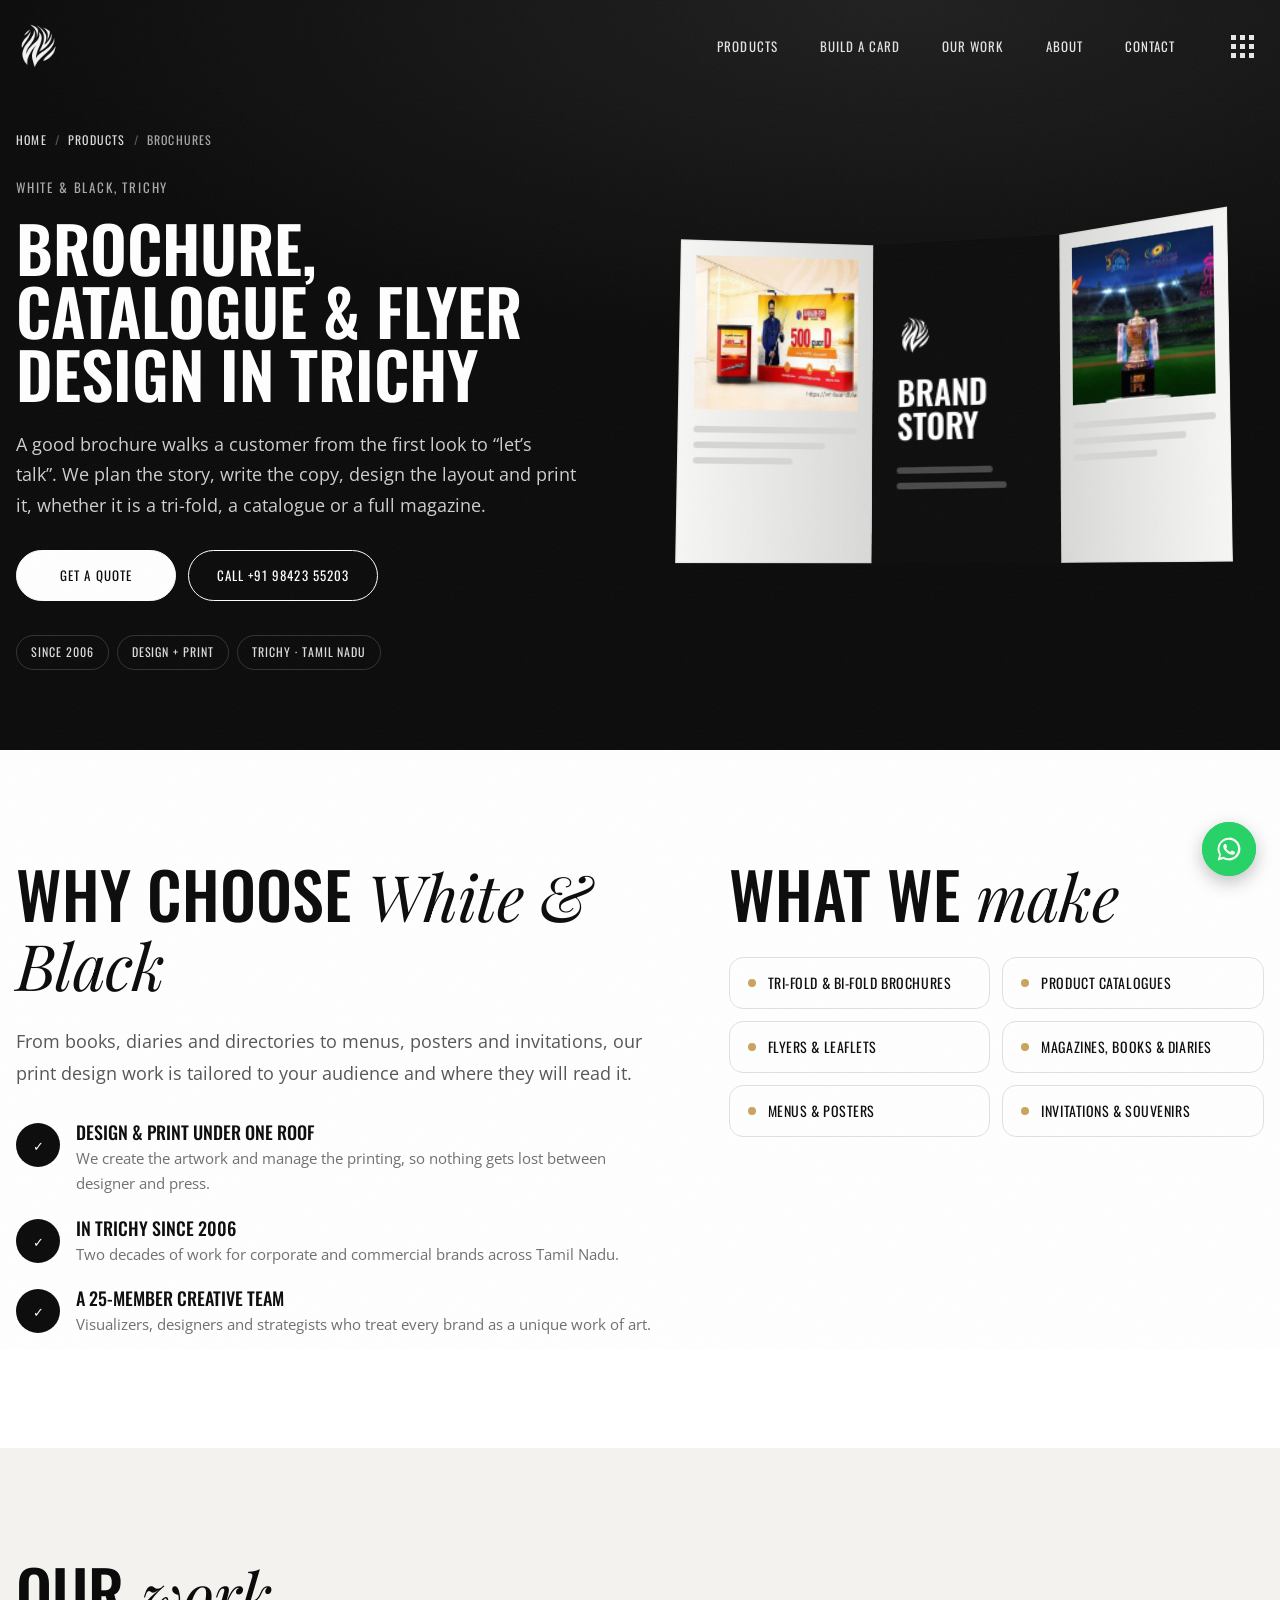
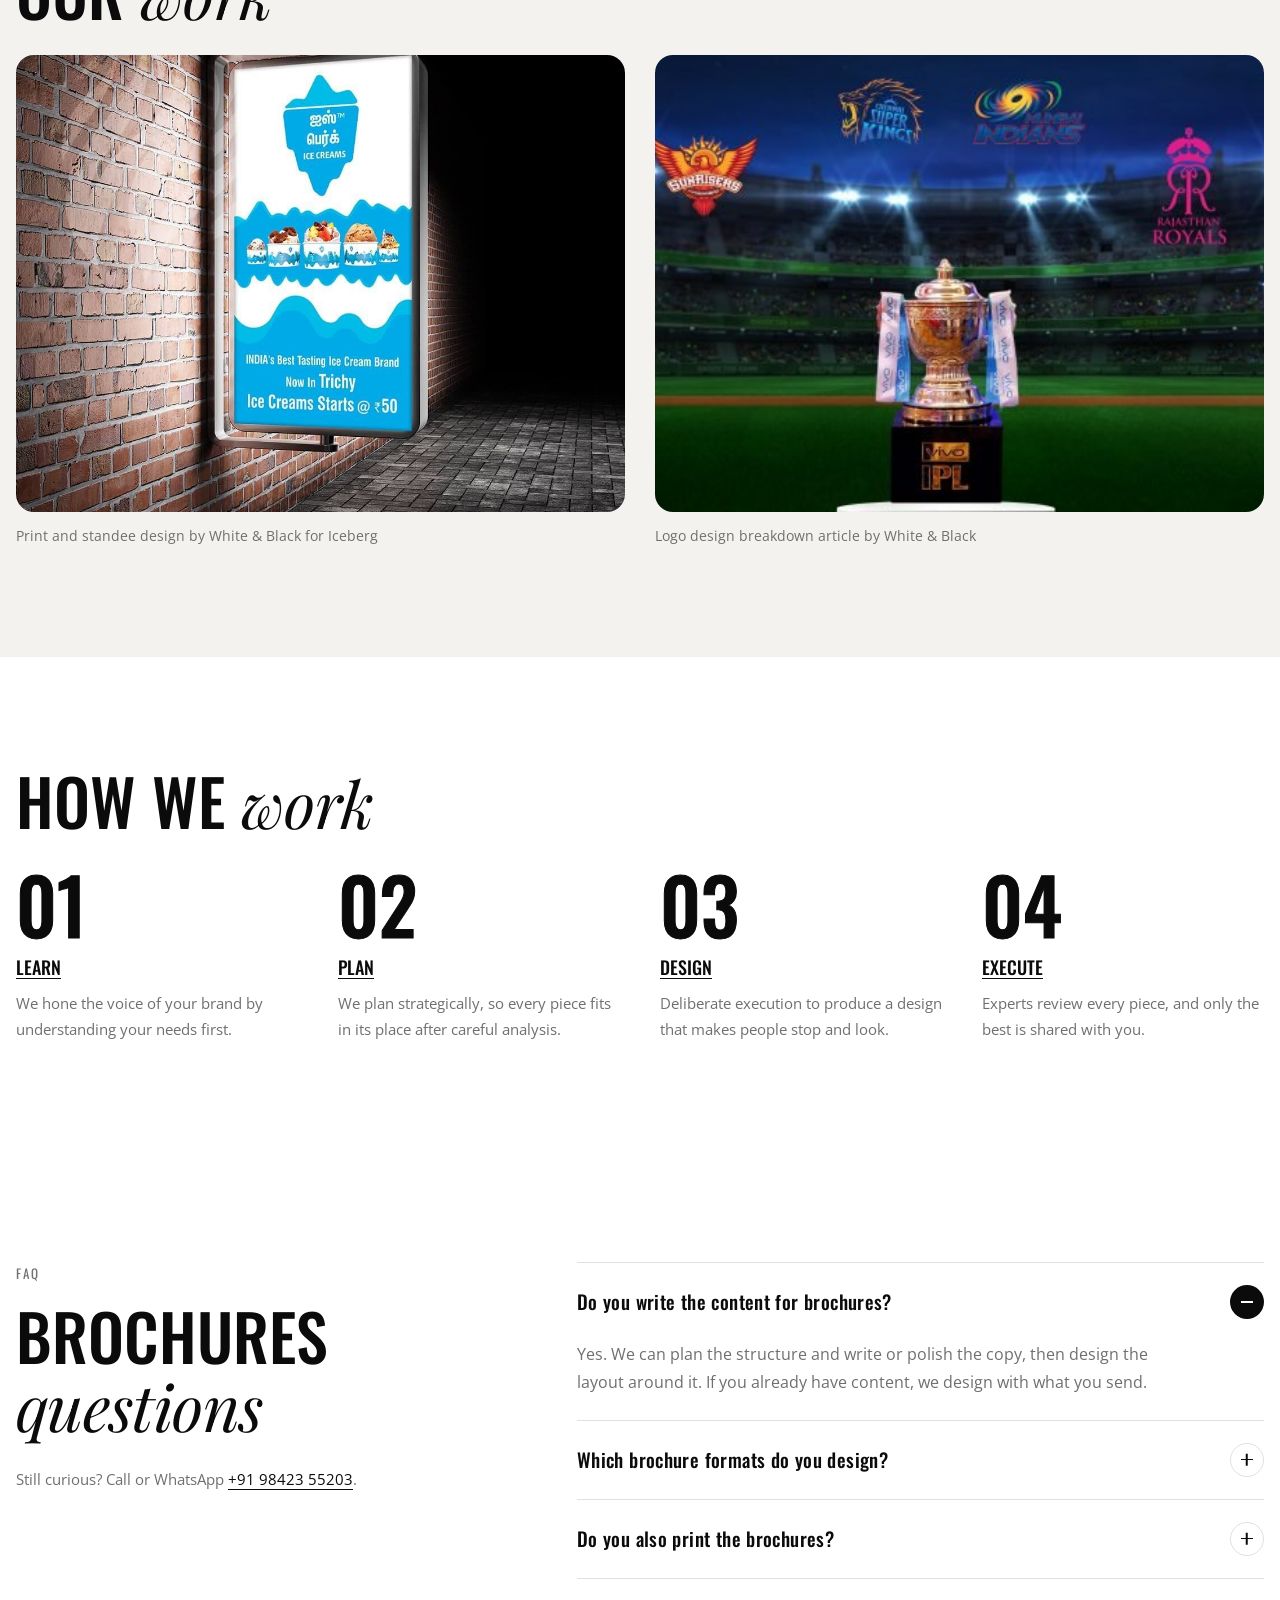
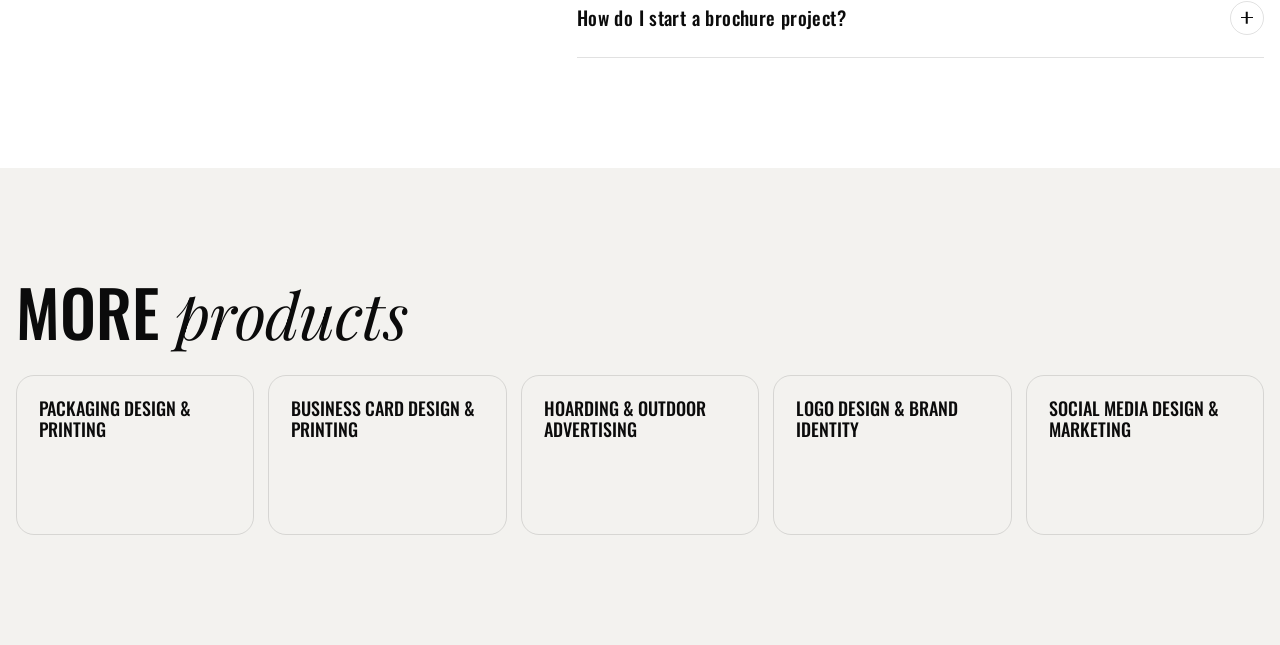
<file: brochure-catalogue-design-trichy/index.html>
<!doctype html>
<html lang="en-IN">
<head>
  <meta charset="utf-8">
  <meta name="viewport" content="width=device-width, initial-scale=1">
  <title>Brochure, Catalogue &amp; Flyer Design and Printing in Trichy | White &amp; Black</title>
  <meta name="description" content="Tri-fold brochures, product catalogues, flyers, menus, magazines and invitations designed and printed in Trichy by White &amp; Black, creative agency since 2006.">
  <link rel="canonical" href="https://whiteandblack.in/brochure-catalogue-design-trichy/">
  <meta name="robots" content="index, follow, max-image-preview:large, max-snippet:-1">
  <meta name="theme-color" content="#0b0b0b">
  <meta name="geo.region" content="IN-TN">
  <meta name="geo.placename" content="Tiruchirappalli, Tamil Nadu">
  <meta property="og:type" content="website">
  <meta property="og:site_name" content="White &amp; Black">
  <meta property="og:locale" content="en_IN">
  <meta property="og:title" content="Brochure, Catalogue &amp; Flyer Design and Printing in Trichy | White &amp; Black">
  <meta property="og:description" content="Tri-fold brochures, product catalogues, flyers, menus, magazines and invitations designed and printed in Trichy by White &amp; Black, creative agency since 2006.">
  <meta property="og:url" content="https://whiteandblack.in/brochure-catalogue-design-trichy/">
  <meta property="og:image" content="https://whiteandblack.in/images/case-1.jpg">
  <meta name="twitter:card" content="summary_large_image">
  <meta name="twitter:site" content="@whitenblackin">
  <meta name="twitter:title" content="Brochure, Catalogue &amp; Flyer Design and Printing in Trichy | White &amp; Black">
  <meta name="twitter:description" content="Tri-fold brochures, product catalogues, flyers, menus, magazines and invitations designed and printed in Trichy by White &amp; Black, creative agency since 2006.">
  <meta name="twitter:image" content="https://whiteandblack.in/images/case-1.jpg">
  <link rel="icon" type="image/png" href="../images/logo.png">
  <link rel="apple-touch-icon" href="../images/logo.png">
  <link rel="preconnect" href="https://fonts.googleapis.com">
  <link rel="preconnect" href="https://fonts.gstatic.com" crossorigin>
  <link href="https://fonts.googleapis.com/css2?family=Oswald:wght@300;400;500;600;700&family=Open+Sans:wght@400;600&family=Playfair+Display:ital,wght@1,400;1,600&display=swap" rel="stylesheet">
  <link rel="stylesheet" href="../style.css?v=19">
  <link rel="stylesheet" href="../product.css?v=4">
  <script type="application/ld+json">
{
  "@context": "https://schema.org",
  "@graph": [
    {
      "@type": "Service",
      "@id": "https://whiteandblack.in/brochure-catalogue-design-trichy/#service",
      "name": "Brochure & Catalogue Design",
      "serviceType": "Brochure & Catalogue Design",
      "description": "Tri-fold brochures, product catalogues, flyers, menus, magazines and invitations designed and printed in Trichy by White & Black, creative agency since 2006.",
      "url": "https://whiteandblack.in/brochure-catalogue-design-trichy/",
      "image": "https://whiteandblack.in/images/case-1.jpg",
      "areaServed": [
        {
          "@type": "City",
          "name": "Tiruchirappalli"
        },
        {
          "@type": "State",
          "name": "Tamil Nadu"
        }
      ],
      "provider": {
        "@type": "ProfessionalService",
        "@id": "https://whiteandblack.in/#business",
        "name": "White & Black",
        "url": "https://whiteandblack.in/",
        "telephone": "+919842355203",
        "email": "mail@whiteandblack.in",
        "image": "https://whiteandblack.in/images/hero-1.jpg",
        "address": {
          "@type": "PostalAddress",
          "streetAddress": "D46A, ABC Lotus Arcade, 6th Cross, Thillai Nagar East Extension",
          "addressLocality": "Tiruchirappalli",
          "addressRegion": "Tamil Nadu",
          "postalCode": "620018",
          "addressCountry": "IN"
        }
      },
      "hasOfferCatalog": {
        "@type": "OfferCatalog",
        "name": "Brochure & Catalogue Design",
        "itemListElement": [
          {
            "@type": "Offer",
            "itemOffered": {
              "@type": "Service",
              "name": "Tri-fold & bi-fold brochures"
            }
          },
          {
            "@type": "Offer",
            "itemOffered": {
              "@type": "Service",
              "name": "Product catalogues"
            }
          },
          {
            "@type": "Offer",
            "itemOffered": {
              "@type": "Service",
              "name": "Flyers & leaflets"
            }
          },
          {
            "@type": "Offer",
            "itemOffered": {
              "@type": "Service",
              "name": "Magazines, books & diaries"
            }
          },
          {
            "@type": "Offer",
            "itemOffered": {
              "@type": "Service",
              "name": "Menus & posters"
            }
          },
          {
            "@type": "Offer",
            "itemOffered": {
              "@type": "Service",
              "name": "Invitations & souvenirs"
            }
          }
        ]
      }
    },
    {
      "@type": "WebPage",
      "@id": "https://whiteandblack.in/brochure-catalogue-design-trichy/#webpage",
      "url": "https://whiteandblack.in/brochure-catalogue-design-trichy/",
      "name": "Brochure, Catalogue & Flyer Design and Printing in Trichy | White & Black",
      "description": "Tri-fold brochures, product catalogues, flyers, menus, magazines and invitations designed and printed in Trichy by White & Black, creative agency since 2006.",
      "isPartOf": {
        "@id": "https://whiteandblack.in/#website"
      },
      "about": {
        "@id": "https://whiteandblack.in/brochure-catalogue-design-trichy/#service"
      },
      "breadcrumb": {
        "@id": "https://whiteandblack.in/brochure-catalogue-design-trichy/#breadcrumb"
      },
      "inLanguage": "en-IN",
      "primaryImageOfPage": "https://whiteandblack.in/images/case-1.jpg"
    },
    {
      "@type": "BreadcrumbList",
      "@id": "https://whiteandblack.in/brochure-catalogue-design-trichy/#breadcrumb",
      "itemListElement": [
        {
          "@type": "ListItem",
          "position": 1,
          "name": "Home",
          "item": "https://whiteandblack.in/"
        },
        {
          "@type": "ListItem",
          "position": 2,
          "name": "Products",
          "item": "https://whiteandblack.in/#services"
        },
        {
          "@type": "ListItem",
          "position": 3,
          "name": "Brochure & Catalogue Design",
          "item": "https://whiteandblack.in/brochure-catalogue-design-trichy/"
        }
      ]
    },
    {
      "@type": "FAQPage",
      "@id": "https://whiteandblack.in/brochure-catalogue-design-trichy/#faq",
      "mainEntity": [
        {
          "@type": "Question",
          "name": "Do you write the content for brochures?",
          "acceptedAnswer": {
            "@type": "Answer",
            "text": "Yes. We can plan the structure and write or polish the copy, then design the layout around it. If you already have content, we design with what you send."
          }
        },
        {
          "@type": "Question",
          "name": "Which brochure formats do you design?",
          "acceptedAnswer": {
            "@type": "Answer",
            "text": "Tri-fold, bi-fold and multi-page brochures, product catalogues, flyers, leaflets, magazines, menus, directories, diaries and invitations."
          }
        },
        {
          "@type": "Question",
          "name": "Do you also print the brochures?",
          "acceptedAnswer": {
            "@type": "Answer",
            "text": "Yes. As a print partner we prepare print-ready files and manage the printing, so the colours and folds come out as designed."
          }
        },
        {
          "@type": "Question",
          "name": "How do I start a brochure project?",
          "acceptedAnswer": {
            "@type": "Answer",
            "text": "Call or WhatsApp us on +91 98423 55203 or send your requirement through the quote form with the format, page count and quantity you need."
          }
        }
      ]
    }
  ]
}
  </script>
</head>
<body class="ppage" data-product="Brochure &amp; Catalogue Design">

  <header class="header" id="header">
    <div class="container header__inner">
      <a href="../" class="logo" aria-label="Home"><span class="logo-mask"></span></a>
      <nav class="nav">
        <a href="../#services" class="roll">Products</a>
        <a href="../#build" class="roll">Build a Card</a>
        <a href="../#work" class="roll">Our Work</a>
        <a href="../#about" class="roll">About</a>
        <a href="../#contact" class="roll">Contact</a>
      </nav>
      <button class="grid-btn" id="menuBtn" aria-label="Open menu" aria-expanded="false" data-magnetic="0.4">
        <span></span><span></span><span></span><span></span><span></span><span></span><span></span><span></span><span></span>
      </button>
    </div>
  </header>

  <div class="menu" id="menu" aria-hidden="true" data-lenis-prevent>
    <div class="menu__bg"></div>
    <div class="container menu__inner">
      <nav class="menu__nav">
        <a href="../#products" style="--i:0"><span class="menu__mask"><span class="menu__txt">Products</span></span></a>
        <a href="../#services" style="--i:1"><span class="menu__mask"><span class="menu__txt">Services</span></span></a>
        <a href="../#build" style="--i:2"><span class="menu__mask"><span class="menu__txt">Build a Card</span></span></a>
        <a href="../#work" style="--i:3"><span class="menu__mask"><span class="menu__txt">Our Work</span></span></a>
        <a href="../#about" style="--i:4"><span class="menu__mask"><span class="menu__txt">About</span></span></a>
        <a href="../#contact" style="--i:5"><span class="menu__mask"><span class="menu__txt">Contact</span></span></a>
      </nav>
      <div class="menu__side">
        <p class="label">Say hello</p>
        <a href="mailto:mail@whiteandblack.in" class="menu__mail">mail@whiteandblack.in</a>
        <p>D46A, ABC Lotus Arcade, 6th Cross, Thillai Nagar East Extn., Trichy 620018 · <a href="tel:+919842355203">+91 98423 55203</a></p>
        <div class="menu__social"><a href="https://www.facebook.com/whiteandblackindia/" target="_blank" rel="noopener">Facebook</a><a href="https://www.instagram.com/whiteandblack_in/" target="_blank" rel="noopener">Instagram</a><a href="https://www.linkedin.com/company/whiteandblackindia" target="_blank" rel="noopener">LinkedIn</a><a href="https://twitter.com/whitenblackin" target="_blank" rel="noopener">Twitter</a></div>
      </div>
    </div>
  </div>

  <main>
    <section class="phero">
      <div class="container phero__grid">
        <div>
          <nav class="crumbs" aria-label="Breadcrumb"><ol><li><a href="../">Home</a></li><li><a href="../#services">Products</a></li><li aria-current="page">Brochures</li></ol></nav>
          <p class="label">White &amp; Black, Trichy</p>
          <h1>Brochure, Catalogue &amp; Flyer Design in Trichy</h1>
          <p class="phero__intro">A good brochure walks a customer from the first look to “let’s talk”. We plan the story, write the copy, design the layout and print it, whether it is a tri-fold, a catalogue or a full magazine.</p>
          <div class="phero__cta">
            <button class="btn" data-open-popup>Get a Quote</button>
            <a href="tel:+919842355203" class="btn btn--ghost">Call +91 98423 55203</a>
          </div>
          <ul class="phero__facts"><li>Since 2006</li><li>Design + Print</li><li>Trichy · Tamil Nadu</li></ul>
        </div>
        <div class="pvisual" aria-hidden="true">
          <div class="prod is-active">
            <div class="tilt tilt--tri">
              <div class="trifold" id="trifold">
                <div class="tri tri--left"><div class="tri__img" style="background-image:url(../images/case-3.jpg)"></div><i></i><i></i><i></i></div>
                <div class="tri tri--mid"><span class="logo-mask"></span><b>Brand<br>Story</b><i></i><i></i></div>
                <div class="tri tri--right"><div class="tri__img" style="background-image:url(../images/blog-2.jpg)"></div><i></i><i></i><i></i></div>
              </div>
            </div>
          </div>
        </div>
      </div>
    </section>

    <section class="psec pabout">
      <div class="container pabout__grid">
        <div class="pabout__text">
          <h2 class="section-title" data-reveal>Why choose <em>White &amp; Black</em></h2>
          <p data-reveal>From books, diaries and directories to menus, posters and invitations, our print design work is tailored to your audience and where they will read it.</p>
          <ul class="reasons">
            <li data-reveal><i>&#10003;</i><div><h3>Design &amp; print under one roof</h3><p>We create the artwork and manage the printing, so nothing gets lost between designer and press.</p></div></li>
            <li data-reveal><i>&#10003;</i><div><h3>In Trichy since 2006</h3><p>Two decades of work for corporate and commercial brands across Tamil Nadu.</p></div></li>
            <li data-reveal><i>&#10003;</i><div><h3>A 25-member creative team</h3><p>Visualizers, designers and strategists who treat every brand as a unique work of art.</p></div></li>
          </ul>
        </div>
        <div>
          <h2 class="section-title" data-reveal>What we <em>make</em></h2>
          <ul class="items" data-reveal><li>Tri-fold &amp; bi-fold brochures</li><li>Product catalogues</li><li>Flyers &amp; leaflets</li><li>Magazines, books &amp; diaries</li><li>Menus &amp; posters</li><li>Invitations &amp; souvenirs</li></ul>
        </div>
      </div>
    </section>

    <section class="psec psec--cream pwork">
      <div class="container">
        <h2 class="section-title" data-reveal>Our <em>work</em></h2>
        <div class="pwork__grid"><figure data-reveal><img src="../images/case-1.jpg" alt="Print and standee design by White &amp; Black for Iceberg" loading="lazy" decoding="async"><figcaption>Print and standee design by White &amp; Black for Iceberg</figcaption></figure><figure data-reveal><img src="../images/blog-2.jpg" alt="Logo design breakdown article by White &amp; Black" loading="lazy" decoding="async"><figcaption>Logo design breakdown article by White &amp; Black</figcaption></figure></div>
      </div>
    </section>

    <section class="psec process">
      <div class="container">
        <h2 class="section-title" data-reveal>How we <em>work</em></h2>
        <div class="steps"><div class="step is-active"><span class="step__num">01</span><h3 class="step__t">Learn</h3><p>We hone the voice of your brand by understanding your needs first.</p></div><div class="step is-active"><span class="step__num">02</span><h3 class="step__t">Plan</h3><p>We plan strategically, so every piece fits in its place after careful analysis.</p></div><div class="step is-active"><span class="step__num">03</span><h3 class="step__t">Design</h3><p>Deliberate execution to produce a design that makes people stop and look.</p></div><div class="step is-active"><span class="step__num">04</span><h3 class="step__t">Execute</h3><p>Experts review every piece, and only the best is shared with you.</p></div></div>
      </div>
    </section>

    <section class="psec faq" id="faq">
      <div class="container faq__grid">
        <div class="faq__head">
          <p class="label">FAQ</p>
          <h2 class="section-title">Brochures <em>questions</em></h2>
          <p class="faq__note">Still curious? Call or WhatsApp <a href="tel:+919842355203">+91 98423 55203</a>.</p>
        </div>
        <div class="faq__list">
          <details class="faq__item" name="faq" open><summary><h3 class="faq__q">Do you write the content for brochures?</h3><i></i></summary><p class="faq__a">Yes. We can plan the structure and write or polish the copy, then design the layout around it. If you already have content, we design with what you send.</p></details>
          <details class="faq__item" name="faq"><summary><h3 class="faq__q">Which brochure formats do you design?</h3><i></i></summary><p class="faq__a">Tri-fold, bi-fold and multi-page brochures, product catalogues, flyers, leaflets, magazines, menus, directories, diaries and invitations.</p></details>
          <details class="faq__item" name="faq"><summary><h3 class="faq__q">Do you also print the brochures?</h3><i></i></summary><p class="faq__a">Yes. As a print partner we prepare print-ready files and manage the printing, so the colours and folds come out as designed.</p></details>
          <details class="faq__item" name="faq"><summary><h3 class="faq__q">How do I start a brochure project?</h3><i></i></summary><p class="faq__a">Call or WhatsApp us on +91 98423 55203 or send your requirement through the quote form with the format, page count and quantity you need.</p></details>
        </div>
      </div>
    </section>

    <section class="psec psec--cream pmore">
      <div class="container">
        <h2 class="section-title" data-reveal>More <em>products</em></h2>
        <div class="pmore__grid" data-reveal><a href="../packaging-design-printing-trichy/" class="pm"><b>Packaging Design &amp; Printing</b></a><a href="../business-card-printing-trichy/" class="pm"><b>Business Card Design &amp; Printing</b></a><a href="../hoarding-outdoor-advertising-trichy/" class="pm"><b>Hoarding &amp; Outdoor Advertising</b></a><a href="../logo-design-branding-trichy/" class="pm"><b>Logo Design &amp; Brand Identity</b></a><a href="../social-media-marketing-trichy/" class="pm"><b>Social Media Design &amp; Marketing</b></a></div>
      </div>
    </section>
  </main>

  

  <div class="popup" id="popup" aria-hidden="true">
    <form class="popup__box" id="popupForm" data-lenis-prevent>
      <button type="button" class="popup__close" id="popupClose" aria-label="Close">&times;</button>
      <h4>Your Requirements</h4>
      <label>Name *<input required></label>
      <label>Email *<input type="email" required></label>
      <label>Phone *<input type="tel" required></label>
      <label>Location *<input required></label>
      <fieldset>
        <legend>Looking for *</legend>
        <label class="chk"><input type="checkbox"> Branding &amp; Print</label>
        <label class="chk"><input type="checkbox"> Logo Design</label>
        <label class="chk"><input type="checkbox"> Outdoor Advertisement</label>
        <label class="chk"><input type="checkbox"> Product Packaging Design</label>
        <label class="chk"><input type="checkbox"> Printing Design</label>
        <label class="chk"><input type="checkbox"> Social Media</label>
        <label class="chk"><input type="checkbox"> Others</label>
      </fieldset>
      <label>Notes<input id="popupNotes" placeholder="Anything we should know"></label>
      <button class="btn" type="submit">Submit</button>
    </form>
  </div>

  <a href="https://wa.me/919842355203" class="whatsapp" aria-label="Chat with White &amp; Black on WhatsApp" target="_blank" rel="noopener">
    <svg viewBox="0 0 32 32" width="28" height="28"><path fill="#fff" d="M16 3a13 13 0 0 0-11.2 19.6L3 29l6.6-1.7A13 13 0 1 0 16 3zm0 23.6c-2 0-4-.6-5.7-1.6l-.4-.2-3.9 1 1-3.8-.3-.4A10.6 10.6 0 1 1 16 26.6zm5.8-7.9c-.3-.2-1.9-.9-2.2-1s-.5-.2-.7.2-.8 1-1 1.2-.4.2-.7 0a8.7 8.7 0 0 1-4.3-3.7c-.3-.6.3-.5.9-1.7.1-.2 0-.4 0-.5l-1-2.4c-.3-.6-.5-.5-.7-.5h-.6c-.2 0-.6.1-.9.4s-1.1 1.1-1.1 2.7 1.2 3.2 1.3 3.4 2.3 3.5 5.6 4.9c2.1.9 2.9 1 4 .8.6-.1 1.9-.8 2.2-1.5s.3-1.4.2-1.5-.3-.3-.6-.4z"/></svg>
  </a>

  <script src="../product.js?v=2"></script>
</body>
</html>
</file>
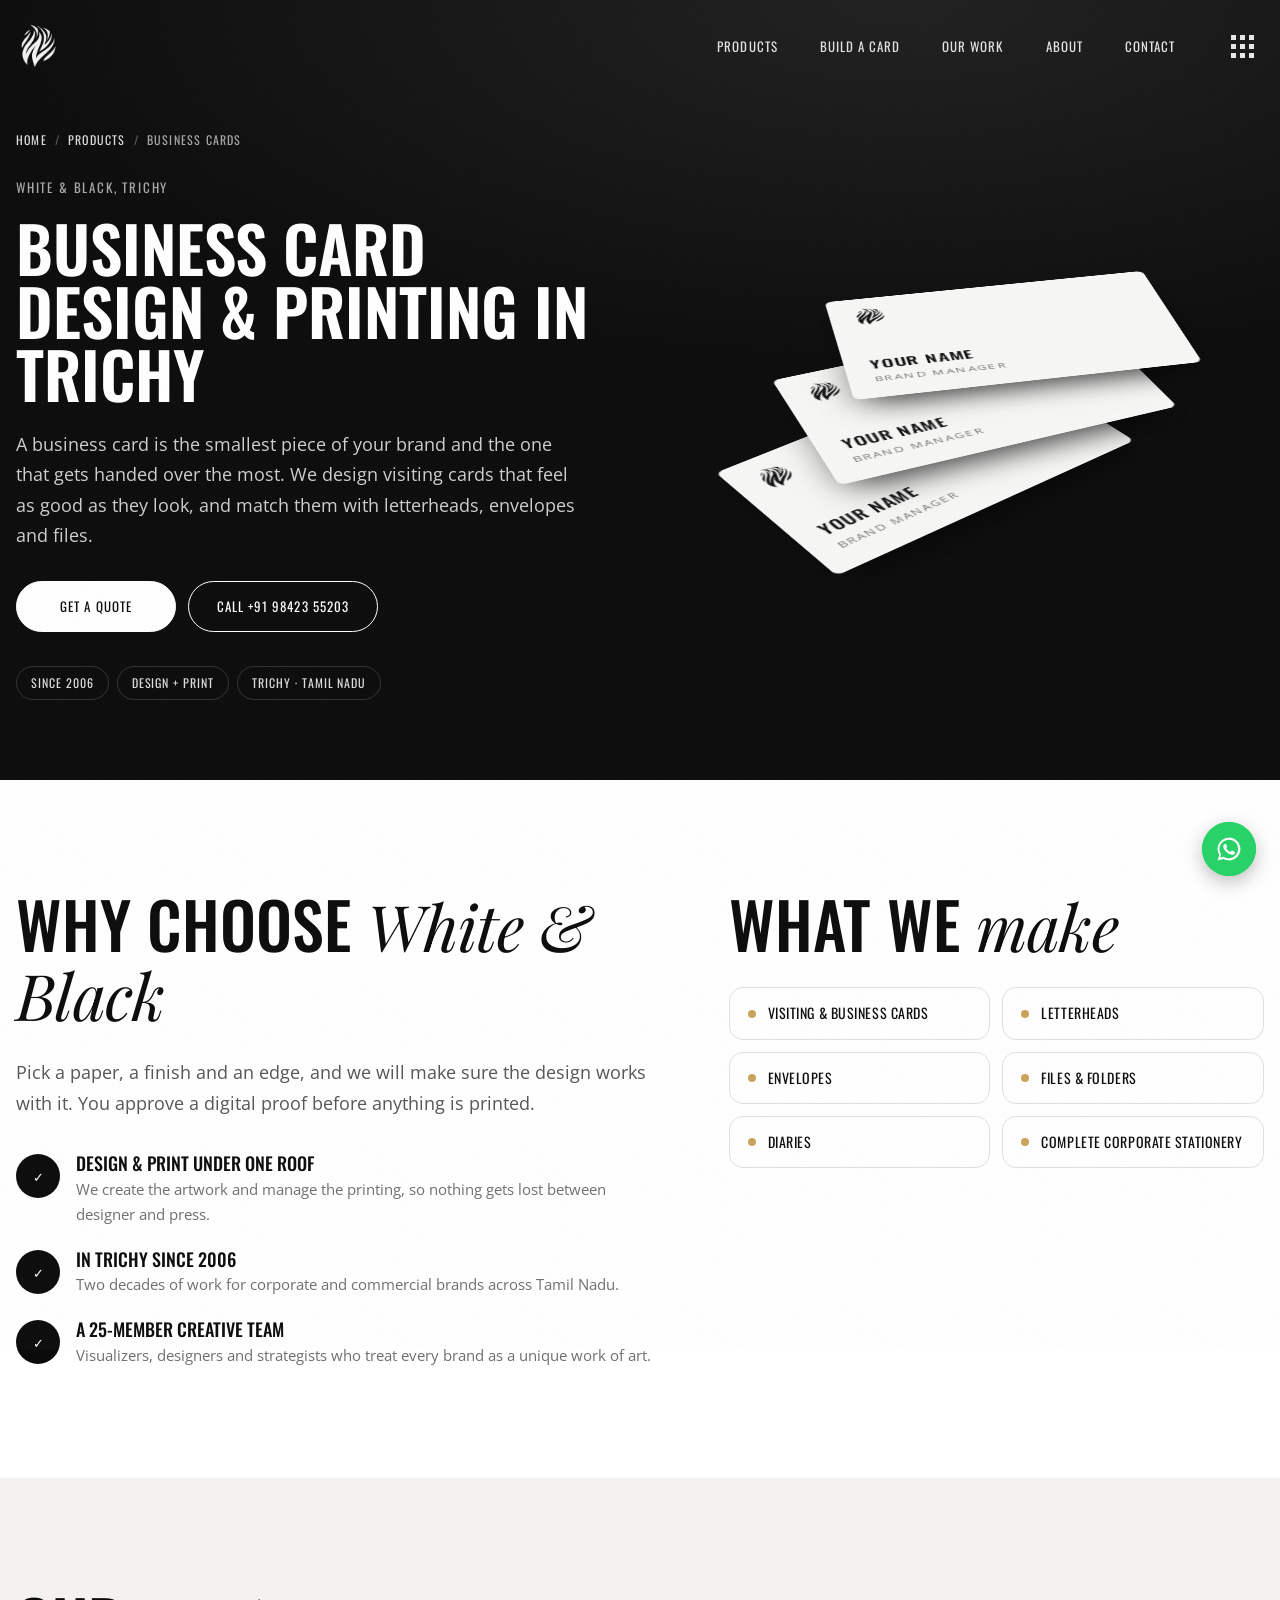
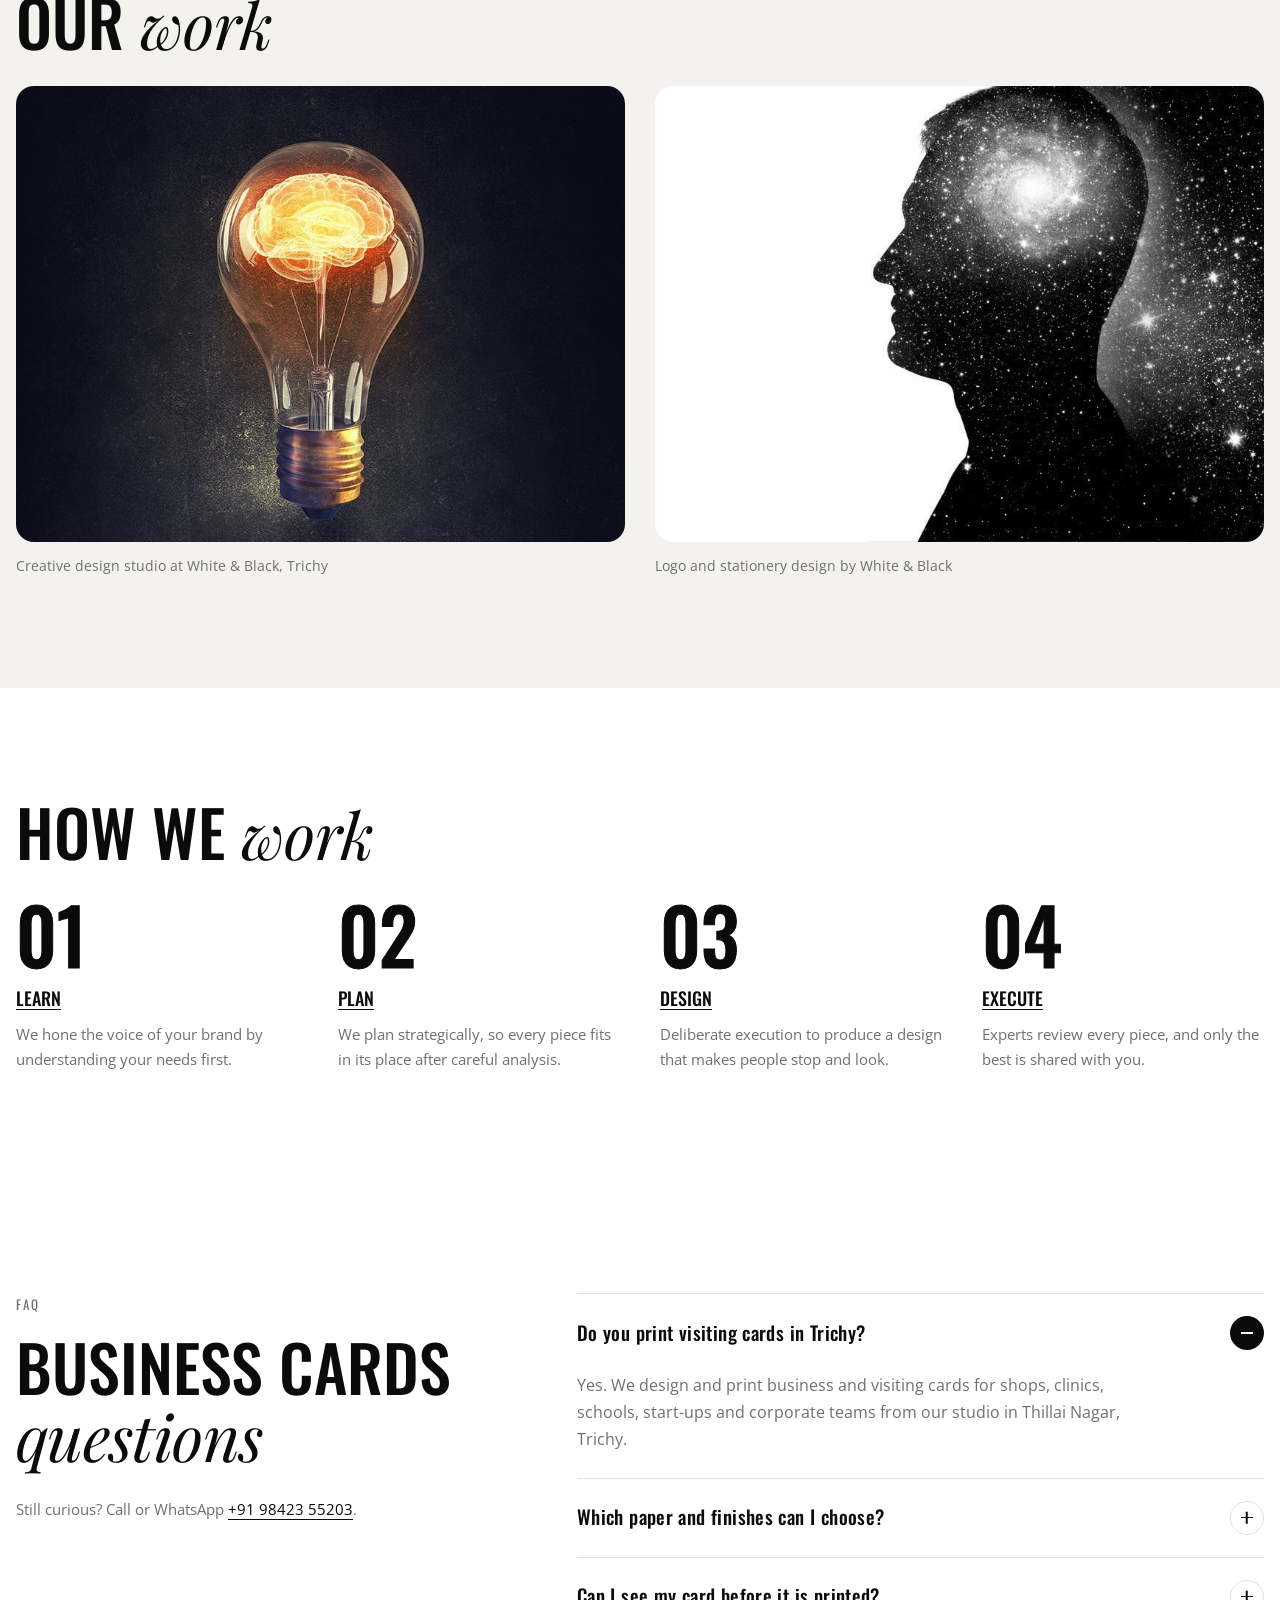
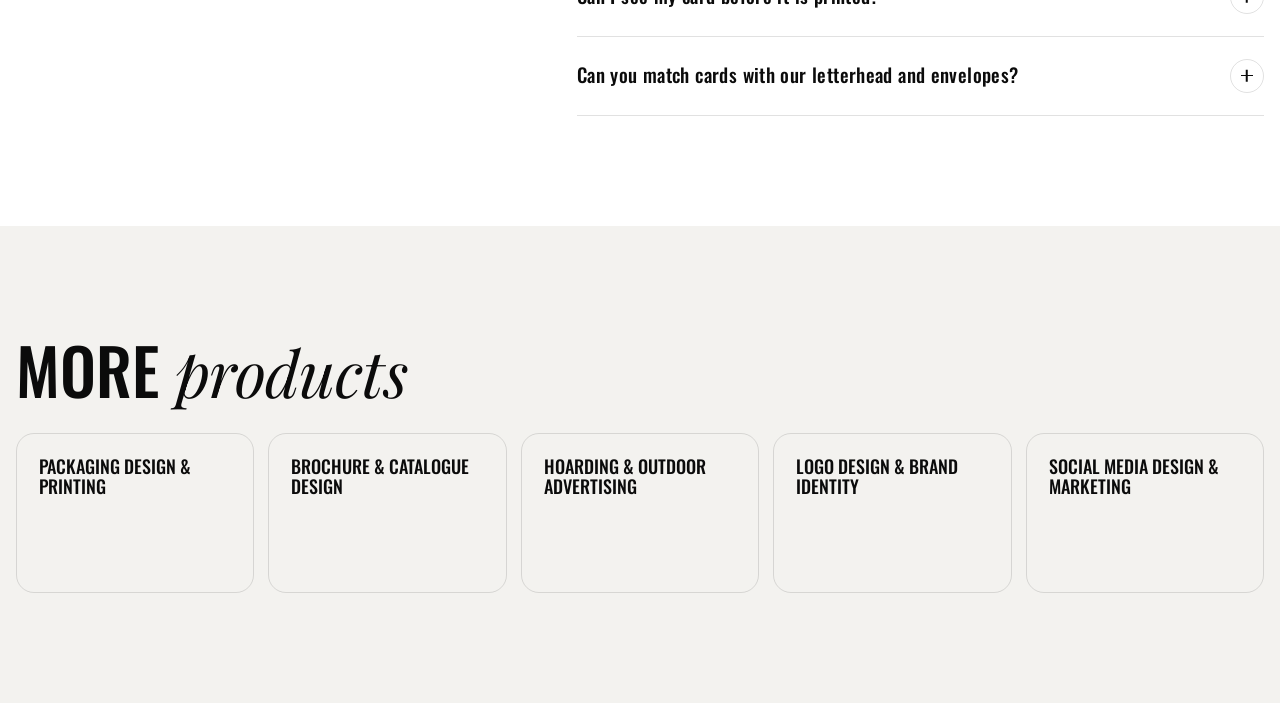
<file: business-card-printing-trichy/index.html>
<!doctype html>
<html lang="en-IN">
<head>
  <meta charset="utf-8">
  <meta name="viewport" content="width=device-width, initial-scale=1">
  <title>Business Card &amp; Visiting Card Printing in Trichy | White &amp; Black</title>
  <meta name="description" content="Visiting card and business card design and printing in Trichy — matte, gloss, kraft, rounded and foil finishes, plus letterheads and stationery by White &amp; Black.">
  <link rel="canonical" href="https://whiteandblack.in/business-card-printing-trichy/">
  <meta name="robots" content="index, follow, max-image-preview:large, max-snippet:-1">
  <meta name="theme-color" content="#0b0b0b">
  <meta name="geo.region" content="IN-TN">
  <meta name="geo.placename" content="Tiruchirappalli, Tamil Nadu">
  <meta property="og:type" content="website">
  <meta property="og:site_name" content="White &amp; Black">
  <meta property="og:locale" content="en_IN">
  <meta property="og:title" content="Business Card &amp; Visiting Card Printing in Trichy | White &amp; Black">
  <meta property="og:description" content="Visiting card and business card design and printing in Trichy — matte, gloss, kraft, rounded and foil finishes, plus letterheads and stationery by White &amp; Black.">
  <meta property="og:url" content="https://whiteandblack.in/business-card-printing-trichy/">
  <meta property="og:image" content="https://whiteandblack.in/images/hero-2.jpg">
  <meta name="twitter:card" content="summary_large_image">
  <meta name="twitter:site" content="@whitenblackin">
  <meta name="twitter:title" content="Business Card &amp; Visiting Card Printing in Trichy | White &amp; Black">
  <meta name="twitter:description" content="Visiting card and business card design and printing in Trichy — matte, gloss, kraft, rounded and foil finishes, plus letterheads and stationery by White &amp; Black.">
  <meta name="twitter:image" content="https://whiteandblack.in/images/hero-2.jpg">
  <link rel="icon" type="image/png" href="../images/logo.png">
  <link rel="apple-touch-icon" href="../images/logo.png">
  <link rel="preconnect" href="https://fonts.googleapis.com">
  <link rel="preconnect" href="https://fonts.gstatic.com" crossorigin>
  <link href="https://fonts.googleapis.com/css2?family=Oswald:wght@300;400;500;600;700&family=Open+Sans:wght@400;600&family=Playfair+Display:ital,wght@1,400;1,600&display=swap" rel="stylesheet">
  <link rel="stylesheet" href="../style.css?v=19">
  <link rel="stylesheet" href="../product.css?v=4">
  <script type="application/ld+json">
{
  "@context": "https://schema.org",
  "@graph": [
    {
      "@type": "Service",
      "@id": "https://whiteandblack.in/business-card-printing-trichy/#service",
      "name": "Business Card Design & Printing",
      "serviceType": "Business Card Design & Printing",
      "description": "Visiting card and business card design and printing in Trichy — matte, gloss, kraft, rounded and foil finishes, plus letterheads and stationery by White & Black.",
      "url": "https://whiteandblack.in/business-card-printing-trichy/",
      "image": "https://whiteandblack.in/images/hero-2.jpg",
      "areaServed": [
        {
          "@type": "City",
          "name": "Tiruchirappalli"
        },
        {
          "@type": "State",
          "name": "Tamil Nadu"
        }
      ],
      "provider": {
        "@type": "ProfessionalService",
        "@id": "https://whiteandblack.in/#business",
        "name": "White & Black",
        "url": "https://whiteandblack.in/",
        "telephone": "+919842355203",
        "email": "mail@whiteandblack.in",
        "image": "https://whiteandblack.in/images/hero-1.jpg",
        "address": {
          "@type": "PostalAddress",
          "streetAddress": "D46A, ABC Lotus Arcade, 6th Cross, Thillai Nagar East Extension",
          "addressLocality": "Tiruchirappalli",
          "addressRegion": "Tamil Nadu",
          "postalCode": "620018",
          "addressCountry": "IN"
        }
      },
      "hasOfferCatalog": {
        "@type": "OfferCatalog",
        "name": "Business Card Design & Printing",
        "itemListElement": [
          {
            "@type": "Offer",
            "itemOffered": {
              "@type": "Service",
              "name": "Visiting & business cards"
            }
          },
          {
            "@type": "Offer",
            "itemOffered": {
              "@type": "Service",
              "name": "Letterheads"
            }
          },
          {
            "@type": "Offer",
            "itemOffered": {
              "@type": "Service",
              "name": "Envelopes"
            }
          },
          {
            "@type": "Offer",
            "itemOffered": {
              "@type": "Service",
              "name": "Files & folders"
            }
          },
          {
            "@type": "Offer",
            "itemOffered": {
              "@type": "Service",
              "name": "Diaries"
            }
          },
          {
            "@type": "Offer",
            "itemOffered": {
              "@type": "Service",
              "name": "Complete corporate stationery"
            }
          }
        ]
      }
    },
    {
      "@type": "WebPage",
      "@id": "https://whiteandblack.in/business-card-printing-trichy/#webpage",
      "url": "https://whiteandblack.in/business-card-printing-trichy/",
      "name": "Business Card & Visiting Card Printing in Trichy | White & Black",
      "description": "Visiting card and business card design and printing in Trichy — matte, gloss, kraft, rounded and foil finishes, plus letterheads and stationery by White & Black.",
      "isPartOf": {
        "@id": "https://whiteandblack.in/#website"
      },
      "about": {
        "@id": "https://whiteandblack.in/business-card-printing-trichy/#service"
      },
      "breadcrumb": {
        "@id": "https://whiteandblack.in/business-card-printing-trichy/#breadcrumb"
      },
      "inLanguage": "en-IN",
      "primaryImageOfPage": "https://whiteandblack.in/images/hero-2.jpg"
    },
    {
      "@type": "BreadcrumbList",
      "@id": "https://whiteandblack.in/business-card-printing-trichy/#breadcrumb",
      "itemListElement": [
        {
          "@type": "ListItem",
          "position": 1,
          "name": "Home",
          "item": "https://whiteandblack.in/"
        },
        {
          "@type": "ListItem",
          "position": 2,
          "name": "Products",
          "item": "https://whiteandblack.in/#services"
        },
        {
          "@type": "ListItem",
          "position": 3,
          "name": "Business Card Design & Printing",
          "item": "https://whiteandblack.in/business-card-printing-trichy/"
        }
      ]
    },
    {
      "@type": "FAQPage",
      "@id": "https://whiteandblack.in/business-card-printing-trichy/#faq",
      "mainEntity": [
        {
          "@type": "Question",
          "name": "Do you print visiting cards in Trichy?",
          "acceptedAnswer": {
            "@type": "Answer",
            "text": "Yes. We design and print business and visiting cards for shops, clinics, schools, start-ups and corporate teams from our studio in Thillai Nagar, Trichy."
          }
        },
        {
          "@type": "Question",
          "name": "Which paper and finishes can I choose?",
          "acceptedAnswer": {
            "@type": "Answer",
            "text": "We can suggest smooth white, black, textured and kraft stocks, with matte, gloss, foil or spot UV finishes and square or rounded corners. Try the card builder on our homepage to preview a combination."
          }
        },
        {
          "@type": "Question",
          "name": "Can I see my card before it is printed?",
          "acceptedAnswer": {
            "@type": "Answer",
            "text": "Yes. You receive a digital proof to check names, numbers and colours, and we print only after you approve it."
          }
        },
        {
          "@type": "Question",
          "name": "Can you match cards with our letterhead and envelopes?",
          "acceptedAnswer": {
            "@type": "Answer",
            "text": "Yes. We design complete stationery sets so your cards, letterheads, envelopes and files all carry the same identity."
          }
        }
      ]
    }
  ]
}
  </script>
</head>
<body class="ppage" data-product="Business Card Design &amp; Printing">

  <header class="header" id="header">
    <div class="container header__inner">
      <a href="../" class="logo" aria-label="Home"><span class="logo-mask"></span></a>
      <nav class="nav">
        <a href="../#services" class="roll">Products</a>
        <a href="../#build" class="roll">Build a Card</a>
        <a href="../#work" class="roll">Our Work</a>
        <a href="../#about" class="roll">About</a>
        <a href="../#contact" class="roll">Contact</a>
      </nav>
      <button class="grid-btn" id="menuBtn" aria-label="Open menu" aria-expanded="false" data-magnetic="0.4">
        <span></span><span></span><span></span><span></span><span></span><span></span><span></span><span></span><span></span>
      </button>
    </div>
  </header>

  <div class="menu" id="menu" aria-hidden="true" data-lenis-prevent>
    <div class="menu__bg"></div>
    <div class="container menu__inner">
      <nav class="menu__nav">
        <a href="../#products" style="--i:0"><span class="menu__mask"><span class="menu__txt">Products</span></span></a>
        <a href="../#services" style="--i:1"><span class="menu__mask"><span class="menu__txt">Services</span></span></a>
        <a href="../#build" style="--i:2"><span class="menu__mask"><span class="menu__txt">Build a Card</span></span></a>
        <a href="../#work" style="--i:3"><span class="menu__mask"><span class="menu__txt">Our Work</span></span></a>
        <a href="../#about" style="--i:4"><span class="menu__mask"><span class="menu__txt">About</span></span></a>
        <a href="../#contact" style="--i:5"><span class="menu__mask"><span class="menu__txt">Contact</span></span></a>
      </nav>
      <div class="menu__side">
        <p class="label">Say hello</p>
        <a href="mailto:mail@whiteandblack.in" class="menu__mail">mail@whiteandblack.in</a>
        <p>D46A, ABC Lotus Arcade, 6th Cross, Thillai Nagar East Extn., Trichy 620018 · <a href="tel:+919842355203">+91 98423 55203</a></p>
        <div class="menu__social"><a href="https://www.facebook.com/whiteandblackindia/" target="_blank" rel="noopener">Facebook</a><a href="https://www.instagram.com/whiteandblack_in/" target="_blank" rel="noopener">Instagram</a><a href="https://www.linkedin.com/company/whiteandblackindia" target="_blank" rel="noopener">LinkedIn</a><a href="https://twitter.com/whitenblackin" target="_blank" rel="noopener">Twitter</a></div>
      </div>
    </div>
  </div>

  <main>
    <section class="phero">
      <div class="container phero__grid">
        <div>
          <nav class="crumbs" aria-label="Breadcrumb"><ol><li><a href="../">Home</a></li><li><a href="../#services">Products</a></li><li aria-current="page">Business Cards</li></ol></nav>
          <p class="label">White &amp; Black, Trichy</p>
          <h1>Business Card Design &amp; Printing in Trichy</h1>
          <p class="phero__intro">A business card is the smallest piece of your brand and the one that gets handed over the most. We design visiting cards that feel as good as they look, and match them with letterheads, envelopes and files.</p>
          <div class="phero__cta">
            <button class="btn" data-open-popup>Get a Quote</button>
            <a href="tel:+919842355203" class="btn btn--ghost">Call +91 98423 55203</a>
          </div>
          <ul class="phero__facts"><li>Since 2006</li><li>Design + Print</li><li>Trichy · Tamil Nadu</li></ul>
        </div>
        <div class="pvisual" aria-hidden="true">
          <div class="prod is-active">
            <div class="tilt tilt--cards">
              <div class="cardstack">
                <div class="bcard bcard--1"><div class="bcard__flip"><div class="bcard__face bcard__front"><span class="logo-mask"></span><b>Your Name</b><small>Brand Manager</small></div><div class="bcard__face bcard__back"><span class="logo-mask"></span></div></div></div>
                <div class="bcard bcard--2"><div class="bcard__flip"><div class="bcard__face bcard__front"><span class="logo-mask"></span><b>Your Name</b><small>Brand Manager</small></div><div class="bcard__face bcard__back"><span class="logo-mask"></span></div></div></div>
                <div class="bcard bcard--3"><div class="bcard__flip" id="heroFlipCard"><div class="bcard__face bcard__front"><span class="logo-mask"></span><b>Your Name</b><small>Brand Manager</small></div><div class="bcard__face bcard__back"><span class="logo-mask"></span></div></div></div>
              </div>
            </div>
          </div>
        </div>
      </div>
    </section>

    <section class="psec pabout">
      <div class="container pabout__grid">
        <div class="pabout__text">
          <h2 class="section-title" data-reveal>Why choose <em>White &amp; Black</em></h2>
          <p data-reveal>Pick a paper, a finish and an edge, and we will make sure the design works with it. You approve a digital proof before anything is printed.</p>
          <ul class="reasons">
            <li data-reveal><i>&#10003;</i><div><h3>Design &amp; print under one roof</h3><p>We create the artwork and manage the printing, so nothing gets lost between designer and press.</p></div></li>
            <li data-reveal><i>&#10003;</i><div><h3>In Trichy since 2006</h3><p>Two decades of work for corporate and commercial brands across Tamil Nadu.</p></div></li>
            <li data-reveal><i>&#10003;</i><div><h3>A 25-member creative team</h3><p>Visualizers, designers and strategists who treat every brand as a unique work of art.</p></div></li>
          </ul>
        </div>
        <div>
          <h2 class="section-title" data-reveal>What we <em>make</em></h2>
          <ul class="items" data-reveal><li>Visiting &amp; business cards</li><li>Letterheads</li><li>Envelopes</li><li>Files &amp; folders</li><li>Diaries</li><li>Complete corporate stationery</li></ul>
        </div>
      </div>
    </section>

    <section class="psec psec--cream pwork">
      <div class="container">
        <h2 class="section-title" data-reveal>Our <em>work</em></h2>
        <div class="pwork__grid"><figure data-reveal><img src="../images/hero-2.jpg" alt="Creative design studio at White &amp; Black, Trichy" loading="lazy" decoding="async"><figcaption>Creative design studio at White &amp; Black, Trichy</figcaption></figure><figure data-reveal><img src="../images/hero-1.jpg" alt="Logo and stationery design by White &amp; Black" loading="lazy" decoding="async"><figcaption>Logo and stationery design by White &amp; Black</figcaption></figure></div>
      </div>
    </section>

    <section class="psec process">
      <div class="container">
        <h2 class="section-title" data-reveal>How we <em>work</em></h2>
        <div class="steps"><div class="step is-active"><span class="step__num">01</span><h3 class="step__t">Learn</h3><p>We hone the voice of your brand by understanding your needs first.</p></div><div class="step is-active"><span class="step__num">02</span><h3 class="step__t">Plan</h3><p>We plan strategically, so every piece fits in its place after careful analysis.</p></div><div class="step is-active"><span class="step__num">03</span><h3 class="step__t">Design</h3><p>Deliberate execution to produce a design that makes people stop and look.</p></div><div class="step is-active"><span class="step__num">04</span><h3 class="step__t">Execute</h3><p>Experts review every piece, and only the best is shared with you.</p></div></div>
      </div>
    </section>

    <section class="psec faq" id="faq">
      <div class="container faq__grid">
        <div class="faq__head">
          <p class="label">FAQ</p>
          <h2 class="section-title">Business Cards <em>questions</em></h2>
          <p class="faq__note">Still curious? Call or WhatsApp <a href="tel:+919842355203">+91 98423 55203</a>.</p>
        </div>
        <div class="faq__list">
          <details class="faq__item" name="faq" open><summary><h3 class="faq__q">Do you print visiting cards in Trichy?</h3><i></i></summary><p class="faq__a">Yes. We design and print business and visiting cards for shops, clinics, schools, start-ups and corporate teams from our studio in Thillai Nagar, Trichy.</p></details>
          <details class="faq__item" name="faq"><summary><h3 class="faq__q">Which paper and finishes can I choose?</h3><i></i></summary><p class="faq__a">We can suggest smooth white, black, textured and kraft stocks, with matte, gloss, foil or spot UV finishes and square or rounded corners. Try the card builder on our homepage to preview a combination.</p></details>
          <details class="faq__item" name="faq"><summary><h3 class="faq__q">Can I see my card before it is printed?</h3><i></i></summary><p class="faq__a">Yes. You receive a digital proof to check names, numbers and colours, and we print only after you approve it.</p></details>
          <details class="faq__item" name="faq"><summary><h3 class="faq__q">Can you match cards with our letterhead and envelopes?</h3><i></i></summary><p class="faq__a">Yes. We design complete stationery sets so your cards, letterheads, envelopes and files all carry the same identity.</p></details>
        </div>
      </div>
    </section>

    <section class="psec psec--cream pmore">
      <div class="container">
        <h2 class="section-title" data-reveal>More <em>products</em></h2>
        <div class="pmore__grid" data-reveal><a href="../packaging-design-printing-trichy/" class="pm"><b>Packaging Design &amp; Printing</b></a><a href="../brochure-catalogue-design-trichy/" class="pm"><b>Brochure &amp; Catalogue Design</b></a><a href="../hoarding-outdoor-advertising-trichy/" class="pm"><b>Hoarding &amp; Outdoor Advertising</b></a><a href="../logo-design-branding-trichy/" class="pm"><b>Logo Design &amp; Brand Identity</b></a><a href="../social-media-marketing-trichy/" class="pm"><b>Social Media Design &amp; Marketing</b></a></div>
      </div>
    </section>
  </main>

  

  <div class="popup" id="popup" aria-hidden="true">
    <form class="popup__box" id="popupForm" data-lenis-prevent>
      <button type="button" class="popup__close" id="popupClose" aria-label="Close">&times;</button>
      <h4>Your Requirements</h4>
      <label>Name *<input required></label>
      <label>Email *<input type="email" required></label>
      <label>Phone *<input type="tel" required></label>
      <label>Location *<input required></label>
      <fieldset>
        <legend>Looking for *</legend>
        <label class="chk"><input type="checkbox"> Branding &amp; Print</label>
        <label class="chk"><input type="checkbox"> Logo Design</label>
        <label class="chk"><input type="checkbox"> Outdoor Advertisement</label>
        <label class="chk"><input type="checkbox"> Product Packaging Design</label>
        <label class="chk"><input type="checkbox"> Printing Design</label>
        <label class="chk"><input type="checkbox"> Social Media</label>
        <label class="chk"><input type="checkbox"> Others</label>
      </fieldset>
      <label>Notes<input id="popupNotes" placeholder="Anything we should know"></label>
      <button class="btn" type="submit">Submit</button>
    </form>
  </div>

  <a href="https://wa.me/919842355203" class="whatsapp" aria-label="Chat with White &amp; Black on WhatsApp" target="_blank" rel="noopener">
    <svg viewBox="0 0 32 32" width="28" height="28"><path fill="#fff" d="M16 3a13 13 0 0 0-11.2 19.6L3 29l6.6-1.7A13 13 0 1 0 16 3zm0 23.6c-2 0-4-.6-5.7-1.6l-.4-.2-3.9 1 1-3.8-.3-.4A10.6 10.6 0 1 1 16 26.6zm5.8-7.9c-.3-.2-1.9-.9-2.2-1s-.5-.2-.7.2-.8 1-1 1.2-.4.2-.7 0a8.7 8.7 0 0 1-4.3-3.7c-.3-.6.3-.5.9-1.7.1-.2 0-.4 0-.5l-1-2.4c-.3-.6-.5-.5-.7-.5h-.6c-.2 0-.6.1-.9.4s-1.1 1.1-1.1 2.7 1.2 3.2 1.3 3.4 2.3 3.5 5.6 4.9c2.1.9 2.9 1 4 .8.6-.1 1.9-.8 2.2-1.5s.3-1.4.2-1.5-.3-.3-.6-.4z"/></svg>
  </a>

  <script src="../product.js?v=2"></script>
</body>
</html>
</file>
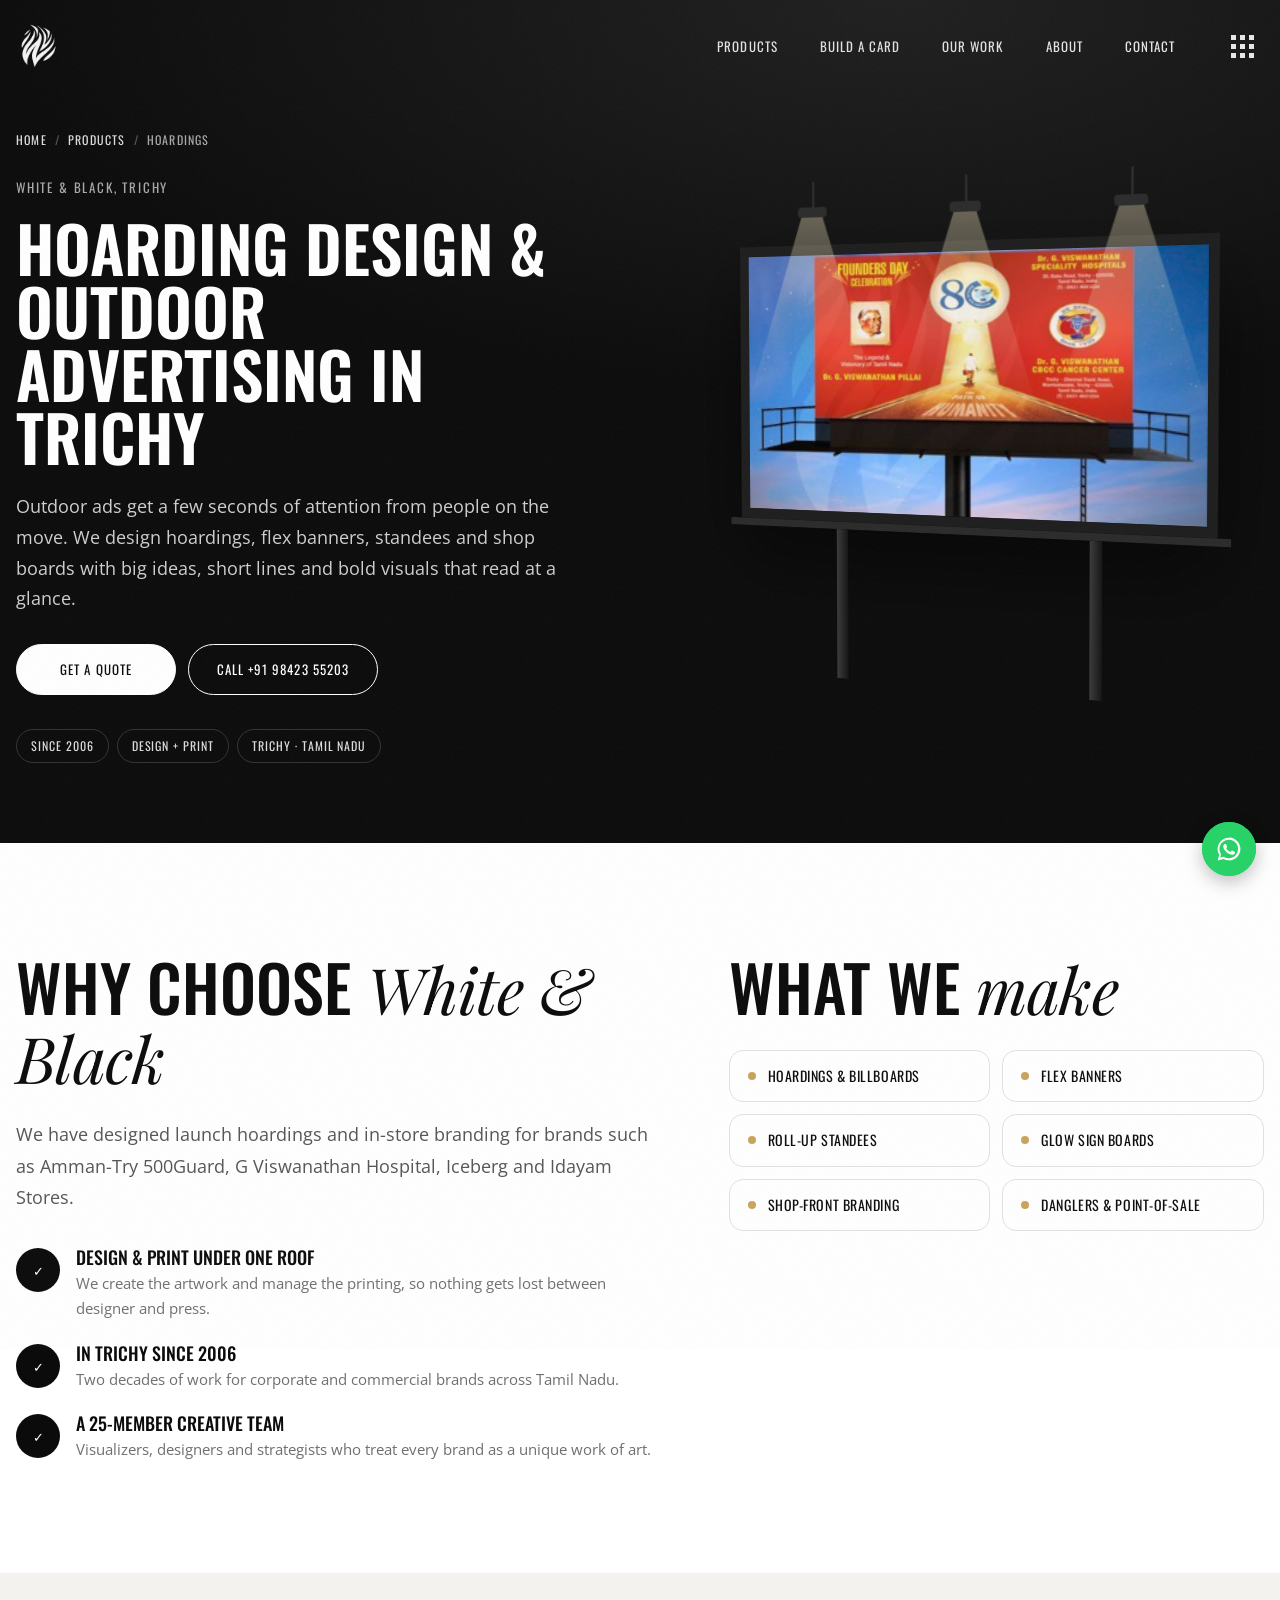
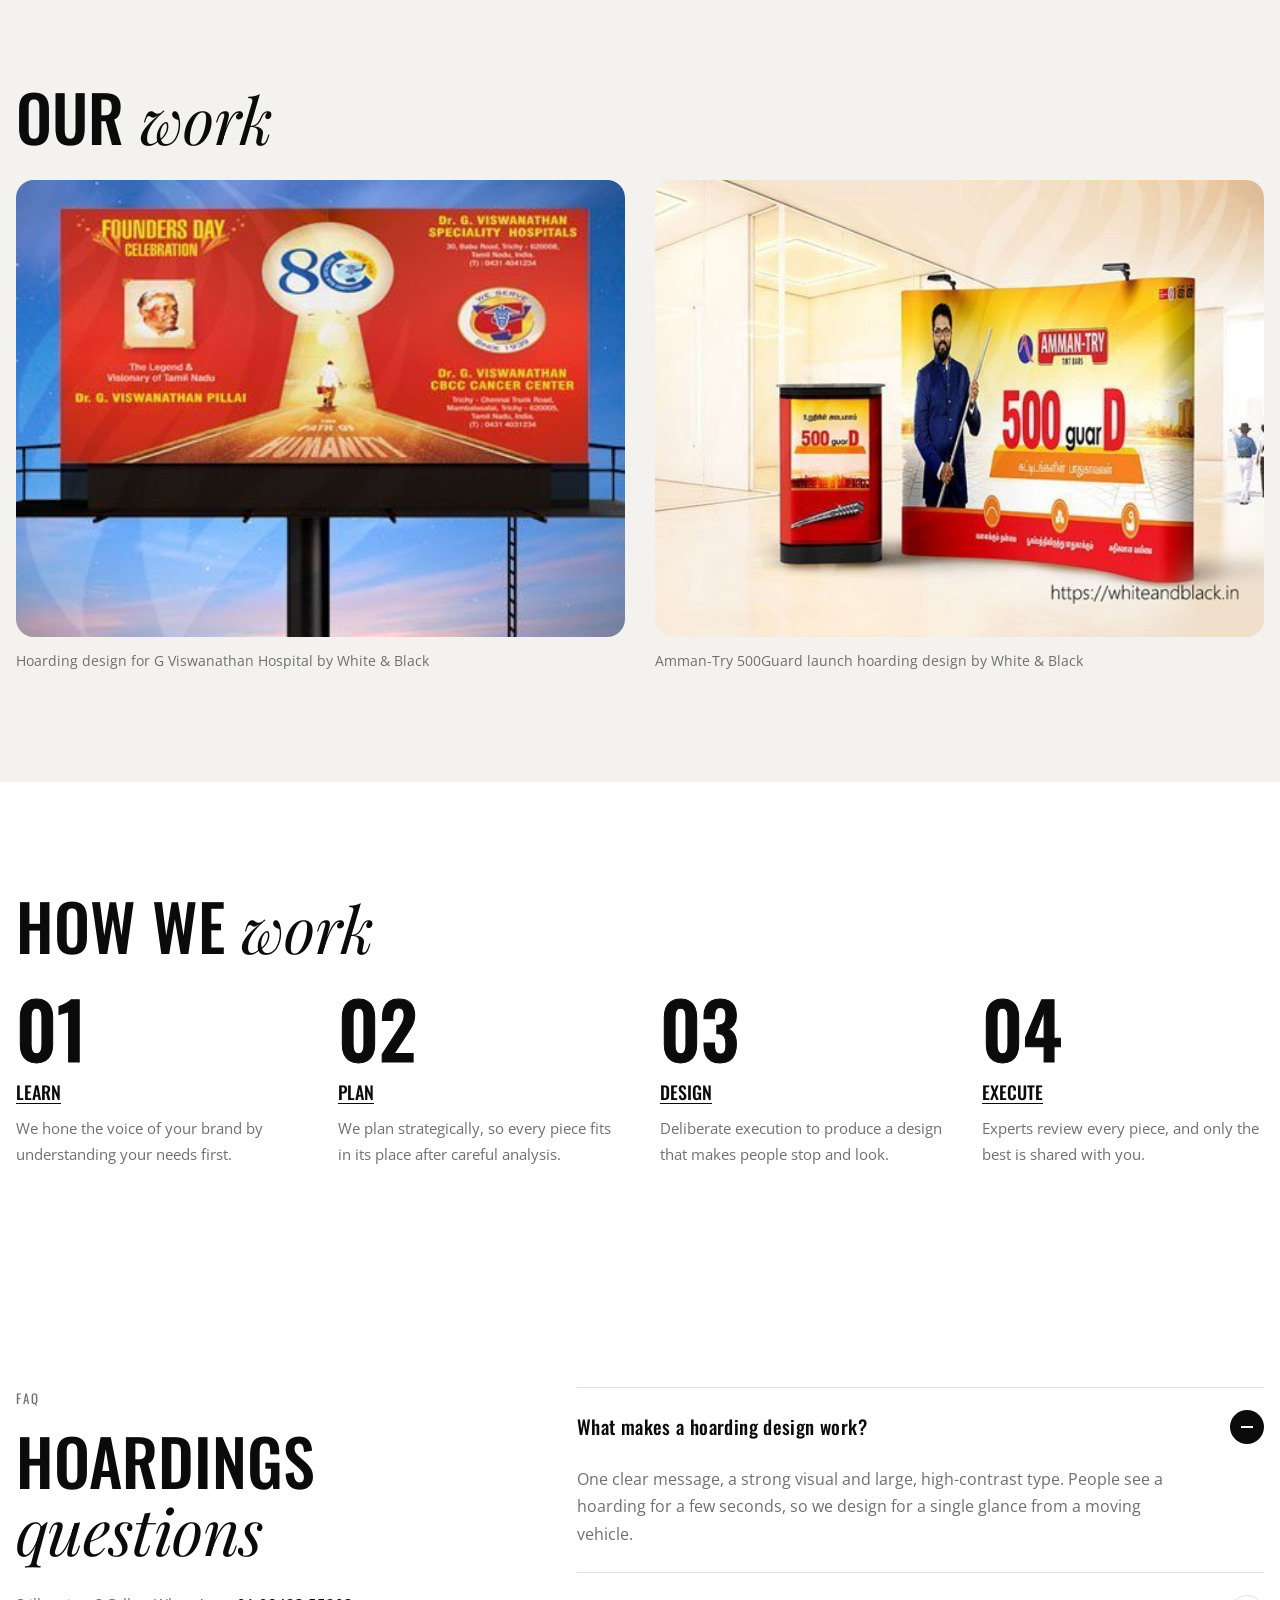
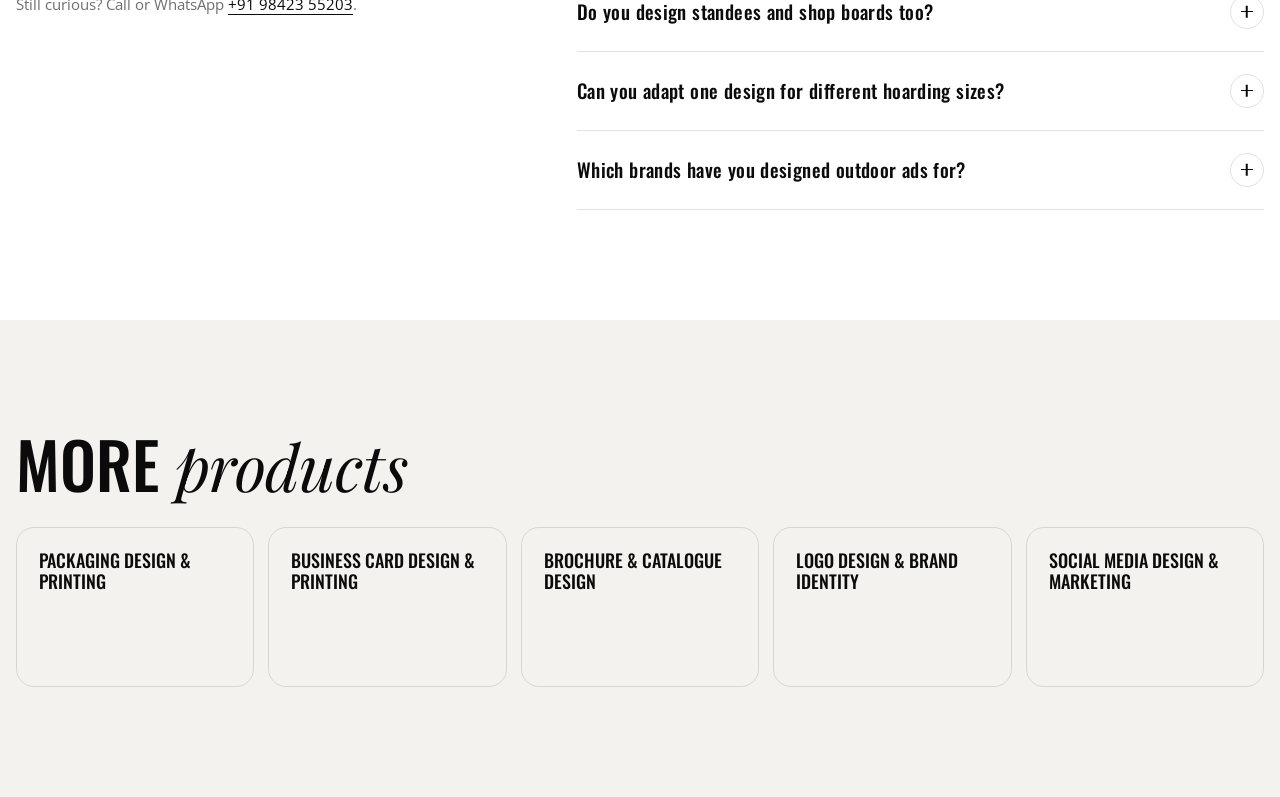
<file: hoarding-outdoor-advertising-trichy/index.html>
<!doctype html>
<html lang="en-IN">
<head>
  <meta charset="utf-8">
  <meta name="viewport" content="width=device-width, initial-scale=1">
  <title>Hoarding Design &amp; Outdoor Advertising in Trichy | White &amp; Black</title>
  <meta name="description" content="Hoardings, flex banners, standees, glow sign boards and shop branding designed in Trichy by White &amp; Black — outdoor advertising that reads at a glance.">
  <link rel="canonical" href="https://whiteandblack.in/hoarding-outdoor-advertising-trichy/">
  <meta name="robots" content="index, follow, max-image-preview:large, max-snippet:-1">
  <meta name="theme-color" content="#0b0b0b">
  <meta name="geo.region" content="IN-TN">
  <meta name="geo.placename" content="Tiruchirappalli, Tamil Nadu">
  <meta property="og:type" content="website">
  <meta property="og:site_name" content="White &amp; Black">
  <meta property="og:locale" content="en_IN">
  <meta property="og:title" content="Hoarding Design &amp; Outdoor Advertising in Trichy | White &amp; Black">
  <meta property="og:description" content="Hoardings, flex banners, standees, glow sign boards and shop branding designed in Trichy by White &amp; Black — outdoor advertising that reads at a glance.">
  <meta property="og:url" content="https://whiteandblack.in/hoarding-outdoor-advertising-trichy/">
  <meta property="og:image" content="https://whiteandblack.in/images/case-2.jpg">
  <meta name="twitter:card" content="summary_large_image">
  <meta name="twitter:site" content="@whitenblackin">
  <meta name="twitter:title" content="Hoarding Design &amp; Outdoor Advertising in Trichy | White &amp; Black">
  <meta name="twitter:description" content="Hoardings, flex banners, standees, glow sign boards and shop branding designed in Trichy by White &amp; Black — outdoor advertising that reads at a glance.">
  <meta name="twitter:image" content="https://whiteandblack.in/images/case-2.jpg">
  <link rel="icon" type="image/png" href="../images/logo.png">
  <link rel="apple-touch-icon" href="../images/logo.png">
  <link rel="preconnect" href="https://fonts.googleapis.com">
  <link rel="preconnect" href="https://fonts.gstatic.com" crossorigin>
  <link href="https://fonts.googleapis.com/css2?family=Oswald:wght@300;400;500;600;700&family=Open+Sans:wght@400;600&family=Playfair+Display:ital,wght@1,400;1,600&display=swap" rel="stylesheet">
  <link rel="stylesheet" href="../style.css?v=19">
  <link rel="stylesheet" href="../product.css?v=4">
  <script type="application/ld+json">
{
  "@context": "https://schema.org",
  "@graph": [
    {
      "@type": "Service",
      "@id": "https://whiteandblack.in/hoarding-outdoor-advertising-trichy/#service",
      "name": "Hoarding & Outdoor Advertising",
      "serviceType": "Hoarding & Outdoor Advertising",
      "description": "Hoardings, flex banners, standees, glow sign boards and shop branding designed in Trichy by White & Black — outdoor advertising that reads at a glance.",
      "url": "https://whiteandblack.in/hoarding-outdoor-advertising-trichy/",
      "image": "https://whiteandblack.in/images/case-2.jpg",
      "areaServed": [
        {
          "@type": "City",
          "name": "Tiruchirappalli"
        },
        {
          "@type": "State",
          "name": "Tamil Nadu"
        }
      ],
      "provider": {
        "@type": "ProfessionalService",
        "@id": "https://whiteandblack.in/#business",
        "name": "White & Black",
        "url": "https://whiteandblack.in/",
        "telephone": "+919842355203",
        "email": "mail@whiteandblack.in",
        "image": "https://whiteandblack.in/images/hero-1.jpg",
        "address": {
          "@type": "PostalAddress",
          "streetAddress": "D46A, ABC Lotus Arcade, 6th Cross, Thillai Nagar East Extension",
          "addressLocality": "Tiruchirappalli",
          "addressRegion": "Tamil Nadu",
          "postalCode": "620018",
          "addressCountry": "IN"
        }
      },
      "hasOfferCatalog": {
        "@type": "OfferCatalog",
        "name": "Hoarding & Outdoor Advertising",
        "itemListElement": [
          {
            "@type": "Offer",
            "itemOffered": {
              "@type": "Service",
              "name": "Hoardings & billboards"
            }
          },
          {
            "@type": "Offer",
            "itemOffered": {
              "@type": "Service",
              "name": "Flex banners"
            }
          },
          {
            "@type": "Offer",
            "itemOffered": {
              "@type": "Service",
              "name": "Roll-up standees"
            }
          },
          {
            "@type": "Offer",
            "itemOffered": {
              "@type": "Service",
              "name": "Glow sign boards"
            }
          },
          {
            "@type": "Offer",
            "itemOffered": {
              "@type": "Service",
              "name": "Shop-front branding"
            }
          },
          {
            "@type": "Offer",
            "itemOffered": {
              "@type": "Service",
              "name": "Danglers & point-of-sale"
            }
          }
        ]
      }
    },
    {
      "@type": "WebPage",
      "@id": "https://whiteandblack.in/hoarding-outdoor-advertising-trichy/#webpage",
      "url": "https://whiteandblack.in/hoarding-outdoor-advertising-trichy/",
      "name": "Hoarding Design & Outdoor Advertising in Trichy | White & Black",
      "description": "Hoardings, flex banners, standees, glow sign boards and shop branding designed in Trichy by White & Black — outdoor advertising that reads at a glance.",
      "isPartOf": {
        "@id": "https://whiteandblack.in/#website"
      },
      "about": {
        "@id": "https://whiteandblack.in/hoarding-outdoor-advertising-trichy/#service"
      },
      "breadcrumb": {
        "@id": "https://whiteandblack.in/hoarding-outdoor-advertising-trichy/#breadcrumb"
      },
      "inLanguage": "en-IN",
      "primaryImageOfPage": "https://whiteandblack.in/images/case-2.jpg"
    },
    {
      "@type": "BreadcrumbList",
      "@id": "https://whiteandblack.in/hoarding-outdoor-advertising-trichy/#breadcrumb",
      "itemListElement": [
        {
          "@type": "ListItem",
          "position": 1,
          "name": "Home",
          "item": "https://whiteandblack.in/"
        },
        {
          "@type": "ListItem",
          "position": 2,
          "name": "Products",
          "item": "https://whiteandblack.in/#services"
        },
        {
          "@type": "ListItem",
          "position": 3,
          "name": "Hoarding & Outdoor Advertising",
          "item": "https://whiteandblack.in/hoarding-outdoor-advertising-trichy/"
        }
      ]
    },
    {
      "@type": "FAQPage",
      "@id": "https://whiteandblack.in/hoarding-outdoor-advertising-trichy/#faq",
      "mainEntity": [
        {
          "@type": "Question",
          "name": "What makes a hoarding design work?",
          "acceptedAnswer": {
            "@type": "Answer",
            "text": "One clear message, a strong visual and large, high-contrast type. People see a hoarding for a few seconds, so we design for a single glance from a moving vehicle."
          }
        },
        {
          "@type": "Question",
          "name": "Do you design standees and shop boards too?",
          "acceptedAnswer": {
            "@type": "Answer",
            "text": "Yes. We design roll-up standees, glow sign boards, shop-front branding, danglers and point-of-sale displays to match your hoarding campaign."
          }
        },
        {
          "@type": "Question",
          "name": "Can you adapt one design for different hoarding sizes?",
          "acceptedAnswer": {
            "@type": "Answer",
            "text": "Yes. We adapt a campaign to every size and format you need, from large hoardings to flex banners and standees, while keeping the message consistent."
          }
        },
        {
          "@type": "Question",
          "name": "Which brands have you designed outdoor ads for?",
          "acceptedAnswer": {
            "@type": "Answer",
            "text": "Our outdoor and launch work includes Amman-Try 500Guard, G Viswanathan Hospital, Iceberg and Idayam Stores."
          }
        }
      ]
    }
  ]
}
  </script>
</head>
<body class="ppage" data-product="Hoarding &amp; Outdoor Advertising">

  <header class="header" id="header">
    <div class="container header__inner">
      <a href="../" class="logo" aria-label="Home"><span class="logo-mask"></span></a>
      <nav class="nav">
        <a href="../#services" class="roll">Products</a>
        <a href="../#build" class="roll">Build a Card</a>
        <a href="../#work" class="roll">Our Work</a>
        <a href="../#about" class="roll">About</a>
        <a href="../#contact" class="roll">Contact</a>
      </nav>
      <button class="grid-btn" id="menuBtn" aria-label="Open menu" aria-expanded="false" data-magnetic="0.4">
        <span></span><span></span><span></span><span></span><span></span><span></span><span></span><span></span><span></span>
      </button>
    </div>
  </header>

  <div class="menu" id="menu" aria-hidden="true" data-lenis-prevent>
    <div class="menu__bg"></div>
    <div class="container menu__inner">
      <nav class="menu__nav">
        <a href="../#products" style="--i:0"><span class="menu__mask"><span class="menu__txt">Products</span></span></a>
        <a href="../#services" style="--i:1"><span class="menu__mask"><span class="menu__txt">Services</span></span></a>
        <a href="../#build" style="--i:2"><span class="menu__mask"><span class="menu__txt">Build a Card</span></span></a>
        <a href="../#work" style="--i:3"><span class="menu__mask"><span class="menu__txt">Our Work</span></span></a>
        <a href="../#about" style="--i:4"><span class="menu__mask"><span class="menu__txt">About</span></span></a>
        <a href="../#contact" style="--i:5"><span class="menu__mask"><span class="menu__txt">Contact</span></span></a>
      </nav>
      <div class="menu__side">
        <p class="label">Say hello</p>
        <a href="mailto:mail@whiteandblack.in" class="menu__mail">mail@whiteandblack.in</a>
        <p>D46A, ABC Lotus Arcade, 6th Cross, Thillai Nagar East Extn., Trichy 620018 · <a href="tel:+919842355203">+91 98423 55203</a></p>
        <div class="menu__social"><a href="https://www.facebook.com/whiteandblackindia/" target="_blank" rel="noopener">Facebook</a><a href="https://www.instagram.com/whiteandblack_in/" target="_blank" rel="noopener">Instagram</a><a href="https://www.linkedin.com/company/whiteandblackindia" target="_blank" rel="noopener">LinkedIn</a><a href="https://twitter.com/whitenblackin" target="_blank" rel="noopener">Twitter</a></div>
      </div>
    </div>
  </div>

  <main>
    <section class="phero">
      <div class="container phero__grid">
        <div>
          <nav class="crumbs" aria-label="Breadcrumb"><ol><li><a href="../">Home</a></li><li><a href="../#services">Products</a></li><li aria-current="page">Hoardings</li></ol></nav>
          <p class="label">White &amp; Black, Trichy</p>
          <h1>Hoarding Design &amp; Outdoor Advertising in Trichy</h1>
          <p class="phero__intro">Outdoor ads get a few seconds of attention from people on the move. We design hoardings, flex banners, standees and shop boards with big ideas, short lines and bold visuals that read at a glance.</p>
          <div class="phero__cta">
            <button class="btn" data-open-popup>Get a Quote</button>
            <a href="tel:+919842355203" class="btn btn--ghost">Call +91 98423 55203</a>
          </div>
          <ul class="phero__facts"><li>Since 2006</li><li>Design + Print</li><li>Trichy · Tamil Nadu</li></ul>
        </div>
        <div class="pvisual" aria-hidden="true">
          <div class="prod is-active">
            <div class="tilt tilt--board">
              <div class="board">
                <div class="board__lamps"><i></i><i></i><i></i></div>
                <div class="board__face"><img src="../images/case-2.jpg" alt="Hoarding design"></div>
                <div class="board__walk"></div>
                <div class="board__legs"><i></i><i></i></div>
              </div>
            </div>
          </div>
        </div>
      </div>
    </section>

    <section class="psec pabout">
      <div class="container pabout__grid">
        <div class="pabout__text">
          <h2 class="section-title" data-reveal>Why choose <em>White &amp; Black</em></h2>
          <p data-reveal>We have designed launch hoardings and in-store branding for brands such as Amman-Try 500Guard, G Viswanathan Hospital, Iceberg and Idayam Stores.</p>
          <ul class="reasons">
            <li data-reveal><i>&#10003;</i><div><h3>Design &amp; print under one roof</h3><p>We create the artwork and manage the printing, so nothing gets lost between designer and press.</p></div></li>
            <li data-reveal><i>&#10003;</i><div><h3>In Trichy since 2006</h3><p>Two decades of work for corporate and commercial brands across Tamil Nadu.</p></div></li>
            <li data-reveal><i>&#10003;</i><div><h3>A 25-member creative team</h3><p>Visualizers, designers and strategists who treat every brand as a unique work of art.</p></div></li>
          </ul>
        </div>
        <div>
          <h2 class="section-title" data-reveal>What we <em>make</em></h2>
          <ul class="items" data-reveal><li>Hoardings &amp; billboards</li><li>Flex banners</li><li>Roll-up standees</li><li>Glow sign boards</li><li>Shop-front branding</li><li>Danglers &amp; point-of-sale</li></ul>
        </div>
      </div>
    </section>

    <section class="psec psec--cream pwork">
      <div class="container">
        <h2 class="section-title" data-reveal>Our <em>work</em></h2>
        <div class="pwork__grid"><figure data-reveal><img src="../images/case-2.jpg" alt="Hoarding design for G Viswanathan Hospital by White &amp; Black" loading="lazy" decoding="async"><figcaption>Hoarding design for G Viswanathan Hospital by White &amp; Black</figcaption></figure><figure data-reveal><img src="../images/case-3.jpg" alt="Amman-Try 500Guard launch hoarding design by White &amp; Black" loading="lazy" decoding="async"><figcaption>Amman-Try 500Guard launch hoarding design by White &amp; Black</figcaption></figure></div>
      </div>
    </section>

    <section class="psec process">
      <div class="container">
        <h2 class="section-title" data-reveal>How we <em>work</em></h2>
        <div class="steps"><div class="step is-active"><span class="step__num">01</span><h3 class="step__t">Learn</h3><p>We hone the voice of your brand by understanding your needs first.</p></div><div class="step is-active"><span class="step__num">02</span><h3 class="step__t">Plan</h3><p>We plan strategically, so every piece fits in its place after careful analysis.</p></div><div class="step is-active"><span class="step__num">03</span><h3 class="step__t">Design</h3><p>Deliberate execution to produce a design that makes people stop and look.</p></div><div class="step is-active"><span class="step__num">04</span><h3 class="step__t">Execute</h3><p>Experts review every piece, and only the best is shared with you.</p></div></div>
      </div>
    </section>

    <section class="psec faq" id="faq">
      <div class="container faq__grid">
        <div class="faq__head">
          <p class="label">FAQ</p>
          <h2 class="section-title">Hoardings <em>questions</em></h2>
          <p class="faq__note">Still curious? Call or WhatsApp <a href="tel:+919842355203">+91 98423 55203</a>.</p>
        </div>
        <div class="faq__list">
          <details class="faq__item" name="faq" open><summary><h3 class="faq__q">What makes a hoarding design work?</h3><i></i></summary><p class="faq__a">One clear message, a strong visual and large, high-contrast type. People see a hoarding for a few seconds, so we design for a single glance from a moving vehicle.</p></details>
          <details class="faq__item" name="faq"><summary><h3 class="faq__q">Do you design standees and shop boards too?</h3><i></i></summary><p class="faq__a">Yes. We design roll-up standees, glow sign boards, shop-front branding, danglers and point-of-sale displays to match your hoarding campaign.</p></details>
          <details class="faq__item" name="faq"><summary><h3 class="faq__q">Can you adapt one design for different hoarding sizes?</h3><i></i></summary><p class="faq__a">Yes. We adapt a campaign to every size and format you need, from large hoardings to flex banners and standees, while keeping the message consistent.</p></details>
          <details class="faq__item" name="faq"><summary><h3 class="faq__q">Which brands have you designed outdoor ads for?</h3><i></i></summary><p class="faq__a">Our outdoor and launch work includes Amman-Try 500Guard, G Viswanathan Hospital, Iceberg and Idayam Stores.</p></details>
        </div>
      </div>
    </section>

    <section class="psec psec--cream pmore">
      <div class="container">
        <h2 class="section-title" data-reveal>More <em>products</em></h2>
        <div class="pmore__grid" data-reveal><a href="../packaging-design-printing-trichy/" class="pm"><b>Packaging Design &amp; Printing</b></a><a href="../business-card-printing-trichy/" class="pm"><b>Business Card Design &amp; Printing</b></a><a href="../brochure-catalogue-design-trichy/" class="pm"><b>Brochure &amp; Catalogue Design</b></a><a href="../logo-design-branding-trichy/" class="pm"><b>Logo Design &amp; Brand Identity</b></a><a href="../social-media-marketing-trichy/" class="pm"><b>Social Media Design &amp; Marketing</b></a></div>
      </div>
    </section>
  </main>

  

  <div class="popup" id="popup" aria-hidden="true">
    <form class="popup__box" id="popupForm" data-lenis-prevent>
      <button type="button" class="popup__close" id="popupClose" aria-label="Close">&times;</button>
      <h4>Your Requirements</h4>
      <label>Name *<input required></label>
      <label>Email *<input type="email" required></label>
      <label>Phone *<input type="tel" required></label>
      <label>Location *<input required></label>
      <fieldset>
        <legend>Looking for *</legend>
        <label class="chk"><input type="checkbox"> Branding &amp; Print</label>
        <label class="chk"><input type="checkbox"> Logo Design</label>
        <label class="chk"><input type="checkbox"> Outdoor Advertisement</label>
        <label class="chk"><input type="checkbox"> Product Packaging Design</label>
        <label class="chk"><input type="checkbox"> Printing Design</label>
        <label class="chk"><input type="checkbox"> Social Media</label>
        <label class="chk"><input type="checkbox"> Others</label>
      </fieldset>
      <label>Notes<input id="popupNotes" placeholder="Anything we should know"></label>
      <button class="btn" type="submit">Submit</button>
    </form>
  </div>

  <a href="https://wa.me/919842355203" class="whatsapp" aria-label="Chat with White &amp; Black on WhatsApp" target="_blank" rel="noopener">
    <svg viewBox="0 0 32 32" width="28" height="28"><path fill="#fff" d="M16 3a13 13 0 0 0-11.2 19.6L3 29l6.6-1.7A13 13 0 1 0 16 3zm0 23.6c-2 0-4-.6-5.7-1.6l-.4-.2-3.9 1 1-3.8-.3-.4A10.6 10.6 0 1 1 16 26.6zm5.8-7.9c-.3-.2-1.9-.9-2.2-1s-.5-.2-.7.2-.8 1-1 1.2-.4.2-.7 0a8.7 8.7 0 0 1-4.3-3.7c-.3-.6.3-.5.9-1.7.1-.2 0-.4 0-.5l-1-2.4c-.3-.6-.5-.5-.7-.5h-.6c-.2 0-.6.1-.9.4s-1.1 1.1-1.1 2.7 1.2 3.2 1.3 3.4 2.3 3.5 5.6 4.9c2.1.9 2.9 1 4 .8.6-.1 1.9-.8 2.2-1.5s.3-1.4.2-1.5-.3-.3-.6-.4z"/></svg>
  </a>

  <script src="../product.js?v=2"></script>
</body>
</html>
</file>
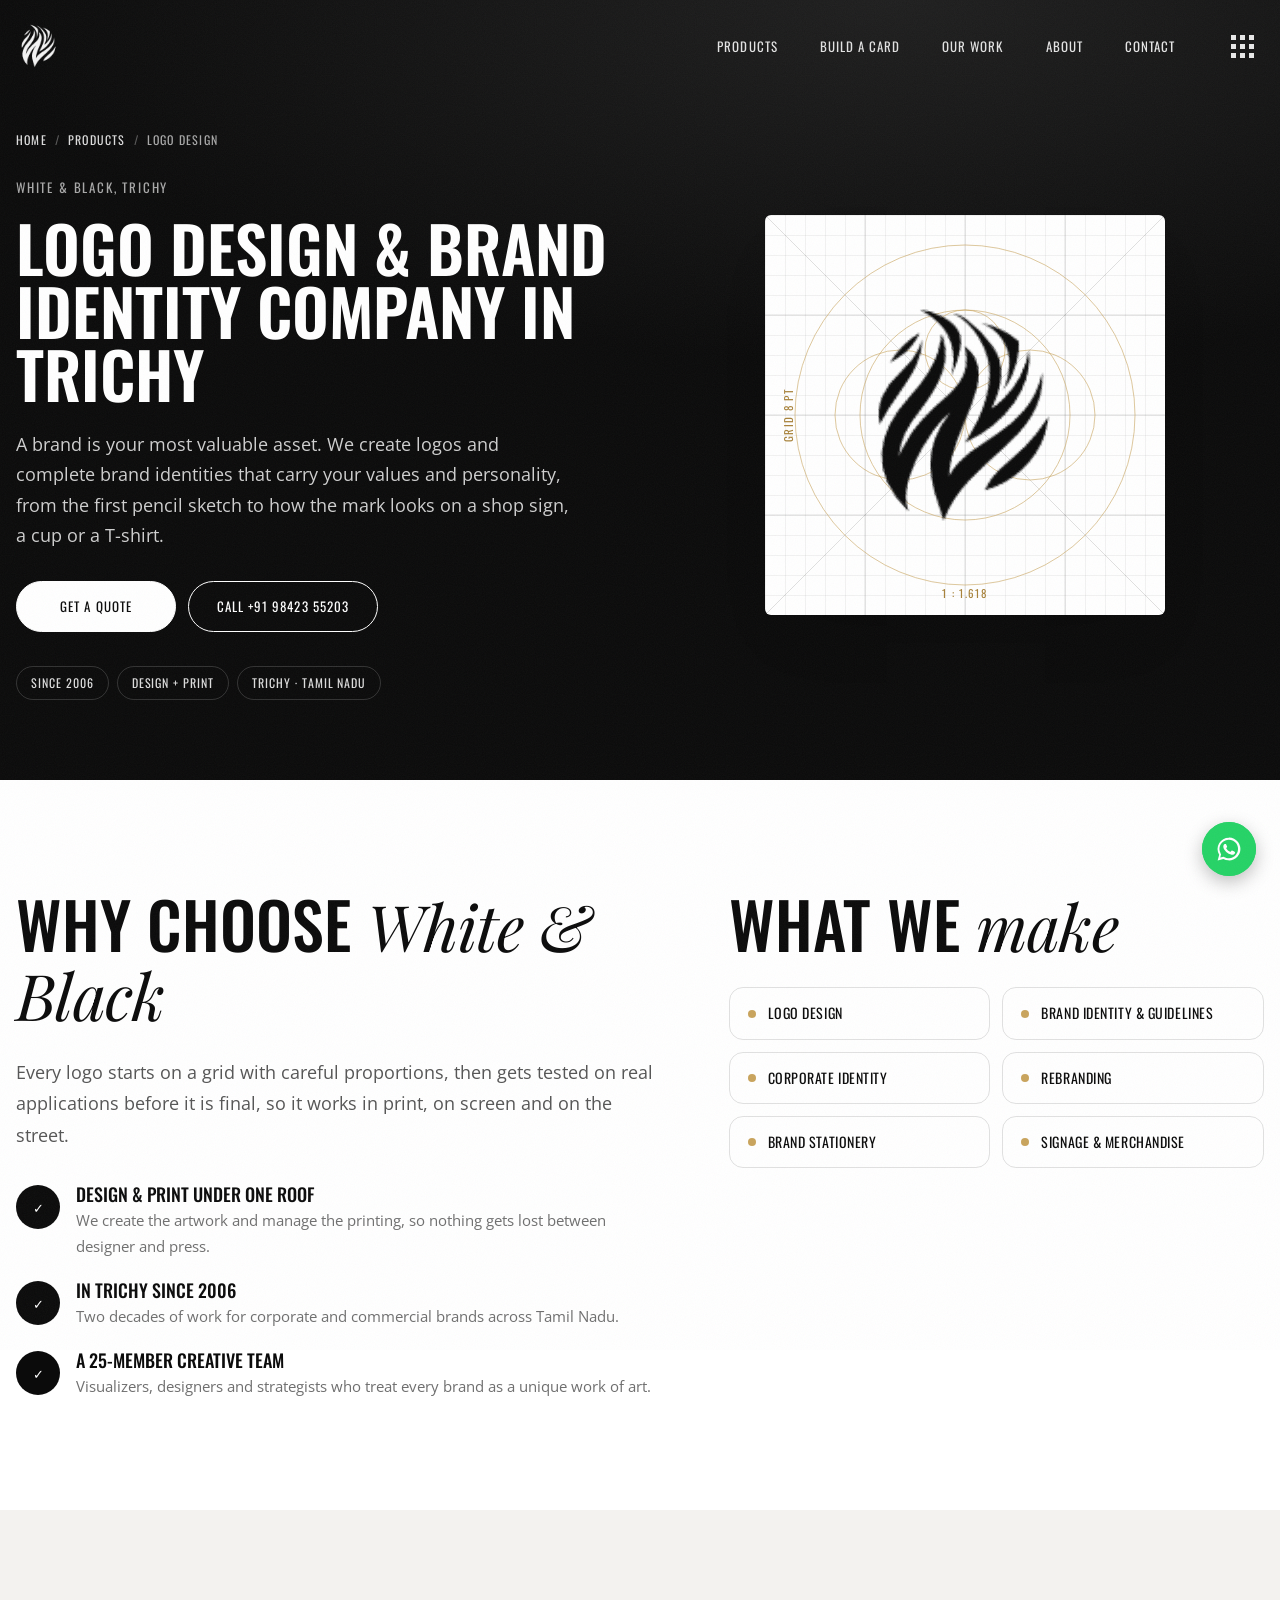
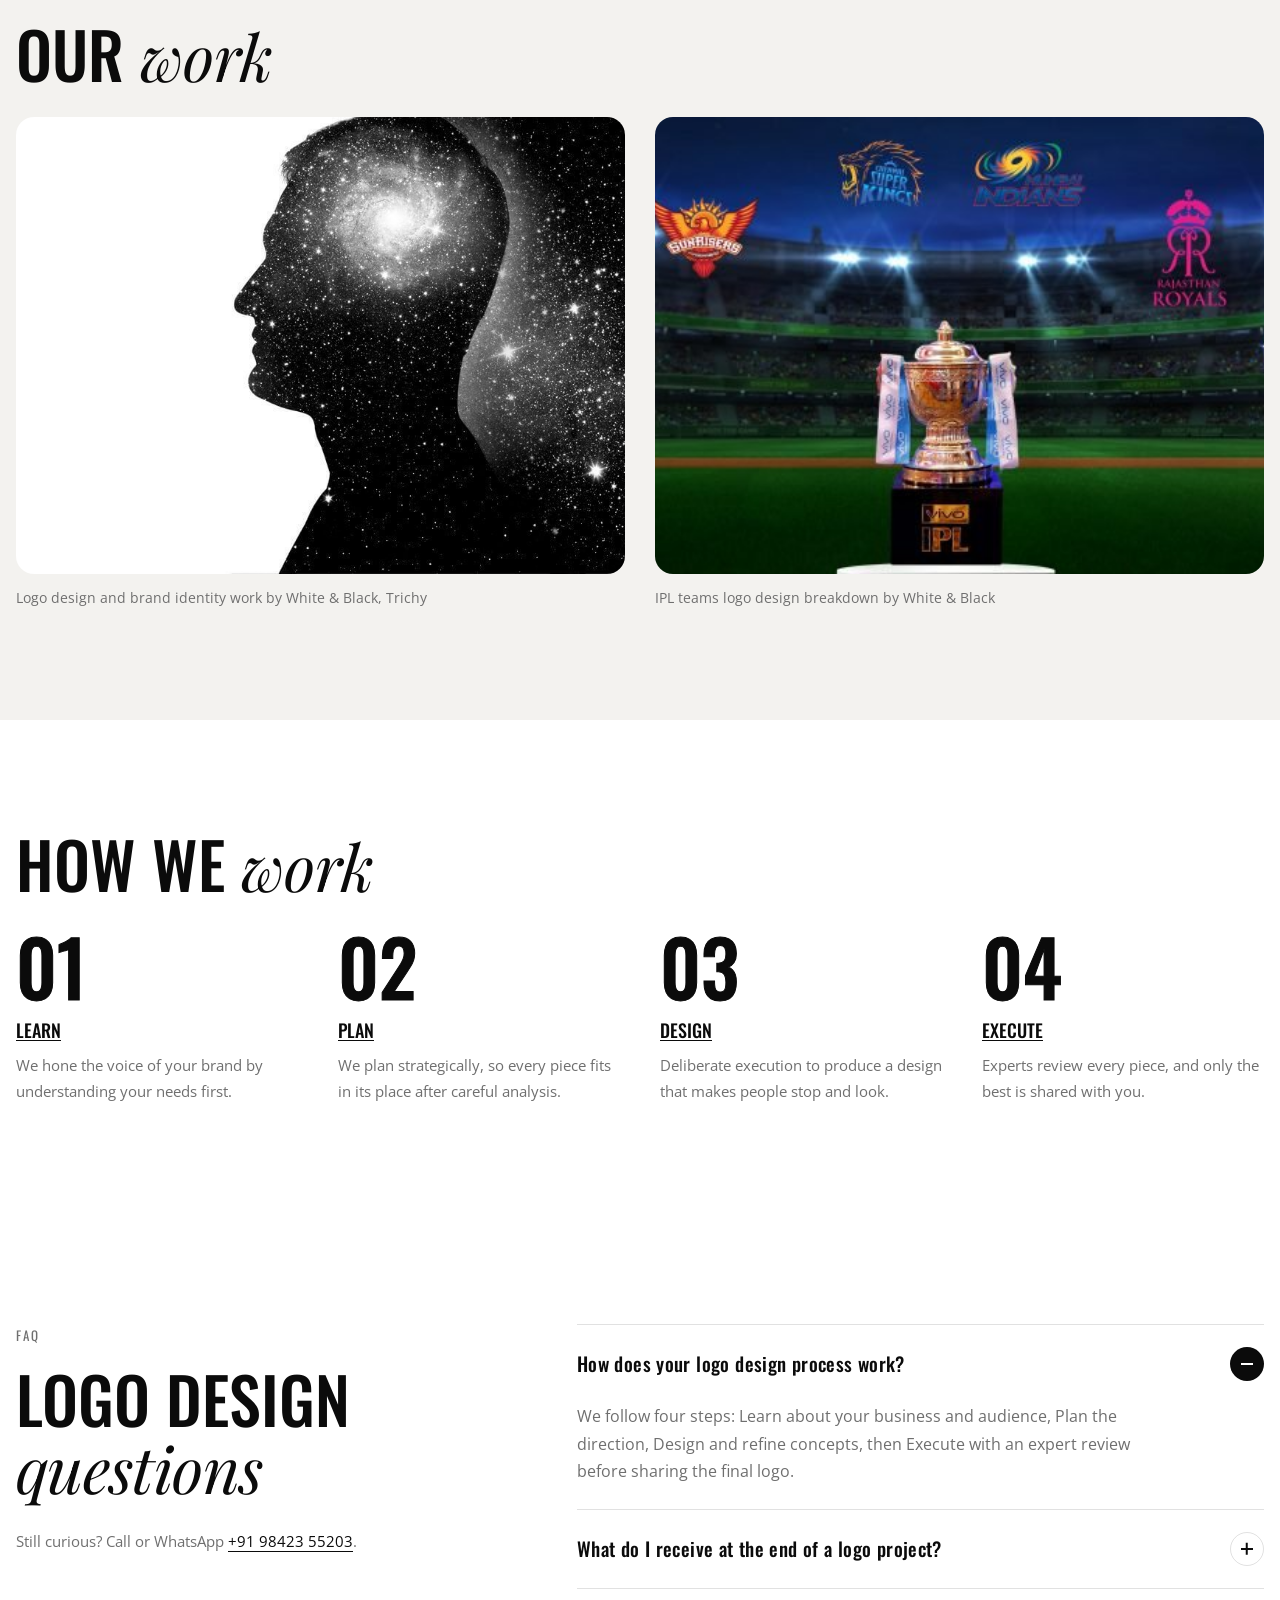
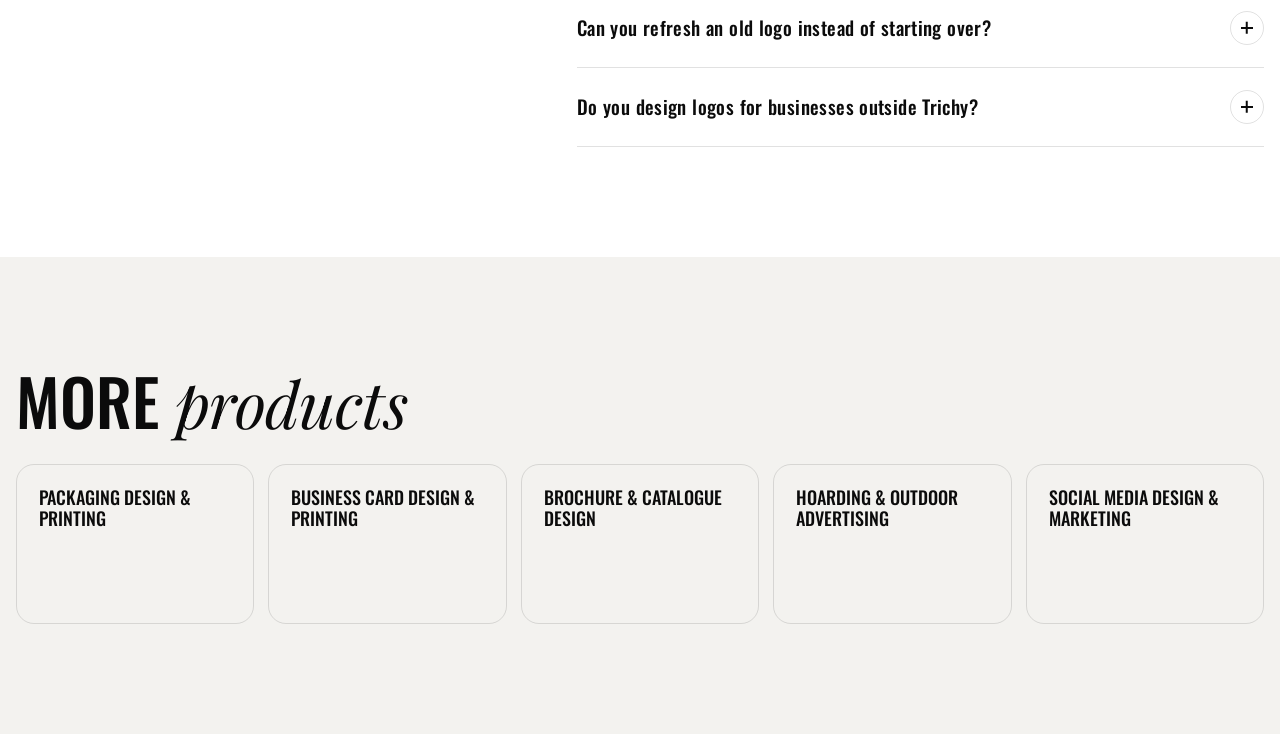
<file: logo-design-branding-trichy/index.html>
<!doctype html>
<html lang="en-IN">
<head>
  <meta charset="utf-8">
  <meta name="viewport" content="width=device-width, initial-scale=1">
  <title>Logo Design &amp; Branding Company in Trichy | White &amp; Black</title>
  <meta name="description" content="Logo design, brand identity and corporate identity in Trichy by White &amp; Black — from first sketch to stationery, packaging and signage. Creative agency since 2006.">
  <link rel="canonical" href="https://whiteandblack.in/logo-design-branding-trichy/">
  <meta name="robots" content="index, follow, max-image-preview:large, max-snippet:-1">
  <meta name="theme-color" content="#0b0b0b">
  <meta name="geo.region" content="IN-TN">
  <meta name="geo.placename" content="Tiruchirappalli, Tamil Nadu">
  <meta property="og:type" content="website">
  <meta property="og:site_name" content="White &amp; Black">
  <meta property="og:locale" content="en_IN">
  <meta property="og:title" content="Logo Design &amp; Branding Company in Trichy | White &amp; Black">
  <meta property="og:description" content="Logo design, brand identity and corporate identity in Trichy by White &amp; Black — from first sketch to stationery, packaging and signage. Creative agency since 2006.">
  <meta property="og:url" content="https://whiteandblack.in/logo-design-branding-trichy/">
  <meta property="og:image" content="https://whiteandblack.in/images/hero-1.jpg">
  <meta name="twitter:card" content="summary_large_image">
  <meta name="twitter:site" content="@whitenblackin">
  <meta name="twitter:title" content="Logo Design &amp; Branding Company in Trichy | White &amp; Black">
  <meta name="twitter:description" content="Logo design, brand identity and corporate identity in Trichy by White &amp; Black — from first sketch to stationery, packaging and signage. Creative agency since 2006.">
  <meta name="twitter:image" content="https://whiteandblack.in/images/hero-1.jpg">
  <link rel="icon" type="image/png" href="../images/logo.png">
  <link rel="apple-touch-icon" href="../images/logo.png">
  <link rel="preconnect" href="https://fonts.googleapis.com">
  <link rel="preconnect" href="https://fonts.gstatic.com" crossorigin>
  <link href="https://fonts.googleapis.com/css2?family=Oswald:wght@300;400;500;600;700&family=Open+Sans:wght@400;600&family=Playfair+Display:ital,wght@1,400;1,600&display=swap" rel="stylesheet">
  <link rel="stylesheet" href="../style.css?v=19">
  <link rel="stylesheet" href="../product.css?v=4">
  <script type="application/ld+json">
{
  "@context": "https://schema.org",
  "@graph": [
    {
      "@type": "Service",
      "@id": "https://whiteandblack.in/logo-design-branding-trichy/#service",
      "name": "Logo Design & Brand Identity",
      "serviceType": "Logo Design & Brand Identity",
      "description": "Logo design, brand identity and corporate identity in Trichy by White & Black — from first sketch to stationery, packaging and signage. Creative agency since 2006.",
      "url": "https://whiteandblack.in/logo-design-branding-trichy/",
      "image": "https://whiteandblack.in/images/hero-1.jpg",
      "areaServed": [
        {
          "@type": "City",
          "name": "Tiruchirappalli"
        },
        {
          "@type": "State",
          "name": "Tamil Nadu"
        }
      ],
      "provider": {
        "@type": "ProfessionalService",
        "@id": "https://whiteandblack.in/#business",
        "name": "White & Black",
        "url": "https://whiteandblack.in/",
        "telephone": "+919842355203",
        "email": "mail@whiteandblack.in",
        "image": "https://whiteandblack.in/images/hero-1.jpg",
        "address": {
          "@type": "PostalAddress",
          "streetAddress": "D46A, ABC Lotus Arcade, 6th Cross, Thillai Nagar East Extension",
          "addressLocality": "Tiruchirappalli",
          "addressRegion": "Tamil Nadu",
          "postalCode": "620018",
          "addressCountry": "IN"
        }
      },
      "hasOfferCatalog": {
        "@type": "OfferCatalog",
        "name": "Logo Design & Brand Identity",
        "itemListElement": [
          {
            "@type": "Offer",
            "itemOffered": {
              "@type": "Service",
              "name": "Logo design"
            }
          },
          {
            "@type": "Offer",
            "itemOffered": {
              "@type": "Service",
              "name": "Brand identity & guidelines"
            }
          },
          {
            "@type": "Offer",
            "itemOffered": {
              "@type": "Service",
              "name": "Corporate identity"
            }
          },
          {
            "@type": "Offer",
            "itemOffered": {
              "@type": "Service",
              "name": "Rebranding"
            }
          },
          {
            "@type": "Offer",
            "itemOffered": {
              "@type": "Service",
              "name": "Brand stationery"
            }
          },
          {
            "@type": "Offer",
            "itemOffered": {
              "@type": "Service",
              "name": "Signage & merchandise"
            }
          }
        ]
      }
    },
    {
      "@type": "WebPage",
      "@id": "https://whiteandblack.in/logo-design-branding-trichy/#webpage",
      "url": "https://whiteandblack.in/logo-design-branding-trichy/",
      "name": "Logo Design & Branding Company in Trichy | White & Black",
      "description": "Logo design, brand identity and corporate identity in Trichy by White & Black — from first sketch to stationery, packaging and signage. Creative agency since 2006.",
      "isPartOf": {
        "@id": "https://whiteandblack.in/#website"
      },
      "about": {
        "@id": "https://whiteandblack.in/logo-design-branding-trichy/#service"
      },
      "breadcrumb": {
        "@id": "https://whiteandblack.in/logo-design-branding-trichy/#breadcrumb"
      },
      "inLanguage": "en-IN",
      "primaryImageOfPage": "https://whiteandblack.in/images/hero-1.jpg"
    },
    {
      "@type": "BreadcrumbList",
      "@id": "https://whiteandblack.in/logo-design-branding-trichy/#breadcrumb",
      "itemListElement": [
        {
          "@type": "ListItem",
          "position": 1,
          "name": "Home",
          "item": "https://whiteandblack.in/"
        },
        {
          "@type": "ListItem",
          "position": 2,
          "name": "Products",
          "item": "https://whiteandblack.in/#services"
        },
        {
          "@type": "ListItem",
          "position": 3,
          "name": "Logo Design & Brand Identity",
          "item": "https://whiteandblack.in/logo-design-branding-trichy/"
        }
      ]
    },
    {
      "@type": "FAQPage",
      "@id": "https://whiteandblack.in/logo-design-branding-trichy/#faq",
      "mainEntity": [
        {
          "@type": "Question",
          "name": "How does your logo design process work?",
          "acceptedAnswer": {
            "@type": "Answer",
            "text": "We follow four steps: Learn about your business and audience, Plan the direction, Design and refine concepts, then Execute with an expert review before sharing the final logo."
          }
        },
        {
          "@type": "Question",
          "name": "What do I receive at the end of a logo project?",
          "acceptedAnswer": {
            "@type": "Answer",
            "text": "You receive final logo files for print and digital use, and we can extend the logo into a full identity with colours, fonts, stationery and signage."
          }
        },
        {
          "@type": "Question",
          "name": "Can you refresh an old logo instead of starting over?",
          "acceptedAnswer": {
            "@type": "Answer",
            "text": "Yes. If your logo already has recognition, we can modernise it while keeping the elements your customers know."
          }
        },
        {
          "@type": "Question",
          "name": "Do you design logos for businesses outside Trichy?",
          "acceptedAnswer": {
            "@type": "Answer",
            "text": "Yes. We work with businesses across Tamil Nadu and share concepts online for review."
          }
        }
      ]
    }
  ]
}
  </script>
</head>
<body class="ppage" data-product="Logo Design &amp; Brand Identity">

  <header class="header" id="header">
    <div class="container header__inner">
      <a href="../" class="logo" aria-label="Home"><span class="logo-mask"></span></a>
      <nav class="nav">
        <a href="../#services" class="roll">Products</a>
        <a href="../#build" class="roll">Build a Card</a>
        <a href="../#work" class="roll">Our Work</a>
        <a href="../#about" class="roll">About</a>
        <a href="../#contact" class="roll">Contact</a>
      </nav>
      <button class="grid-btn" id="menuBtn" aria-label="Open menu" aria-expanded="false" data-magnetic="0.4">
        <span></span><span></span><span></span><span></span><span></span><span></span><span></span><span></span><span></span>
      </button>
    </div>
  </header>

  <div class="menu" id="menu" aria-hidden="true" data-lenis-prevent>
    <div class="menu__bg"></div>
    <div class="container menu__inner">
      <nav class="menu__nav">
        <a href="../#products" style="--i:0"><span class="menu__mask"><span class="menu__txt">Products</span></span></a>
        <a href="../#services" style="--i:1"><span class="menu__mask"><span class="menu__txt">Services</span></span></a>
        <a href="../#build" style="--i:2"><span class="menu__mask"><span class="menu__txt">Build a Card</span></span></a>
        <a href="../#work" style="--i:3"><span class="menu__mask"><span class="menu__txt">Our Work</span></span></a>
        <a href="../#about" style="--i:4"><span class="menu__mask"><span class="menu__txt">About</span></span></a>
        <a href="../#contact" style="--i:5"><span class="menu__mask"><span class="menu__txt">Contact</span></span></a>
      </nav>
      <div class="menu__side">
        <p class="label">Say hello</p>
        <a href="mailto:mail@whiteandblack.in" class="menu__mail">mail@whiteandblack.in</a>
        <p>D46A, ABC Lotus Arcade, 6th Cross, Thillai Nagar East Extn., Trichy 620018 · <a href="tel:+919842355203">+91 98423 55203</a></p>
        <div class="menu__social"><a href="https://www.facebook.com/whiteandblackindia/" target="_blank" rel="noopener">Facebook</a><a href="https://www.instagram.com/whiteandblack_in/" target="_blank" rel="noopener">Instagram</a><a href="https://www.linkedin.com/company/whiteandblackindia" target="_blank" rel="noopener">LinkedIn</a><a href="https://twitter.com/whitenblackin" target="_blank" rel="noopener">Twitter</a></div>
      </div>
    </div>
  </div>

  <main>
    <section class="phero">
      <div class="container phero__grid">
        <div>
          <nav class="crumbs" aria-label="Breadcrumb"><ol><li><a href="../">Home</a></li><li><a href="../#services">Products</a></li><li aria-current="page">Logo Design</li></ol></nav>
          <p class="label">White &amp; Black, Trichy</p>
          <h1>Logo Design &amp; Brand Identity Company in Trichy</h1>
          <p class="phero__intro">A brand is your most valuable asset. We create logos and complete brand identities that carry your values and personality, from the first pencil sketch to how the mark looks on a shop sign, a cup or a T-shirt.</p>
          <div class="phero__cta">
            <button class="btn" data-open-popup>Get a Quote</button>
            <a href="tel:+919842355203" class="btn btn--ghost">Call +91 98423 55203</a>
          </div>
          <ul class="phero__facts"><li>Since 2006</li><li>Design + Print</li><li>Trichy · Tamil Nadu</li></ul>
        </div>
        <div class="pvisual" aria-hidden="true">
          <div class="artboard" id="artboard">
              <svg class="construct" viewBox="0 0 400 400" aria-hidden="true">
                <path class="cl cl--grid" pathLength="1" d="M0 100H400M0 200H400M0 300H400M100 0V400M200 0V400M300 0V400"/>
                <path class="cl cl--diag" pathLength="1" d="M0 0L400 400M400 0L0 400"/>
                <circle class="cl cl--c1" pathLength="1" cx="200" cy="200" r="170"/>
                <circle class="cl cl--c2" pathLength="1" cx="200" cy="200" r="105"/>
                <circle class="cl cl--c3" pathLength="1" cx="135" cy="200" r="65"/>
                <circle class="cl cl--c3" pathLength="1" cx="265" cy="200" r="65"/>
                <circle class="cl cl--c4" pathLength="1" cx="200" cy="135" r="40"/>
              </svg>
              <span class="logo-mask artboard__sketch"></span>
              <span class="logo-mask artboard__ink"></span>
              <span class="artboard__dim artboard__dim--x">1 : 1.618</span>
              <span class="artboard__dim artboard__dim--y">Grid 8 pt</span>
            </div>
        </div>
      </div>
    </section>

    <section class="psec pabout">
      <div class="container pabout__grid">
        <div class="pabout__text">
          <h2 class="section-title" data-reveal>Why choose <em>White &amp; Black</em></h2>
          <p data-reveal>Every logo starts on a grid with careful proportions, then gets tested on real applications before it is final, so it works in print, on screen and on the street.</p>
          <ul class="reasons">
            <li data-reveal><i>&#10003;</i><div><h3>Design &amp; print under one roof</h3><p>We create the artwork and manage the printing, so nothing gets lost between designer and press.</p></div></li>
            <li data-reveal><i>&#10003;</i><div><h3>In Trichy since 2006</h3><p>Two decades of work for corporate and commercial brands across Tamil Nadu.</p></div></li>
            <li data-reveal><i>&#10003;</i><div><h3>A 25-member creative team</h3><p>Visualizers, designers and strategists who treat every brand as a unique work of art.</p></div></li>
          </ul>
        </div>
        <div>
          <h2 class="section-title" data-reveal>What we <em>make</em></h2>
          <ul class="items" data-reveal><li>Logo design</li><li>Brand identity &amp; guidelines</li><li>Corporate identity</li><li>Rebranding</li><li>Brand stationery</li><li>Signage &amp; merchandise</li></ul>
        </div>
      </div>
    </section>

    <section class="psec psec--cream pwork">
      <div class="container">
        <h2 class="section-title" data-reveal>Our <em>work</em></h2>
        <div class="pwork__grid"><figure data-reveal><img src="../images/hero-1.jpg" alt="Logo design and brand identity work by White &amp; Black, Trichy" loading="lazy" decoding="async"><figcaption>Logo design and brand identity work by White &amp; Black, Trichy</figcaption></figure><figure data-reveal><img src="../images/blog-2.jpg" alt="IPL teams logo design breakdown by White &amp; Black" loading="lazy" decoding="async"><figcaption>IPL teams logo design breakdown by White &amp; Black</figcaption></figure></div>
      </div>
    </section>

    <section class="psec process">
      <div class="container">
        <h2 class="section-title" data-reveal>How we <em>work</em></h2>
        <div class="steps"><div class="step is-active"><span class="step__num">01</span><h3 class="step__t">Learn</h3><p>We hone the voice of your brand by understanding your needs first.</p></div><div class="step is-active"><span class="step__num">02</span><h3 class="step__t">Plan</h3><p>We plan strategically, so every piece fits in its place after careful analysis.</p></div><div class="step is-active"><span class="step__num">03</span><h3 class="step__t">Design</h3><p>Deliberate execution to produce a design that makes people stop and look.</p></div><div class="step is-active"><span class="step__num">04</span><h3 class="step__t">Execute</h3><p>Experts review every piece, and only the best is shared with you.</p></div></div>
      </div>
    </section>

    <section class="psec faq" id="faq">
      <div class="container faq__grid">
        <div class="faq__head">
          <p class="label">FAQ</p>
          <h2 class="section-title">Logo Design <em>questions</em></h2>
          <p class="faq__note">Still curious? Call or WhatsApp <a href="tel:+919842355203">+91 98423 55203</a>.</p>
        </div>
        <div class="faq__list">
          <details class="faq__item" name="faq" open><summary><h3 class="faq__q">How does your logo design process work?</h3><i></i></summary><p class="faq__a">We follow four steps: Learn about your business and audience, Plan the direction, Design and refine concepts, then Execute with an expert review before sharing the final logo.</p></details>
          <details class="faq__item" name="faq"><summary><h3 class="faq__q">What do I receive at the end of a logo project?</h3><i></i></summary><p class="faq__a">You receive final logo files for print and digital use, and we can extend the logo into a full identity with colours, fonts, stationery and signage.</p></details>
          <details class="faq__item" name="faq"><summary><h3 class="faq__q">Can you refresh an old logo instead of starting over?</h3><i></i></summary><p class="faq__a">Yes. If your logo already has recognition, we can modernise it while keeping the elements your customers know.</p></details>
          <details class="faq__item" name="faq"><summary><h3 class="faq__q">Do you design logos for businesses outside Trichy?</h3><i></i></summary><p class="faq__a">Yes. We work with businesses across Tamil Nadu and share concepts online for review.</p></details>
        </div>
      </div>
    </section>

    <section class="psec psec--cream pmore">
      <div class="container">
        <h2 class="section-title" data-reveal>More <em>products</em></h2>
        <div class="pmore__grid" data-reveal><a href="../packaging-design-printing-trichy/" class="pm"><b>Packaging Design &amp; Printing</b></a><a href="../business-card-printing-trichy/" class="pm"><b>Business Card Design &amp; Printing</b></a><a href="../brochure-catalogue-design-trichy/" class="pm"><b>Brochure &amp; Catalogue Design</b></a><a href="../hoarding-outdoor-advertising-trichy/" class="pm"><b>Hoarding &amp; Outdoor Advertising</b></a><a href="../social-media-marketing-trichy/" class="pm"><b>Social Media Design &amp; Marketing</b></a></div>
      </div>
    </section>
  </main>

  

  <div class="popup" id="popup" aria-hidden="true">
    <form class="popup__box" id="popupForm" data-lenis-prevent>
      <button type="button" class="popup__close" id="popupClose" aria-label="Close">&times;</button>
      <h4>Your Requirements</h4>
      <label>Name *<input required></label>
      <label>Email *<input type="email" required></label>
      <label>Phone *<input type="tel" required></label>
      <label>Location *<input required></label>
      <fieldset>
        <legend>Looking for *</legend>
        <label class="chk"><input type="checkbox"> Branding &amp; Print</label>
        <label class="chk"><input type="checkbox"> Logo Design</label>
        <label class="chk"><input type="checkbox"> Outdoor Advertisement</label>
        <label class="chk"><input type="checkbox"> Product Packaging Design</label>
        <label class="chk"><input type="checkbox"> Printing Design</label>
        <label class="chk"><input type="checkbox"> Social Media</label>
        <label class="chk"><input type="checkbox"> Others</label>
      </fieldset>
      <label>Notes<input id="popupNotes" placeholder="Anything we should know"></label>
      <button class="btn" type="submit">Submit</button>
    </form>
  </div>

  <a href="https://wa.me/919842355203" class="whatsapp" aria-label="Chat with White &amp; Black on WhatsApp" target="_blank" rel="noopener">
    <svg viewBox="0 0 32 32" width="28" height="28"><path fill="#fff" d="M16 3a13 13 0 0 0-11.2 19.6L3 29l6.6-1.7A13 13 0 1 0 16 3zm0 23.6c-2 0-4-.6-5.7-1.6l-.4-.2-3.9 1 1-3.8-.3-.4A10.6 10.6 0 1 1 16 26.6zm5.8-7.9c-.3-.2-1.9-.9-2.2-1s-.5-.2-.7.2-.8 1-1 1.2-.4.2-.7 0a8.7 8.7 0 0 1-4.3-3.7c-.3-.6.3-.5.9-1.7.1-.2 0-.4 0-.5l-1-2.4c-.3-.6-.5-.5-.7-.5h-.6c-.2 0-.6.1-.9.4s-1.1 1.1-1.1 2.7 1.2 3.2 1.3 3.4 2.3 3.5 5.6 4.9c2.1.9 2.9 1 4 .8.6-.1 1.9-.8 2.2-1.5s.3-1.4.2-1.5-.3-.3-.6-.4z"/></svg>
  </a>

  <script src="../product.js?v=2"></script>
</body>
</html>
</file>
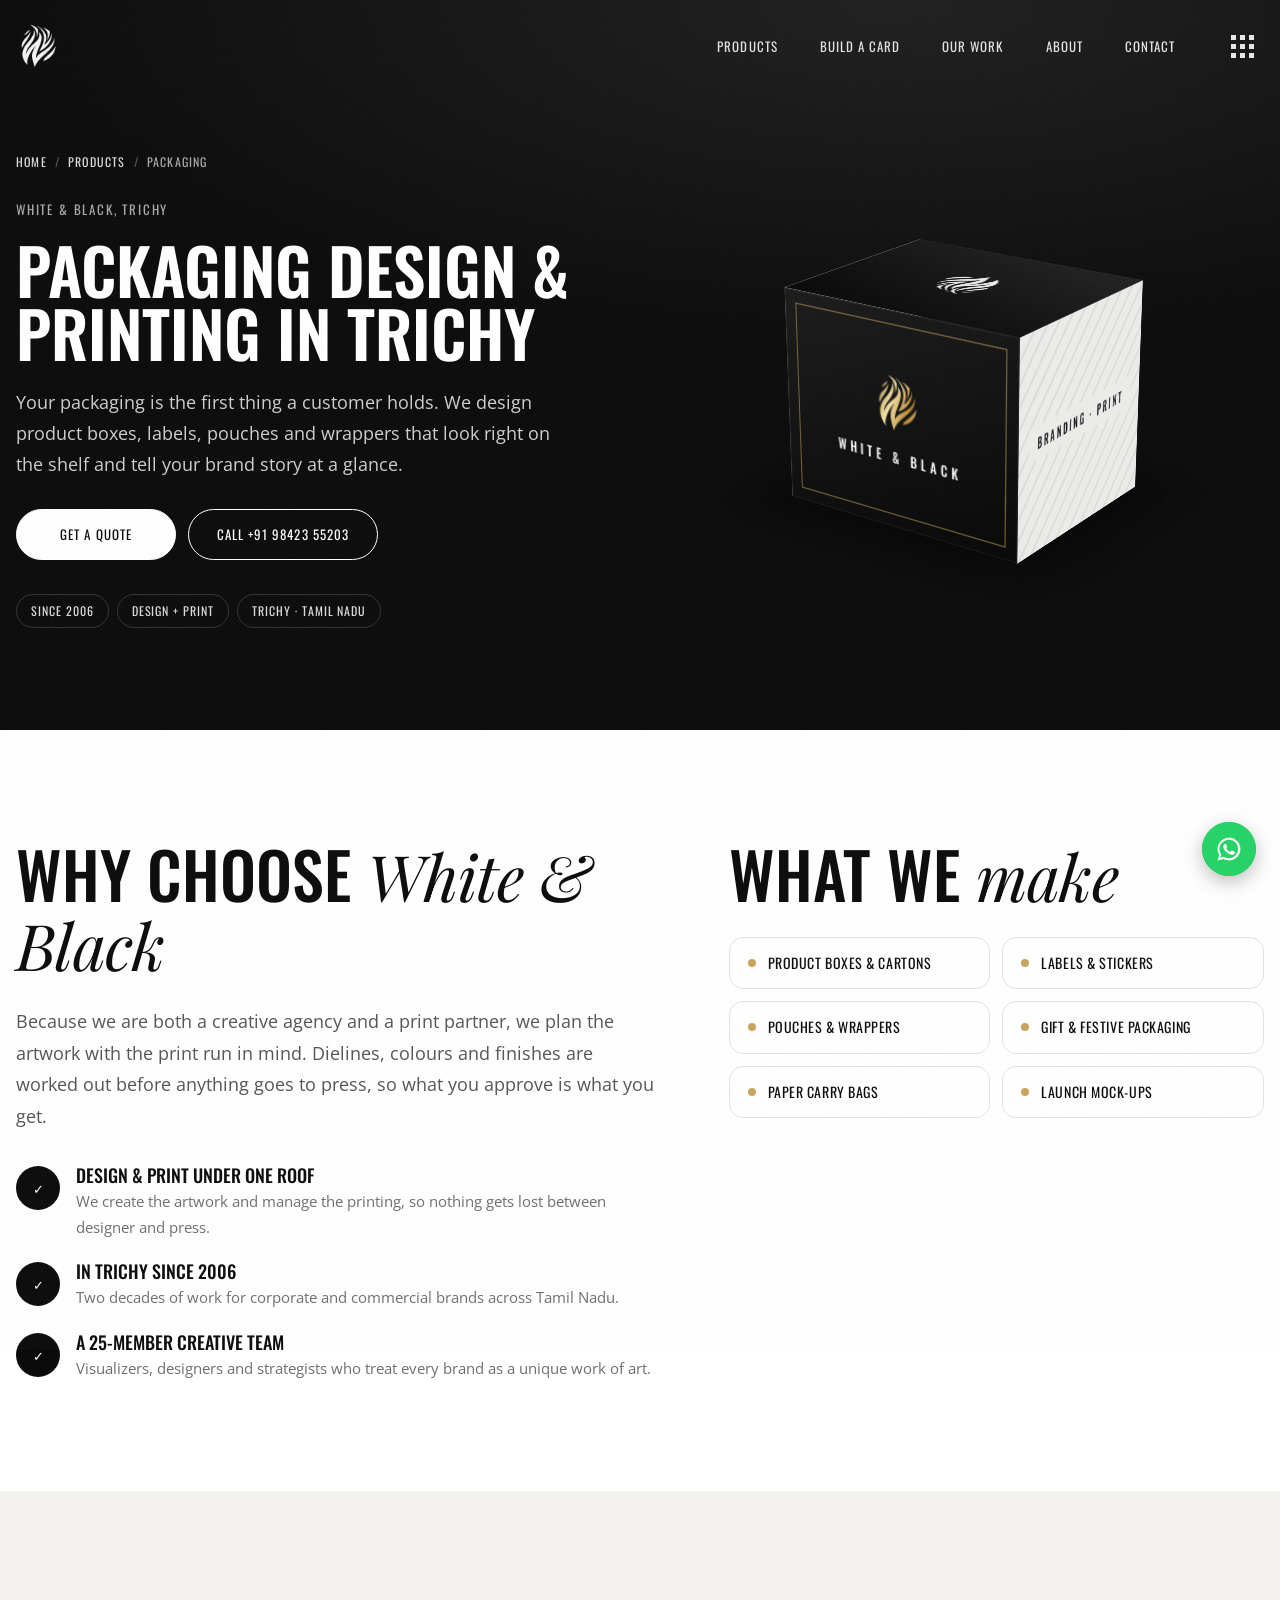
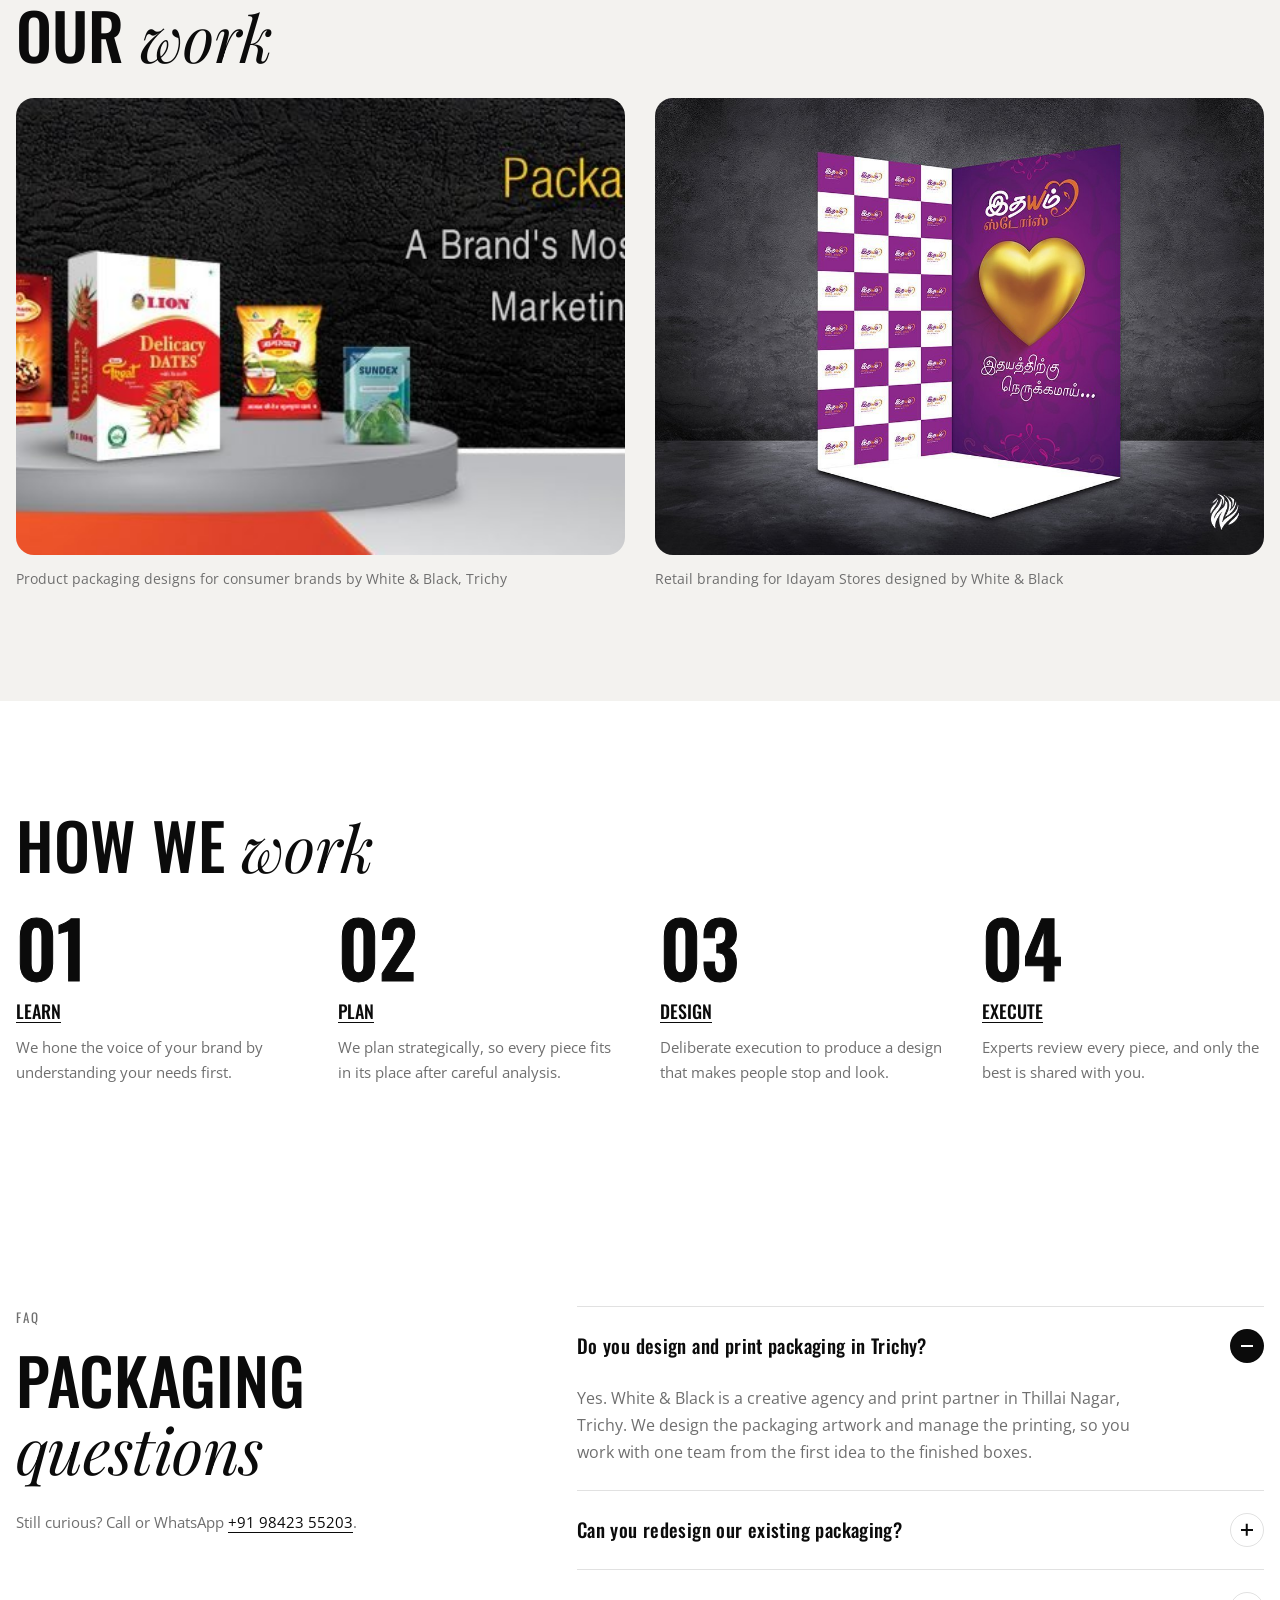
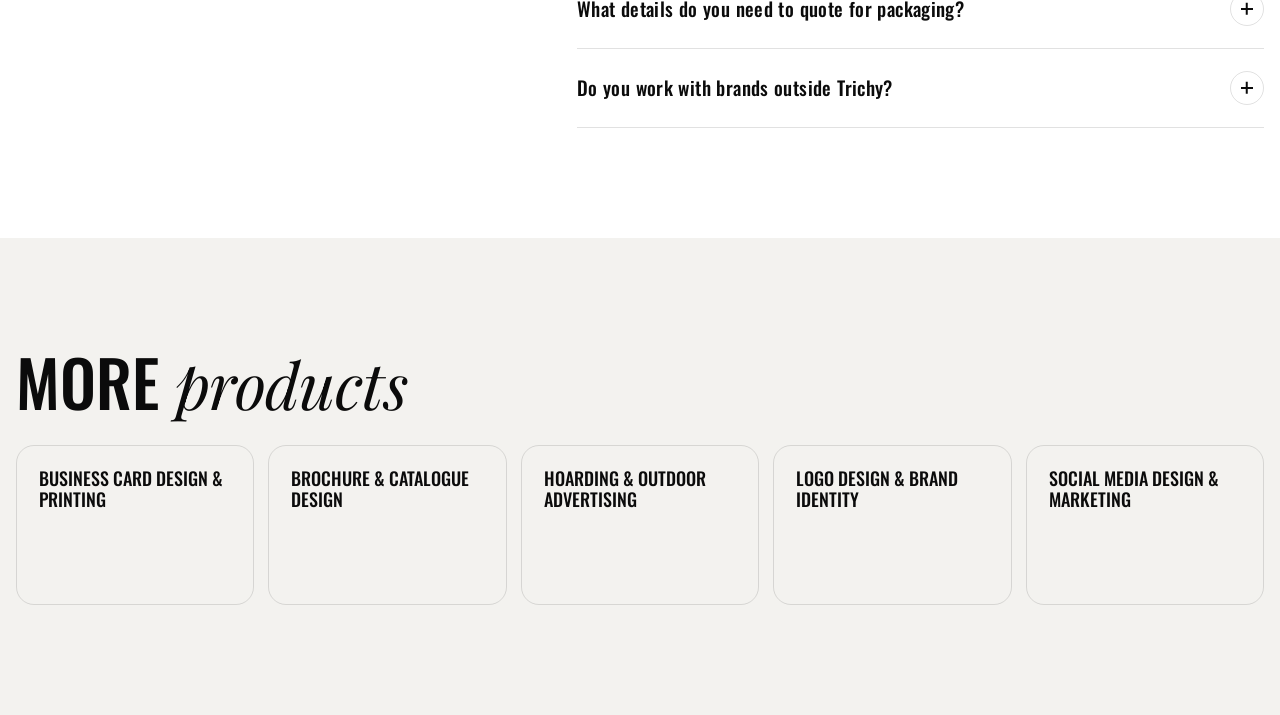
<file: packaging-design-printing-trichy/index.html>
<!doctype html>
<html lang="en-IN">
<head>
  <meta charset="utf-8">
  <meta name="viewport" content="width=device-width, initial-scale=1">
  <title>Packaging Design &amp; Printing in Trichy | White &amp; Black</title>
  <meta name="description" content="Product packaging, boxes, labels and wrappers designed and printed in Trichy by White &amp; Black — shelf-ready packaging for brands across Tamil Nadu since 2006.">
  <link rel="canonical" href="https://whiteandblack.in/packaging-design-printing-trichy/">
  <meta name="robots" content="index, follow, max-image-preview:large, max-snippet:-1">
  <meta name="theme-color" content="#0b0b0b">
  <meta name="geo.region" content="IN-TN">
  <meta name="geo.placename" content="Tiruchirappalli, Tamil Nadu">
  <meta property="og:type" content="website">
  <meta property="og:site_name" content="White &amp; Black">
  <meta property="og:locale" content="en_IN">
  <meta property="og:title" content="Packaging Design &amp; Printing in Trichy | White &amp; Black">
  <meta property="og:description" content="Product packaging, boxes, labels and wrappers designed and printed in Trichy by White &amp; Black — shelf-ready packaging for brands across Tamil Nadu since 2006.">
  <meta property="og:url" content="https://whiteandblack.in/packaging-design-printing-trichy/">
  <meta property="og:image" content="https://whiteandblack.in/images/blog-3.jpg">
  <meta name="twitter:card" content="summary_large_image">
  <meta name="twitter:site" content="@whitenblackin">
  <meta name="twitter:title" content="Packaging Design &amp; Printing in Trichy | White &amp; Black">
  <meta name="twitter:description" content="Product packaging, boxes, labels and wrappers designed and printed in Trichy by White &amp; Black — shelf-ready packaging for brands across Tamil Nadu since 2006.">
  <meta name="twitter:image" content="https://whiteandblack.in/images/blog-3.jpg">
  <link rel="icon" type="image/png" href="../images/logo.png">
  <link rel="apple-touch-icon" href="../images/logo.png">
  <link rel="preconnect" href="https://fonts.googleapis.com">
  <link rel="preconnect" href="https://fonts.gstatic.com" crossorigin>
  <link href="https://fonts.googleapis.com/css2?family=Oswald:wght@300;400;500;600;700&family=Open+Sans:wght@400;600&family=Playfair+Display:ital,wght@1,400;1,600&display=swap" rel="stylesheet">
  <link rel="stylesheet" href="../style.css?v=19">
  <link rel="stylesheet" href="../product.css?v=4">
  <script type="application/ld+json">
{
  "@context": "https://schema.org",
  "@graph": [
    {
      "@type": "Service",
      "@id": "https://whiteandblack.in/packaging-design-printing-trichy/#service",
      "name": "Packaging Design & Printing",
      "serviceType": "Packaging Design & Printing",
      "description": "Product packaging, boxes, labels and wrappers designed and printed in Trichy by White & Black — shelf-ready packaging for brands across Tamil Nadu since 2006.",
      "url": "https://whiteandblack.in/packaging-design-printing-trichy/",
      "image": "https://whiteandblack.in/images/blog-3.jpg",
      "areaServed": [
        {
          "@type": "City",
          "name": "Tiruchirappalli"
        },
        {
          "@type": "State",
          "name": "Tamil Nadu"
        }
      ],
      "provider": {
        "@type": "ProfessionalService",
        "@id": "https://whiteandblack.in/#business",
        "name": "White & Black",
        "url": "https://whiteandblack.in/",
        "telephone": "+919842355203",
        "email": "mail@whiteandblack.in",
        "image": "https://whiteandblack.in/images/hero-1.jpg",
        "address": {
          "@type": "PostalAddress",
          "streetAddress": "D46A, ABC Lotus Arcade, 6th Cross, Thillai Nagar East Extension",
          "addressLocality": "Tiruchirappalli",
          "addressRegion": "Tamil Nadu",
          "postalCode": "620018",
          "addressCountry": "IN"
        }
      },
      "hasOfferCatalog": {
        "@type": "OfferCatalog",
        "name": "Packaging Design & Printing",
        "itemListElement": [
          {
            "@type": "Offer",
            "itemOffered": {
              "@type": "Service",
              "name": "Product boxes & cartons"
            }
          },
          {
            "@type": "Offer",
            "itemOffered": {
              "@type": "Service",
              "name": "Labels & stickers"
            }
          },
          {
            "@type": "Offer",
            "itemOffered": {
              "@type": "Service",
              "name": "Pouches & wrappers"
            }
          },
          {
            "@type": "Offer",
            "itemOffered": {
              "@type": "Service",
              "name": "Gift & festive packaging"
            }
          },
          {
            "@type": "Offer",
            "itemOffered": {
              "@type": "Service",
              "name": "Paper carry bags"
            }
          },
          {
            "@type": "Offer",
            "itemOffered": {
              "@type": "Service",
              "name": "Launch mock-ups"
            }
          }
        ]
      }
    },
    {
      "@type": "WebPage",
      "@id": "https://whiteandblack.in/packaging-design-printing-trichy/#webpage",
      "url": "https://whiteandblack.in/packaging-design-printing-trichy/",
      "name": "Packaging Design & Printing in Trichy | White & Black",
      "description": "Product packaging, boxes, labels and wrappers designed and printed in Trichy by White & Black — shelf-ready packaging for brands across Tamil Nadu since 2006.",
      "isPartOf": {
        "@id": "https://whiteandblack.in/#website"
      },
      "about": {
        "@id": "https://whiteandblack.in/packaging-design-printing-trichy/#service"
      },
      "breadcrumb": {
        "@id": "https://whiteandblack.in/packaging-design-printing-trichy/#breadcrumb"
      },
      "inLanguage": "en-IN",
      "primaryImageOfPage": "https://whiteandblack.in/images/blog-3.jpg"
    },
    {
      "@type": "BreadcrumbList",
      "@id": "https://whiteandblack.in/packaging-design-printing-trichy/#breadcrumb",
      "itemListElement": [
        {
          "@type": "ListItem",
          "position": 1,
          "name": "Home",
          "item": "https://whiteandblack.in/"
        },
        {
          "@type": "ListItem",
          "position": 2,
          "name": "Products",
          "item": "https://whiteandblack.in/#services"
        },
        {
          "@type": "ListItem",
          "position": 3,
          "name": "Packaging Design & Printing",
          "item": "https://whiteandblack.in/packaging-design-printing-trichy/"
        }
      ]
    },
    {
      "@type": "FAQPage",
      "@id": "https://whiteandblack.in/packaging-design-printing-trichy/#faq",
      "mainEntity": [
        {
          "@type": "Question",
          "name": "Do you design and print packaging in Trichy?",
          "acceptedAnswer": {
            "@type": "Answer",
            "text": "Yes. White & Black is a creative agency and print partner in Thillai Nagar, Trichy. We design the packaging artwork and manage the printing, so you work with one team from the first idea to the finished boxes."
          }
        },
        {
          "@type": "Question",
          "name": "Can you redesign our existing packaging?",
          "acceptedAnswer": {
            "@type": "Answer",
            "text": "Yes. We study your current pack, the products next to it on the shelf and your customer, then refresh the design so it stays recognisable but stands out more."
          }
        },
        {
          "@type": "Question",
          "name": "What details do you need to quote for packaging?",
          "acceptedAnswer": {
            "@type": "Answer",
            "text": "Share the product, the box or label size, the quantity, the number of variants and any finish you have in mind. A photo of your current pack helps us quote faster."
          }
        },
        {
          "@type": "Question",
          "name": "Do you work with brands outside Trichy?",
          "acceptedAnswer": {
            "@type": "Answer",
            "text": "Yes. We work with brands across Tamil Nadu and share designs and proofs online, so your location is never a barrier."
          }
        }
      ]
    }
  ]
}
  </script>
</head>
<body class="ppage" data-product="Packaging Design &amp; Printing">

  <header class="header" id="header">
    <div class="container header__inner">
      <a href="../" class="logo" aria-label="Home"><span class="logo-mask"></span></a>
      <nav class="nav">
        <a href="../#services" class="roll">Products</a>
        <a href="../#build" class="roll">Build a Card</a>
        <a href="../#work" class="roll">Our Work</a>
        <a href="../#about" class="roll">About</a>
        <a href="../#contact" class="roll">Contact</a>
      </nav>
      <button class="grid-btn" id="menuBtn" aria-label="Open menu" aria-expanded="false" data-magnetic="0.4">
        <span></span><span></span><span></span><span></span><span></span><span></span><span></span><span></span><span></span>
      </button>
    </div>
  </header>

  <div class="menu" id="menu" aria-hidden="true" data-lenis-prevent>
    <div class="menu__bg"></div>
    <div class="container menu__inner">
      <nav class="menu__nav">
        <a href="../#products" style="--i:0"><span class="menu__mask"><span class="menu__txt">Products</span></span></a>
        <a href="../#services" style="--i:1"><span class="menu__mask"><span class="menu__txt">Services</span></span></a>
        <a href="../#build" style="--i:2"><span class="menu__mask"><span class="menu__txt">Build a Card</span></span></a>
        <a href="../#work" style="--i:3"><span class="menu__mask"><span class="menu__txt">Our Work</span></span></a>
        <a href="../#about" style="--i:4"><span class="menu__mask"><span class="menu__txt">About</span></span></a>
        <a href="../#contact" style="--i:5"><span class="menu__mask"><span class="menu__txt">Contact</span></span></a>
      </nav>
      <div class="menu__side">
        <p class="label">Say hello</p>
        <a href="mailto:mail@whiteandblack.in" class="menu__mail">mail@whiteandblack.in</a>
        <p>D46A, ABC Lotus Arcade, 6th Cross, Thillai Nagar East Extn., Trichy 620018 · <a href="tel:+919842355203">+91 98423 55203</a></p>
        <div class="menu__social"><a href="https://www.facebook.com/whiteandblackindia/" target="_blank" rel="noopener">Facebook</a><a href="https://www.instagram.com/whiteandblack_in/" target="_blank" rel="noopener">Instagram</a><a href="https://www.linkedin.com/company/whiteandblackindia" target="_blank" rel="noopener">LinkedIn</a><a href="https://twitter.com/whitenblackin" target="_blank" rel="noopener">Twitter</a></div>
      </div>
    </div>
  </div>

  <main>
    <section class="phero">
      <div class="container phero__grid">
        <div>
          <nav class="crumbs" aria-label="Breadcrumb"><ol><li><a href="../">Home</a></li><li><a href="../#services">Products</a></li><li aria-current="page">Packaging</li></ol></nav>
          <p class="label">White &amp; Black, Trichy</p>
          <h1>Packaging Design &amp; Printing in Trichy</h1>
          <p class="phero__intro">Your packaging is the first thing a customer holds. We design product boxes, labels, pouches and wrappers that look right on the shelf and tell your brand story at a glance.</p>
          <div class="phero__cta">
            <button class="btn" data-open-popup>Get a Quote</button>
            <a href="tel:+919842355203" class="btn btn--ghost">Call +91 98423 55203</a>
          </div>
          <ul class="phero__facts"><li>Since 2006</li><li>Design + Print</li><li>Trichy · Tamil Nadu</li></ul>
        </div>
        <div class="pvisual" aria-hidden="true">
          <div class="prod is-active">
            <div class="tilt">
              <div class="box3d" style="--w:210px;--h:170px;--d:170px">
                <div class="face face--front"><span class="logo-mask"></span><b>White &amp; Black</b><i class="foil-line"></i></div>
                <div class="face face--back"></div>
                <div class="face face--right side-print"><b>Branding · Print</b></div>
                <div class="face face--left side-print"><b>Since 20+ years</b></div>
                <div class="face face--bottom"></div>
                <div class="lid-hinge"><div class="lid"><span class="logo-mask"></span></div></div>
              </div>
            </div>
          </div>
        </div>
      </div>
    </section>

    <section class="psec pabout">
      <div class="container pabout__grid">
        <div class="pabout__text">
          <h2 class="section-title" data-reveal>Why choose <em>White &amp; Black</em></h2>
          <p data-reveal>Because we are both a creative agency and a print partner, we plan the artwork with the print run in mind. Dielines, colours and finishes are worked out before anything goes to press, so what you approve is what you get.</p>
          <ul class="reasons">
            <li data-reveal><i>&#10003;</i><div><h3>Design &amp; print under one roof</h3><p>We create the artwork and manage the printing, so nothing gets lost between designer and press.</p></div></li>
            <li data-reveal><i>&#10003;</i><div><h3>In Trichy since 2006</h3><p>Two decades of work for corporate and commercial brands across Tamil Nadu.</p></div></li>
            <li data-reveal><i>&#10003;</i><div><h3>A 25-member creative team</h3><p>Visualizers, designers and strategists who treat every brand as a unique work of art.</p></div></li>
          </ul>
        </div>
        <div>
          <h2 class="section-title" data-reveal>What we <em>make</em></h2>
          <ul class="items" data-reveal><li>Product boxes &amp; cartons</li><li>Labels &amp; stickers</li><li>Pouches &amp; wrappers</li><li>Gift &amp; festive packaging</li><li>Paper carry bags</li><li>Launch mock-ups</li></ul>
        </div>
      </div>
    </section>

    <section class="psec psec--cream pwork">
      <div class="container">
        <h2 class="section-title" data-reveal>Our <em>work</em></h2>
        <div class="pwork__grid"><figure data-reveal><img src="../images/blog-3.jpg" alt="Product packaging designs for consumer brands by White &amp; Black, Trichy" loading="lazy" decoding="async"><figcaption>Product packaging designs for consumer brands by White &amp; Black, Trichy</figcaption></figure><figure data-reveal><img src="../images/case-4.jpg" alt="Retail branding for Idayam Stores designed by White &amp; Black" loading="lazy" decoding="async"><figcaption>Retail branding for Idayam Stores designed by White &amp; Black</figcaption></figure></div>
      </div>
    </section>

    <section class="psec process">
      <div class="container">
        <h2 class="section-title" data-reveal>How we <em>work</em></h2>
        <div class="steps"><div class="step is-active"><span class="step__num">01</span><h3 class="step__t">Learn</h3><p>We hone the voice of your brand by understanding your needs first.</p></div><div class="step is-active"><span class="step__num">02</span><h3 class="step__t">Plan</h3><p>We plan strategically, so every piece fits in its place after careful analysis.</p></div><div class="step is-active"><span class="step__num">03</span><h3 class="step__t">Design</h3><p>Deliberate execution to produce a design that makes people stop and look.</p></div><div class="step is-active"><span class="step__num">04</span><h3 class="step__t">Execute</h3><p>Experts review every piece, and only the best is shared with you.</p></div></div>
      </div>
    </section>

    <section class="psec faq" id="faq">
      <div class="container faq__grid">
        <div class="faq__head">
          <p class="label">FAQ</p>
          <h2 class="section-title">Packaging <em>questions</em></h2>
          <p class="faq__note">Still curious? Call or WhatsApp <a href="tel:+919842355203">+91 98423 55203</a>.</p>
        </div>
        <div class="faq__list">
          <details class="faq__item" name="faq" open><summary><h3 class="faq__q">Do you design and print packaging in Trichy?</h3><i></i></summary><p class="faq__a">Yes. White &amp; Black is a creative agency and print partner in Thillai Nagar, Trichy. We design the packaging artwork and manage the printing, so you work with one team from the first idea to the finished boxes.</p></details>
          <details class="faq__item" name="faq"><summary><h3 class="faq__q">Can you redesign our existing packaging?</h3><i></i></summary><p class="faq__a">Yes. We study your current pack, the products next to it on the shelf and your customer, then refresh the design so it stays recognisable but stands out more.</p></details>
          <details class="faq__item" name="faq"><summary><h3 class="faq__q">What details do you need to quote for packaging?</h3><i></i></summary><p class="faq__a">Share the product, the box or label size, the quantity, the number of variants and any finish you have in mind. A photo of your current pack helps us quote faster.</p></details>
          <details class="faq__item" name="faq"><summary><h3 class="faq__q">Do you work with brands outside Trichy?</h3><i></i></summary><p class="faq__a">Yes. We work with brands across Tamil Nadu and share designs and proofs online, so your location is never a barrier.</p></details>
        </div>
      </div>
    </section>

    <section class="psec psec--cream pmore">
      <div class="container">
        <h2 class="section-title" data-reveal>More <em>products</em></h2>
        <div class="pmore__grid" data-reveal><a href="../business-card-printing-trichy/" class="pm"><b>Business Card Design &amp; Printing</b></a><a href="../brochure-catalogue-design-trichy/" class="pm"><b>Brochure &amp; Catalogue Design</b></a><a href="../hoarding-outdoor-advertising-trichy/" class="pm"><b>Hoarding &amp; Outdoor Advertising</b></a><a href="../logo-design-branding-trichy/" class="pm"><b>Logo Design &amp; Brand Identity</b></a><a href="../social-media-marketing-trichy/" class="pm"><b>Social Media Design &amp; Marketing</b></a></div>
      </div>
    </section>
  </main>

  

  <div class="popup" id="popup" aria-hidden="true">
    <form class="popup__box" id="popupForm" data-lenis-prevent>
      <button type="button" class="popup__close" id="popupClose" aria-label="Close">&times;</button>
      <h4>Your Requirements</h4>
      <label>Name *<input required></label>
      <label>Email *<input type="email" required></label>
      <label>Phone *<input type="tel" required></label>
      <label>Location *<input required></label>
      <fieldset>
        <legend>Looking for *</legend>
        <label class="chk"><input type="checkbox"> Branding &amp; Print</label>
        <label class="chk"><input type="checkbox"> Logo Design</label>
        <label class="chk"><input type="checkbox"> Outdoor Advertisement</label>
        <label class="chk"><input type="checkbox"> Product Packaging Design</label>
        <label class="chk"><input type="checkbox"> Printing Design</label>
        <label class="chk"><input type="checkbox"> Social Media</label>
        <label class="chk"><input type="checkbox"> Others</label>
      </fieldset>
      <label>Notes<input id="popupNotes" placeholder="Anything we should know"></label>
      <button class="btn" type="submit">Submit</button>
    </form>
  </div>

  <a href="https://wa.me/919842355203" class="whatsapp" aria-label="Chat with White &amp; Black on WhatsApp" target="_blank" rel="noopener">
    <svg viewBox="0 0 32 32" width="28" height="28"><path fill="#fff" d="M16 3a13 13 0 0 0-11.2 19.6L3 29l6.6-1.7A13 13 0 1 0 16 3zm0 23.6c-2 0-4-.6-5.7-1.6l-.4-.2-3.9 1 1-3.8-.3-.4A10.6 10.6 0 1 1 16 26.6zm5.8-7.9c-.3-.2-1.9-.9-2.2-1s-.5-.2-.7.2-.8 1-1 1.2-.4.2-.7 0a8.7 8.7 0 0 1-4.3-3.7c-.3-.6.3-.5.9-1.7.1-.2 0-.4 0-.5l-1-2.4c-.3-.6-.5-.5-.7-.5h-.6c-.2 0-.6.1-.9.4s-1.1 1.1-1.1 2.7 1.2 3.2 1.3 3.4 2.3 3.5 5.6 4.9c2.1.9 2.9 1 4 .8.6-.1 1.9-.8 2.2-1.5s.3-1.4.2-1.5-.3-.3-.6-.4z"/></svg>
  </a>

  <script src="../product.js?v=2"></script>
</body>
</html>
</file>
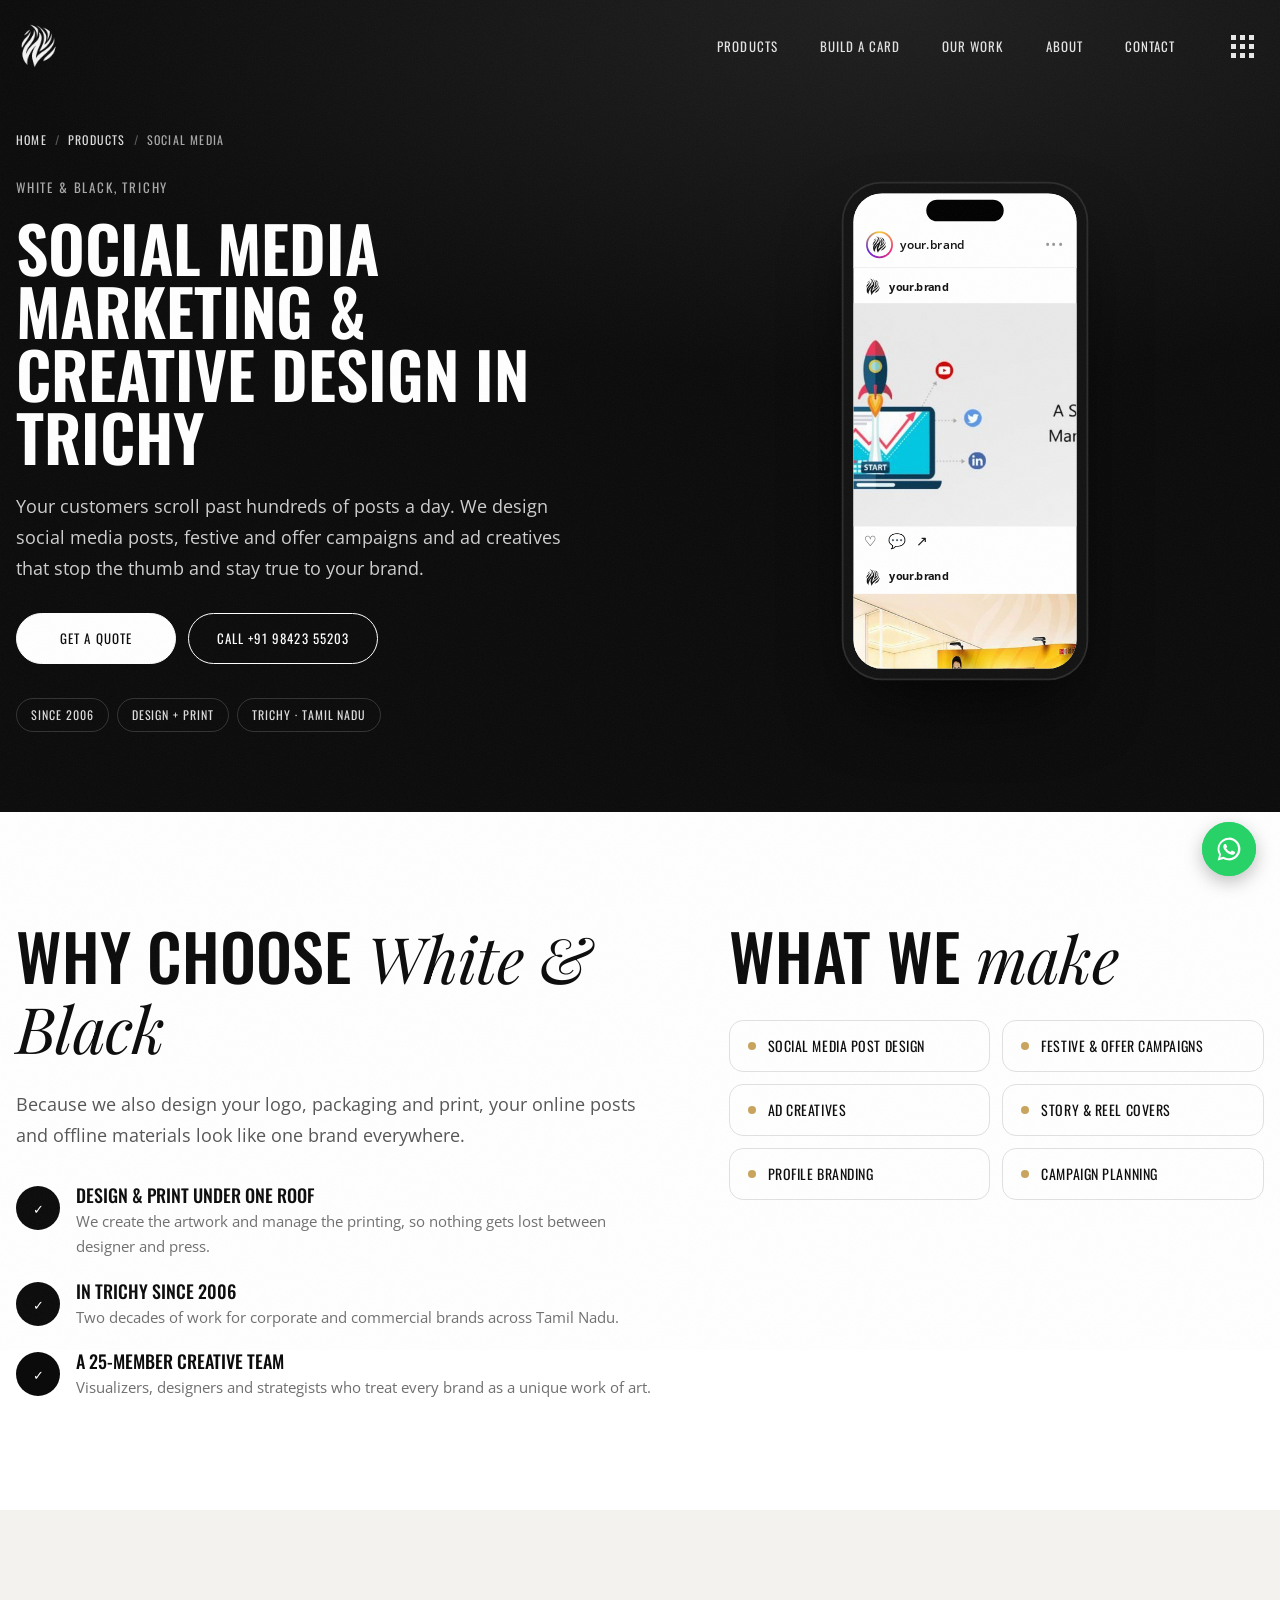
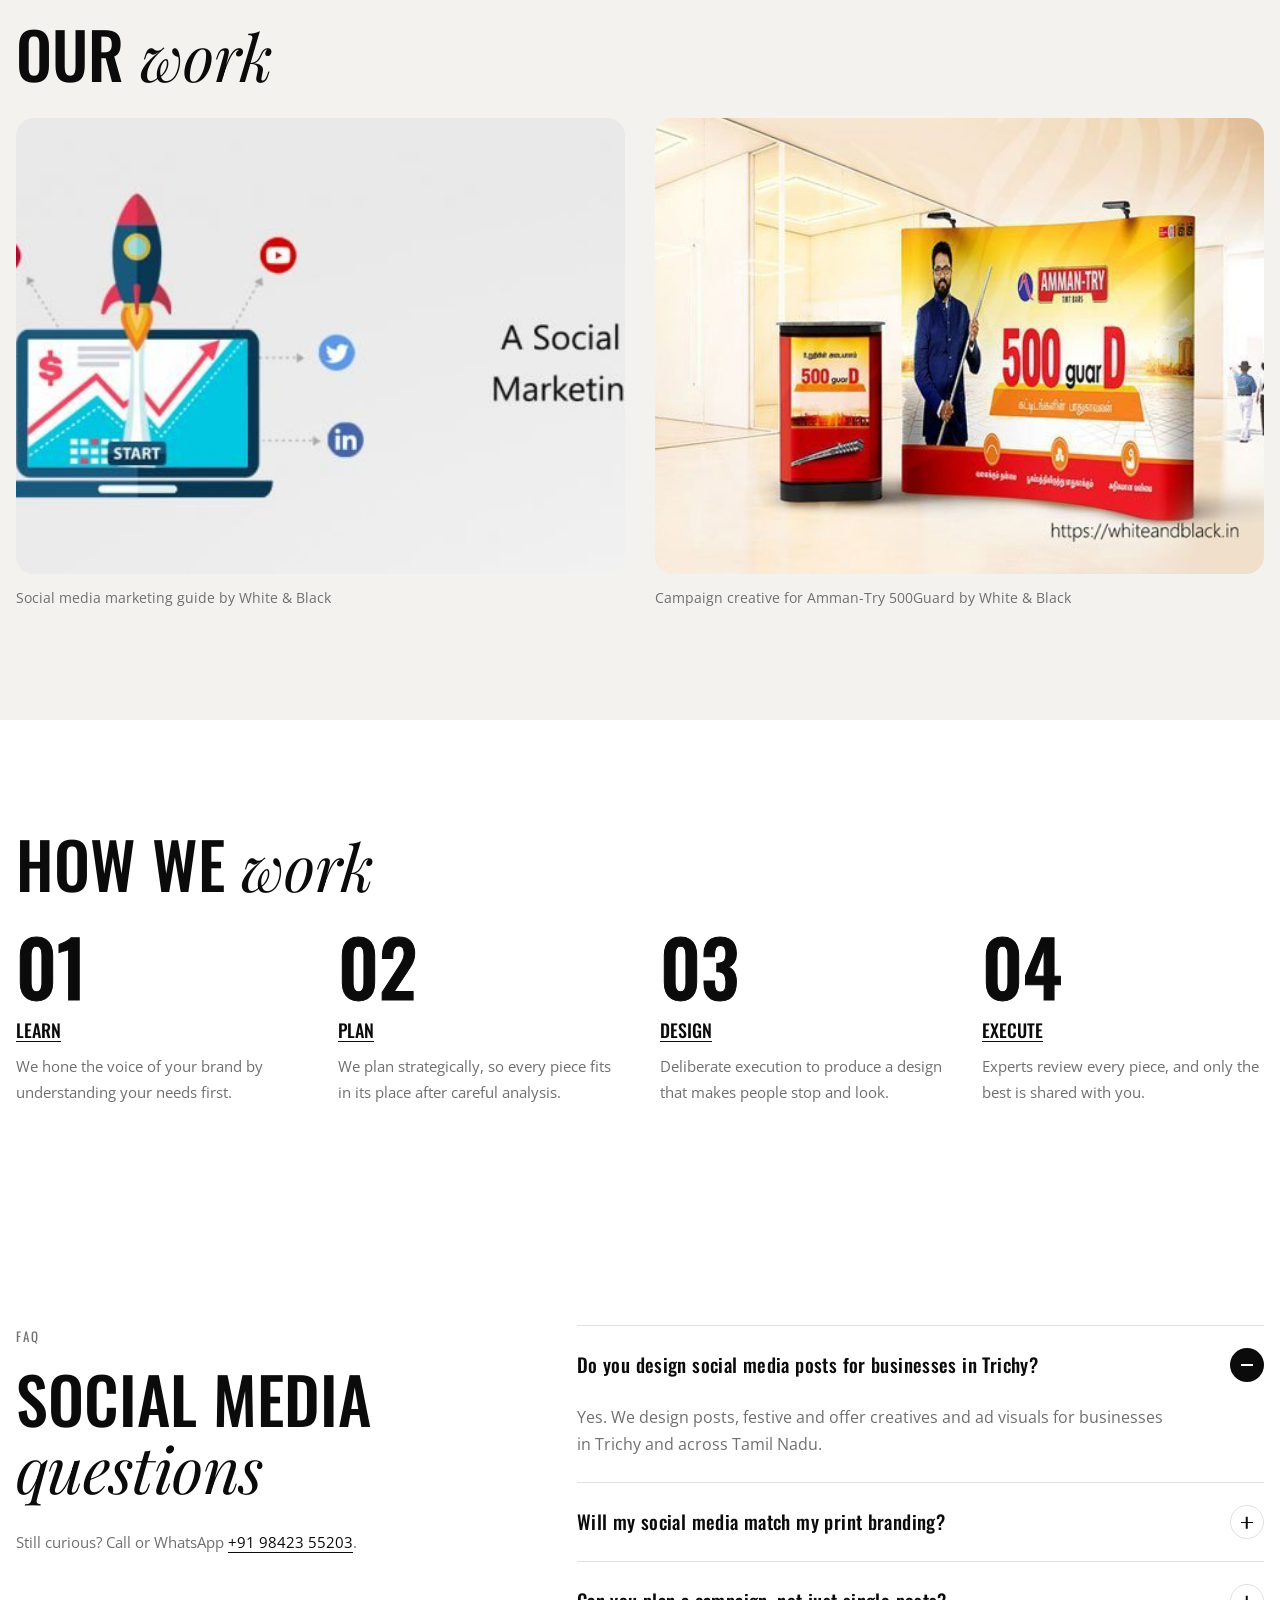
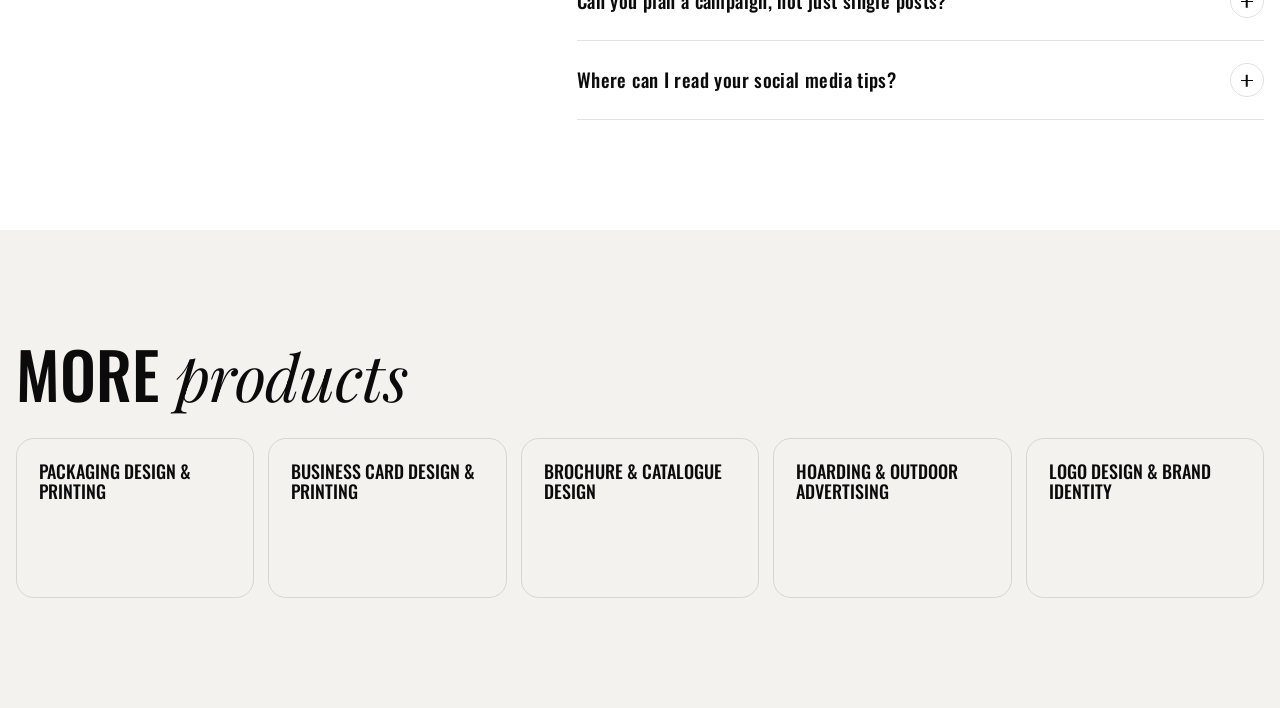
<file: social-media-marketing-trichy/index.html>
<!doctype html>
<html lang="en-IN">
<head>
  <meta charset="utf-8">
  <meta name="viewport" content="width=device-width, initial-scale=1">
  <title>Social Media Marketing &amp; Post Design in Trichy | White &amp; Black</title>
  <meta name="description" content="Social media post design and digital marketing creatives in Trichy by White &amp; Black — scroll-stopping posts, festive campaigns and ads that match your brand.">
  <link rel="canonical" href="https://whiteandblack.in/social-media-marketing-trichy/">
  <meta name="robots" content="index, follow, max-image-preview:large, max-snippet:-1">
  <meta name="theme-color" content="#0b0b0b">
  <meta name="geo.region" content="IN-TN">
  <meta name="geo.placename" content="Tiruchirappalli, Tamil Nadu">
  <meta property="og:type" content="website">
  <meta property="og:site_name" content="White &amp; Black">
  <meta property="og:locale" content="en_IN">
  <meta property="og:title" content="Social Media Marketing &amp; Post Design in Trichy | White &amp; Black">
  <meta property="og:description" content="Social media post design and digital marketing creatives in Trichy by White &amp; Black — scroll-stopping posts, festive campaigns and ads that match your brand.">
  <meta property="og:url" content="https://whiteandblack.in/social-media-marketing-trichy/">
  <meta property="og:image" content="https://whiteandblack.in/images/blog-1.jpg">
  <meta name="twitter:card" content="summary_large_image">
  <meta name="twitter:site" content="@whitenblackin">
  <meta name="twitter:title" content="Social Media Marketing &amp; Post Design in Trichy | White &amp; Black">
  <meta name="twitter:description" content="Social media post design and digital marketing creatives in Trichy by White &amp; Black — scroll-stopping posts, festive campaigns and ads that match your brand.">
  <meta name="twitter:image" content="https://whiteandblack.in/images/blog-1.jpg">
  <link rel="icon" type="image/png" href="../images/logo.png">
  <link rel="apple-touch-icon" href="../images/logo.png">
  <link rel="preconnect" href="https://fonts.googleapis.com">
  <link rel="preconnect" href="https://fonts.gstatic.com" crossorigin>
  <link href="https://fonts.googleapis.com/css2?family=Oswald:wght@300;400;500;600;700&family=Open+Sans:wght@400;600&family=Playfair+Display:ital,wght@1,400;1,600&display=swap" rel="stylesheet">
  <link rel="stylesheet" href="../style.css?v=19">
  <link rel="stylesheet" href="../product.css?v=4">
  <script type="application/ld+json">
{
  "@context": "https://schema.org",
  "@graph": [
    {
      "@type": "Service",
      "@id": "https://whiteandblack.in/social-media-marketing-trichy/#service",
      "name": "Social Media Design & Marketing",
      "serviceType": "Social Media Design & Marketing",
      "description": "Social media post design and digital marketing creatives in Trichy by White & Black — scroll-stopping posts, festive campaigns and ads that match your brand.",
      "url": "https://whiteandblack.in/social-media-marketing-trichy/",
      "image": "https://whiteandblack.in/images/blog-1.jpg",
      "areaServed": [
        {
          "@type": "City",
          "name": "Tiruchirappalli"
        },
        {
          "@type": "State",
          "name": "Tamil Nadu"
        }
      ],
      "provider": {
        "@type": "ProfessionalService",
        "@id": "https://whiteandblack.in/#business",
        "name": "White & Black",
        "url": "https://whiteandblack.in/",
        "telephone": "+919842355203",
        "email": "mail@whiteandblack.in",
        "image": "https://whiteandblack.in/images/hero-1.jpg",
        "address": {
          "@type": "PostalAddress",
          "streetAddress": "D46A, ABC Lotus Arcade, 6th Cross, Thillai Nagar East Extension",
          "addressLocality": "Tiruchirappalli",
          "addressRegion": "Tamil Nadu",
          "postalCode": "620018",
          "addressCountry": "IN"
        }
      },
      "hasOfferCatalog": {
        "@type": "OfferCatalog",
        "name": "Social Media Design & Marketing",
        "itemListElement": [
          {
            "@type": "Offer",
            "itemOffered": {
              "@type": "Service",
              "name": "Social media post design"
            }
          },
          {
            "@type": "Offer",
            "itemOffered": {
              "@type": "Service",
              "name": "Festive & offer campaigns"
            }
          },
          {
            "@type": "Offer",
            "itemOffered": {
              "@type": "Service",
              "name": "Ad creatives"
            }
          },
          {
            "@type": "Offer",
            "itemOffered": {
              "@type": "Service",
              "name": "Story & reel covers"
            }
          },
          {
            "@type": "Offer",
            "itemOffered": {
              "@type": "Service",
              "name": "Profile branding"
            }
          },
          {
            "@type": "Offer",
            "itemOffered": {
              "@type": "Service",
              "name": "Campaign planning"
            }
          }
        ]
      }
    },
    {
      "@type": "WebPage",
      "@id": "https://whiteandblack.in/social-media-marketing-trichy/#webpage",
      "url": "https://whiteandblack.in/social-media-marketing-trichy/",
      "name": "Social Media Marketing & Post Design in Trichy | White & Black",
      "description": "Social media post design and digital marketing creatives in Trichy by White & Black — scroll-stopping posts, festive campaigns and ads that match your brand.",
      "isPartOf": {
        "@id": "https://whiteandblack.in/#website"
      },
      "about": {
        "@id": "https://whiteandblack.in/social-media-marketing-trichy/#service"
      },
      "breadcrumb": {
        "@id": "https://whiteandblack.in/social-media-marketing-trichy/#breadcrumb"
      },
      "inLanguage": "en-IN",
      "primaryImageOfPage": "https://whiteandblack.in/images/blog-1.jpg"
    },
    {
      "@type": "BreadcrumbList",
      "@id": "https://whiteandblack.in/social-media-marketing-trichy/#breadcrumb",
      "itemListElement": [
        {
          "@type": "ListItem",
          "position": 1,
          "name": "Home",
          "item": "https://whiteandblack.in/"
        },
        {
          "@type": "ListItem",
          "position": 2,
          "name": "Products",
          "item": "https://whiteandblack.in/#services"
        },
        {
          "@type": "ListItem",
          "position": 3,
          "name": "Social Media Design & Marketing",
          "item": "https://whiteandblack.in/social-media-marketing-trichy/"
        }
      ]
    },
    {
      "@type": "FAQPage",
      "@id": "https://whiteandblack.in/social-media-marketing-trichy/#faq",
      "mainEntity": [
        {
          "@type": "Question",
          "name": "Do you design social media posts for businesses in Trichy?",
          "acceptedAnswer": {
            "@type": "Answer",
            "text": "Yes. We design posts, festive and offer creatives and ad visuals for businesses in Trichy and across Tamil Nadu."
          }
        },
        {
          "@type": "Question",
          "name": "Will my social media match my print branding?",
          "acceptedAnswer": {
            "@type": "Answer",
            "text": "Yes. We design your posts with the same logo, colours and style as your print and packaging, so your brand looks consistent everywhere."
          }
        },
        {
          "@type": "Question",
          "name": "Can you plan a campaign, not just single posts?",
          "acceptedAnswer": {
            "@type": "Answer",
            "text": "Yes. We can plan a campaign around a launch, a festival or an offer and design every post and ad creative for it."
          }
        },
        {
          "@type": "Question",
          "name": "Where can I read your social media tips?",
          "acceptedAnswer": {
            "@type": "Answer",
            "text": "Read our guide on social media marketing in the White & Black journal, or call us on +91 98423 55203 to talk about your page."
          }
        }
      ]
    }
  ]
}
  </script>
</head>
<body class="ppage" data-product="Social Media Design &amp; Marketing">

  <header class="header" id="header">
    <div class="container header__inner">
      <a href="../" class="logo" aria-label="Home"><span class="logo-mask"></span></a>
      <nav class="nav">
        <a href="../#services" class="roll">Products</a>
        <a href="../#build" class="roll">Build a Card</a>
        <a href="../#work" class="roll">Our Work</a>
        <a href="../#about" class="roll">About</a>
        <a href="../#contact" class="roll">Contact</a>
      </nav>
      <button class="grid-btn" id="menuBtn" aria-label="Open menu" aria-expanded="false" data-magnetic="0.4">
        <span></span><span></span><span></span><span></span><span></span><span></span><span></span><span></span><span></span>
      </button>
    </div>
  </header>

  <div class="menu" id="menu" aria-hidden="true" data-lenis-prevent>
    <div class="menu__bg"></div>
    <div class="container menu__inner">
      <nav class="menu__nav">
        <a href="../#products" style="--i:0"><span class="menu__mask"><span class="menu__txt">Products</span></span></a>
        <a href="../#services" style="--i:1"><span class="menu__mask"><span class="menu__txt">Services</span></span></a>
        <a href="../#build" style="--i:2"><span class="menu__mask"><span class="menu__txt">Build a Card</span></span></a>
        <a href="../#work" style="--i:3"><span class="menu__mask"><span class="menu__txt">Our Work</span></span></a>
        <a href="../#about" style="--i:4"><span class="menu__mask"><span class="menu__txt">About</span></span></a>
        <a href="../#contact" style="--i:5"><span class="menu__mask"><span class="menu__txt">Contact</span></span></a>
      </nav>
      <div class="menu__side">
        <p class="label">Say hello</p>
        <a href="mailto:mail@whiteandblack.in" class="menu__mail">mail@whiteandblack.in</a>
        <p>D46A, ABC Lotus Arcade, 6th Cross, Thillai Nagar East Extn., Trichy 620018 · <a href="tel:+919842355203">+91 98423 55203</a></p>
        <div class="menu__social"><a href="https://www.facebook.com/whiteandblackindia/" target="_blank" rel="noopener">Facebook</a><a href="https://www.instagram.com/whiteandblack_in/" target="_blank" rel="noopener">Instagram</a><a href="https://www.linkedin.com/company/whiteandblackindia" target="_blank" rel="noopener">LinkedIn</a><a href="https://twitter.com/whitenblackin" target="_blank" rel="noopener">Twitter</a></div>
      </div>
    </div>
  </div>

  <main>
    <section class="phero">
      <div class="container phero__grid">
        <div>
          <nav class="crumbs" aria-label="Breadcrumb"><ol><li><a href="../">Home</a></li><li><a href="../#services">Products</a></li><li aria-current="page">Social Media</li></ol></nav>
          <p class="label">White &amp; Black, Trichy</p>
          <h1>Social Media Marketing &amp; Creative Design in Trichy</h1>
          <p class="phero__intro">Your customers scroll past hundreds of posts a day. We design social media posts, festive and offer campaigns and ad creatives that stop the thumb and stay true to your brand.</p>
          <div class="phero__cta">
            <button class="btn" data-open-popup>Get a Quote</button>
            <a href="tel:+919842355203" class="btn btn--ghost">Call +91 98423 55203</a>
          </div>
          <ul class="phero__facts"><li>Since 2006</li><li>Design + Print</li><li>Trichy · Tamil Nadu</li></ul>
        </div>
        <div class="pvisual" aria-hidden="true">
          <div class="phone" id="phone">
              <div class="phone__notch"></div>
              <div class="phone__screen">
                <div class="phone__bar"><span class="story-ring"><span class="logo-mask"></span></span><b>your.brand</b><i>•••</i></div>
                <div class="feed" id="feed">
                  <div class="igpost"><header><span class="logo-mask"></span><b>your.brand</b></header><img src="../images/blog-1.jpg" alt=""><footer><span>♡</span><span>💬</span><span>↗</span></footer></div>
                  <div class="igpost"><header><span class="logo-mask"></span><b>your.brand</b></header><img src="../images/case-3.jpg" alt=""><footer><span>♡</span><span>💬</span><span>↗</span></footer></div>
                  <div class="igpost igpost--hero"><header><span class="logo-mask"></span><b>your.brand</b></header><img src="../images/blog-3.jpg" alt=""><footer><span class="like-heart">♥</span><span>💬</span><span>↗</span><em id="likeCount">Liked by your customers</em></footer></div>
                  <div class="igpost"><header><span class="logo-mask"></span><b>your.brand</b></header><img src="../images/hero-2.jpg" alt=""><footer><span>♡</span><span>💬</span><span>↗</span></footer></div>
                </div>
                <div class="burst" id="burst">♥</div>
              </div>
            </div>
        </div>
      </div>
    </section>

    <section class="psec pabout">
      <div class="container pabout__grid">
        <div class="pabout__text">
          <h2 class="section-title" data-reveal>Why choose <em>White &amp; Black</em></h2>
          <p data-reveal>Because we also design your logo, packaging and print, your online posts and offline materials look like one brand everywhere.</p>
          <ul class="reasons">
            <li data-reveal><i>&#10003;</i><div><h3>Design &amp; print under one roof</h3><p>We create the artwork and manage the printing, so nothing gets lost between designer and press.</p></div></li>
            <li data-reveal><i>&#10003;</i><div><h3>In Trichy since 2006</h3><p>Two decades of work for corporate and commercial brands across Tamil Nadu.</p></div></li>
            <li data-reveal><i>&#10003;</i><div><h3>A 25-member creative team</h3><p>Visualizers, designers and strategists who treat every brand as a unique work of art.</p></div></li>
          </ul>
        </div>
        <div>
          <h2 class="section-title" data-reveal>What we <em>make</em></h2>
          <ul class="items" data-reveal><li>Social media post design</li><li>Festive &amp; offer campaigns</li><li>Ad creatives</li><li>Story &amp; reel covers</li><li>Profile branding</li><li>Campaign planning</li></ul>
        </div>
      </div>
    </section>

    <section class="psec psec--cream pwork">
      <div class="container">
        <h2 class="section-title" data-reveal>Our <em>work</em></h2>
        <div class="pwork__grid"><figure data-reveal><img src="../images/blog-1.jpg" alt="Social media marketing guide by White &amp; Black" loading="lazy" decoding="async"><figcaption>Social media marketing guide by White &amp; Black</figcaption></figure><figure data-reveal><img src="../images/case-3.jpg" alt="Campaign creative for Amman-Try 500Guard by White &amp; Black" loading="lazy" decoding="async"><figcaption>Campaign creative for Amman-Try 500Guard by White &amp; Black</figcaption></figure></div>
      </div>
    </section>

    <section class="psec process">
      <div class="container">
        <h2 class="section-title" data-reveal>How we <em>work</em></h2>
        <div class="steps"><div class="step is-active"><span class="step__num">01</span><h3 class="step__t">Learn</h3><p>We hone the voice of your brand by understanding your needs first.</p></div><div class="step is-active"><span class="step__num">02</span><h3 class="step__t">Plan</h3><p>We plan strategically, so every piece fits in its place after careful analysis.</p></div><div class="step is-active"><span class="step__num">03</span><h3 class="step__t">Design</h3><p>Deliberate execution to produce a design that makes people stop and look.</p></div><div class="step is-active"><span class="step__num">04</span><h3 class="step__t">Execute</h3><p>Experts review every piece, and only the best is shared with you.</p></div></div>
      </div>
    </section>

    <section class="psec faq" id="faq">
      <div class="container faq__grid">
        <div class="faq__head">
          <p class="label">FAQ</p>
          <h2 class="section-title">Social Media <em>questions</em></h2>
          <p class="faq__note">Still curious? Call or WhatsApp <a href="tel:+919842355203">+91 98423 55203</a>.</p>
        </div>
        <div class="faq__list">
          <details class="faq__item" name="faq" open><summary><h3 class="faq__q">Do you design social media posts for businesses in Trichy?</h3><i></i></summary><p class="faq__a">Yes. We design posts, festive and offer creatives and ad visuals for businesses in Trichy and across Tamil Nadu.</p></details>
          <details class="faq__item" name="faq"><summary><h3 class="faq__q">Will my social media match my print branding?</h3><i></i></summary><p class="faq__a">Yes. We design your posts with the same logo, colours and style as your print and packaging, so your brand looks consistent everywhere.</p></details>
          <details class="faq__item" name="faq"><summary><h3 class="faq__q">Can you plan a campaign, not just single posts?</h3><i></i></summary><p class="faq__a">Yes. We can plan a campaign around a launch, a festival or an offer and design every post and ad creative for it.</p></details>
          <details class="faq__item" name="faq"><summary><h3 class="faq__q">Where can I read your social media tips?</h3><i></i></summary><p class="faq__a">Read our guide on social media marketing in the White &amp; Black journal, or call us on +91 98423 55203 to talk about your page.</p></details>
        </div>
      </div>
    </section>

    <section class="psec psec--cream pmore">
      <div class="container">
        <h2 class="section-title" data-reveal>More <em>products</em></h2>
        <div class="pmore__grid" data-reveal><a href="../packaging-design-printing-trichy/" class="pm"><b>Packaging Design &amp; Printing</b></a><a href="../business-card-printing-trichy/" class="pm"><b>Business Card Design &amp; Printing</b></a><a href="../brochure-catalogue-design-trichy/" class="pm"><b>Brochure &amp; Catalogue Design</b></a><a href="../hoarding-outdoor-advertising-trichy/" class="pm"><b>Hoarding &amp; Outdoor Advertising</b></a><a href="../logo-design-branding-trichy/" class="pm"><b>Logo Design &amp; Brand Identity</b></a></div>
      </div>
    </section>
  </main>

  

  <div class="popup" id="popup" aria-hidden="true">
    <form class="popup__box" id="popupForm" data-lenis-prevent>
      <button type="button" class="popup__close" id="popupClose" aria-label="Close">&times;</button>
      <h4>Your Requirements</h4>
      <label>Name *<input required></label>
      <label>Email *<input type="email" required></label>
      <label>Phone *<input type="tel" required></label>
      <label>Location *<input required></label>
      <fieldset>
        <legend>Looking for *</legend>
        <label class="chk"><input type="checkbox"> Branding &amp; Print</label>
        <label class="chk"><input type="checkbox"> Logo Design</label>
        <label class="chk"><input type="checkbox"> Outdoor Advertisement</label>
        <label class="chk"><input type="checkbox"> Product Packaging Design</label>
        <label class="chk"><input type="checkbox"> Printing Design</label>
        <label class="chk"><input type="checkbox"> Social Media</label>
        <label class="chk"><input type="checkbox"> Others</label>
      </fieldset>
      <label>Notes<input id="popupNotes" placeholder="Anything we should know"></label>
      <button class="btn" type="submit">Submit</button>
    </form>
  </div>

  <a href="https://wa.me/919842355203" class="whatsapp" aria-label="Chat with White &amp; Black on WhatsApp" target="_blank" rel="noopener">
    <svg viewBox="0 0 32 32" width="28" height="28"><path fill="#fff" d="M16 3a13 13 0 0 0-11.2 19.6L3 29l6.6-1.7A13 13 0 1 0 16 3zm0 23.6c-2 0-4-.6-5.7-1.6l-.4-.2-3.9 1 1-3.8-.3-.4A10.6 10.6 0 1 1 16 26.6zm5.8-7.9c-.3-.2-1.9-.9-2.2-1s-.5-.2-.7.2-.8 1-1 1.2-.4.2-.7 0a8.7 8.7 0 0 1-4.3-3.7c-.3-.6.3-.5.9-1.7.1-.2 0-.4 0-.5l-1-2.4c-.3-.6-.5-.5-.7-.5h-.6c-.2 0-.6.1-.9.4s-1.1 1.1-1.1 2.7 1.2 3.2 1.3 3.4 2.3 3.5 5.6 4.9c2.1.9 2.9 1 4 .8.6-.1 1.9-.8 2.2-1.5s.3-1.4.2-1.5-.3-.3-.6-.4z"/></svg>
  </a>

  <script src="../product.js?v=2"></script>
</body>
</html>
</file>
<file: style.css>
/* =========================================================
   White & Black — product showcase
   Every service is presented like a product launch:
   3D packaging, cards, brochures and hoardings on a stage.
   ========================================================= */
:root{
  --ink:#0b0b0b;
  --paper:#ffffff;
  --cream:#f3f2ef;
  --gold:#c9a45c;
  --foil:linear-gradient(110deg,#8a6420 0%,#f6e3a6 22%,#b8862f 40%,#fff4cf 55%,#a3762a 72%,#e9cf8a 100%);
  --fg:var(--ink);
  --bg:var(--paper);
  --muted:#6f6f6f;
  --line:rgba(11,11,11,.12);
  --head:'Oswald',sans-serif;
  --body:'Open Sans',sans-serif;
  --serif:'Playfair Display',Georgia,serif;
  --ease:cubic-bezier(.7,0,.2,1);
  --ease-out:cubic-bezier(.16,1,.3,1);
}
/* dark sections flip the palette locally */
.stage,.anatomy,.work,.footer,.menu{--fg:#fff;--bg:var(--ink);--muted:#9b9b9b;--line:rgba(255,255,255,.16)}

*{box-sizing:border-box;margin:0;padding:0}
html.lenis,html.lenis body{height:auto}
.lenis.lenis-smooth{scroll-behavior:auto!important}
html{scroll-behavior:smooth}
body{font-family:var(--body);color:var(--fg);background:var(--paper);font-size:15px;line-height:1.7;overflow-x:hidden}
body.is-loading{overflow:hidden}
img{max-width:100%;display:block}
a{color:inherit;text-decoration:none}
button{font:inherit;cursor:pointer;background:none;border:0;color:inherit}
input{font:inherit}
h1,h2,h3,h4,h5{font-family:var(--head);text-transform:uppercase;color:var(--fg);font-weight:500;line-height:1.05}
em{font-family:var(--serif);font-style:italic;font-weight:400;text-transform:none;letter-spacing:-.01em}
::selection{background:var(--ink);color:var(--paper)}
.container{width:min(1300px,100% - 32px);margin-inline:auto}
.section{padding:130px 0}
.label{font-family:var(--head);font-size:13px;letter-spacing:.14em;text-transform:uppercase;color:var(--muted);margin-bottom:18px}
.section-head{margin-bottom:60px}
.section-head--row{display:flex;justify-content:space-between;align-items:flex-end;gap:30px}
.section-title{font-size:clamp(38px,5vw,74px);font-weight:500}
.section-note{max-width:300px;color:var(--muted)}

/* logo as a mask, so it can be any colour or foil */
.logo-mask{display:inline-block;width:40px;aspect-ratio:1;background:currentColor;
  -webkit-mask:url(images/logo.png) center/contain no-repeat;mask:url(images/logo.png) center/contain no-repeat}

/* split text */
.w{display:inline-block;overflow:hidden;vertical-align:top;padding:0 .06em .12em;margin:0 -.06em -.12em}
.c{display:inline-block;will-change:transform}

/* paper grain */
body::after{content:"";position:fixed;inset:-50%;z-index:200;pointer-events:none;opacity:.045;
  background-image:url("data:image/svg+xml,%3Csvg xmlns='http://www.w3.org/2000/svg' width='160' height='160'%3E%3Cfilter id='n'%3E%3CfeTurbulence type='fractalNoise' baseFrequency='.9' numOctaves='3' stitchTiles='stitch'/%3E%3C/filter%3E%3Crect width='100%25' height='100%25' filter='url(%23n)'/%3E%3C/svg%3E");
  animation:grain 1s steps(6) infinite}
@keyframes grain{0%,100%{transform:translate(0,0)}20%{transform:translate(-3%,2%)}40%{transform:translate(2%,-3%)}60%{transform:translate(-2%,-1%)}80%{transform:translate(3%,3%)}}
@keyframes spin{to{transform:rotate(360deg)}}
@keyframes ping{0%{transform:scale(.8);opacity:1}100%{transform:scale(1.6);opacity:0}}
@keyframes float{50%{transform:translateY(-14px)}}
@keyframes shimmer{to{background-position:200% 0}}

/* ---------- buttons ---------- */
.btn{position:relative;display:inline-flex;justify-content:center;align-items:center;overflow:hidden;isolation:isolate;background:var(--fg);color:var(--bg);font-family:var(--head);text-transform:uppercase;font-size:13px;letter-spacing:.08em;padding:16px 28px;min-width:160px;border:1px solid var(--fg);border-radius:100px;transition:color .5s var(--ease)}
.btn__fill{position:absolute;inset:-1px;z-index:-1;background:var(--bg);transform:translateY(101%);border-radius:50% 50% 0 0/100% 100% 0 0;transition:transform .7s var(--ease),border-radius .7s var(--ease)}
.btn:hover{color:var(--fg)}
.btn:hover .btn__fill{transform:none;border-radius:0}
.btn--ghost{background:transparent;color:var(--fg)}
.btn--ghost .btn__fill{background:var(--fg)}
.btn--ghost:hover{color:var(--bg)}
.roll-label{display:block;position:relative;overflow:hidden;line-height:1.3}
.roll-label>span{display:block;transition:transform .55s var(--ease)}
.roll-label::after{content:attr(data-text);position:absolute;left:0;top:100%;width:100%;transition:transform .55s var(--ease)}
.btn:hover .roll-label>span,.btn:hover .roll-label::after,.roll:hover .roll-label>span,.roll:hover .roll-label::after{transform:translateY(-100%)}
.roll{display:inline-block}
.arrow{width:54px;height:54px;border:1px solid var(--fg);border-radius:50%;font-size:18px;transition:background-color .4s,color .4s}
.arrow:hover{background:var(--fg);color:var(--bg)}
.link-arrow{font-family:var(--head);text-transform:uppercase;font-size:13px;letter-spacing:.08em;border-bottom:1px solid var(--fg);padding-bottom:4px}
.glass{background:rgba(255,255,255,.06);border:1px solid rgba(255,255,255,.14);backdrop-filter:blur(16px);-webkit-backdrop-filter:blur(16px);border-radius:22px;box-shadow:0 30px 80px -30px rgba(0,0,0,.6)}

/* ---------- preloader ---------- */
.loader{position:fixed;inset:0;z-index:300;color:#fff}
.loader__panel{position:absolute;left:0;right:0;height:50.5%;background:var(--ink)}
.loader__panel--top{top:0}.loader__panel--bottom{bottom:0}
.loader__content{position:absolute;inset:0;display:flex;flex-direction:column;align-items:center;justify-content:center;gap:22px;padding:0 24px}
.loader__logo{width:64px;color:#fff}
.loader__word{font-family:var(--head);font-size:clamp(44px,8vw,120px);text-transform:uppercase;font-weight:600;line-height:1}
.loader__word em{font-weight:400;font-size:.8em}
.loader__meta{position:absolute;left:32px;right:32px;bottom:28px;display:flex;justify-content:space-between;align-items:flex-end;font-family:var(--head);text-transform:uppercase;font-size:12px;letter-spacing:.14em;opacity:.7}
.loader__count{font-size:clamp(48px,7vw,96px);font-weight:300;letter-spacing:0;line-height:.8}

/* ---------- cursor ---------- */
.cursor,.cursor-label{position:fixed;top:0;left:0;pointer-events:none;z-index:250;display:none}
.has-cursor .cursor{display:block}
.has-cursor .cursor-label{display:grid}
.has-cursor,.has-cursor a,.has-cursor button,.has-cursor label{cursor:none}
.cursor{width:14px;height:14px;margin:-7px 0 0 -7px;border-radius:50%;background:#fff;mix-blend-mode:difference;transition:width .35s var(--ease-out),height .35s var(--ease-out),margin .35s var(--ease-out),opacity .3s}
.cursor.is-hover{width:56px;height:56px;margin:-28px 0 0 -28px}
.cursor.is-hidden{opacity:0}
.cursor-label{width:96px;height:96px;margin:-48px 0 0 -48px;border-radius:50%;background:#fff;color:var(--ink);mix-blend-mode:difference;place-items:center;font-family:var(--head);text-transform:uppercase;font-size:13px;letter-spacing:.1em;transform:scale(0);transition:transform .45s var(--ease-out)}
.cursor-label.is-on{transform:scale(1)}
.progress{position:fixed;top:0;left:0;right:0;height:3px;background:#fff;mix-blend-mode:difference;transform-origin:0 50%;transform:scaleX(0);z-index:120}

/* ---------- header (difference blend keeps it readable on any section) ---------- */
.header{position:fixed;inset:0 0 auto;z-index:110;color:#fff;mix-blend-mode:difference;transition:transform .6s var(--ease)}
.header.is-hidden{transform:translateY(-100%)}
.header__inner{display:flex;align-items:center;justify-content:space-between;height:92px}
.logo .logo-mask{width:46px;display:block;transition:transform .5s var(--ease)}
.logo:hover .logo-mask{transform:rotate(-10deg) scale(1.06)}
.nav{display:flex;gap:42px;margin-left:auto;margin-right:46px}
.nav a{font-family:var(--head);text-transform:uppercase;font-size:13px;letter-spacing:.08em}
.grid-btn{display:grid;grid-template-columns:repeat(3,5px);gap:4px;padding:10px}
.grid-btn span{width:5px;height:5px;background:#fff;transition:transform .5s var(--ease),opacity .4s}
.grid-btn:hover span:nth-child(odd){transform:scale(1.5)}
.grid-btn:hover span:nth-child(even){transform:scale(.4)}
body.menu-open .grid-btn span:nth-child(even){transform:scale(0)}
body.menu-open .grid-btn span:nth-child(odd){transform:scale(1.25)}
body.menu-open .header{transform:none}
body.menu-open .nav{opacity:0;pointer-events:none}

/* ---------- menu ---------- */
.menu{position:fixed;inset:0;z-index:105;color:#fff;visibility:hidden;transition:visibility 0s 1s}
.menu.is-open{visibility:visible;transition:none}
.menu__bg{position:absolute;inset:0;background:var(--ink);clip-path:circle(0% at calc(100% - 60px) 46px);transition:clip-path 1s var(--ease)}
.menu.is-open .menu__bg{clip-path:circle(150% at calc(100% - 60px) 46px)}
.menu__inner{position:relative;height:100%;display:grid;grid-template-columns:1.6fr 1fr;align-items:center;gap:40px;padding-top:80px}
.menu__nav{display:flex;flex-direction:column}
.menu__nav a{display:flex;align-items:flex-start;gap:18px;padding:2px 0;transition:opacity .4s}
.menu__nav:hover a{opacity:.3}
.menu__nav a:hover{opacity:1}
.menu__no{font-family:var(--head);font-size:13px;margin-top:14px;opacity:.5}
.menu__mask{overflow:hidden;display:block}
.menu__txt{display:block;font-family:var(--head);text-transform:uppercase;font-size:clamp(38px,6vw,86px);line-height:1.05;font-weight:500;transform:translateY(110%);transition:transform .9s var(--ease-out)}
.menu.is-open .menu__txt{transform:none;transition-delay:calc(.35s + var(--i) * .06s)}
.menu__side{opacity:0;transform:translateY(30px);transition:opacity .6s,transform .8s var(--ease-out)}
.menu.is-open .menu__side{opacity:1;transform:none;transition-delay:.7s}
.menu__mail{display:inline-block;font-family:var(--serif);font-style:italic;font-size:clamp(22px,2.4vw,34px);border-bottom:1px solid rgba(255,255,255,.3);margin-bottom:20px}
.menu__side p{opacity:.7;margin-bottom:24px}
.menu__social{display:flex;flex-wrap:wrap;gap:22px;font-family:var(--head);text-transform:uppercase;font-size:13px;letter-spacing:.08em}

/* =========================================================
   1. PRODUCT STAGE (hero)
   ========================================================= */
.stage{position:relative;min-height:100vh;min-height:100svh;background:radial-gradient(120% 80% at 70% 0%,#1d1d1d 0%,#0b0b0b 55%);color:var(--fg);overflow:hidden;display:flex;flex-direction:column;padding-top:100px}
.stage__spot{position:absolute;top:-10%;right:8%;width:55vw;height:120%;background:conic-gradient(from 180deg at 50% 0%,transparent 160deg,rgba(255,255,255,.10) 175deg,rgba(255,255,255,.16) 180deg,rgba(255,255,255,.10) 185deg,transparent 200deg);filter:blur(8px);pointer-events:none;transform-origin:50% 0}
.stage__dust{position:absolute;inset:0;pointer-events:none}
.dust{position:absolute;width:var(--s,2px);height:var(--s,2px);border-radius:50%;background:#fff;opacity:0;animation:dust var(--d,9s) linear var(--delay,0s) infinite}
@keyframes dust{0%{transform:translate(0,0);opacity:0}15%{opacity:.6}85%{opacity:.4}100%{transform:translate(var(--dx,20px),-180px);opacity:0}}
.stage__word{position:absolute;left:50%;top:50%;transform:translate(-50%,-50%);font-family:var(--head);font-weight:700;text-transform:uppercase;font-size:clamp(90px,17vw,300px);line-height:1;letter-spacing:-.02em;white-space:nowrap;color:transparent;-webkit-text-stroke:1px rgba(255,255,255,.09);pointer-events:none;user-select:none}
.stage__grid{position:relative;z-index:2;flex:1;display:grid;grid-template-columns:440px 1fr;align-items:center;gap:40px}
.stage__card{padding:34px 34px 30px;max-width:440px}
.stage__kicker{font-family:var(--head);text-transform:uppercase;letter-spacing:.2em;font-size:13px;color:var(--gold)}
.stage__verbs{display:grid;margin:2px 0 18px}
.stage__verb{grid-area:1/1;font-family:var(--head);text-transform:uppercase;font-weight:700;font-size:clamp(54px,6vw,92px);line-height:.95;color:#fff;visibility:hidden}
.stage__verb.is-active{visibility:visible}
.stage__infos{display:grid;margin-bottom:26px}
.stage__info{grid-area:1/1;visibility:hidden;opacity:0}
.stage__info.is-active{visibility:visible;opacity:1}
.stage__name{font-size:20px;letter-spacing:.04em;margin-bottom:8px}
.stage__info p{color:#bdbdbd;font-size:14px;margin-bottom:18px}
.specs{list-style:none;display:grid;grid-template-columns:repeat(3,1fr);border-top:1px solid var(--line)}
.specs li{padding:12px 10px 0 0;display:flex;flex-direction:column;line-height:1.3}
.specs li+li{padding-left:12px;border-left:1px solid var(--line)}
.specs b{font-family:var(--head);font-weight:500;font-size:16px;text-transform:uppercase}
.specs span{font-size:12px;color:var(--muted)}
.stage__cta{display:flex;gap:12px;flex-wrap:wrap}
.stage__cta .btn{min-width:0;flex:1}

.stage__products{position:relative;height:min(72vh,600px);touch-action:pan-y}
.stage__floor{position:absolute;left:50%;bottom:9%;width:70%;height:70px;transform:translateX(-50%);background:radial-gradient(closest-side,rgba(255,255,255,.16),transparent);filter:blur(4px)}
.stage__floor::after{content:"";position:absolute;left:20%;right:20%;top:38%;height:22px;border-radius:50%;background:rgba(0,0,0,.85);filter:blur(10px)}
.prod{position:absolute;inset:0;display:grid;place-items:center;perspective:1300px;visibility:hidden}
.prod.is-active{visibility:visible}
.float{transform-style:preserve-3d;animation:float 6s ease-in-out infinite;scale:1.3}
.tilt{transform-style:preserve-3d;transform:rotateX(calc(-20deg + var(--my,0) * 1deg)) rotateY(calc(var(--mx,0) * 1deg))}

/* --- 3D box (shared by hero + unboxing) --- */
.box3d{position:relative;width:0;height:0;transform-style:preserve-3d;transform:rotateY(-35deg)}
.face{position:absolute;left:0;top:0;display:flex;flex-direction:column;align-items:center;justify-content:center;gap:10px;overflow:hidden}
.face--front{width:var(--w);height:var(--h);transform:translate(-50%,-50%) translateZ(calc(var(--d) / 2));background:linear-gradient(160deg,#1b1b1b,#070707);color:#fff;box-shadow:inset 0 0 0 1px rgba(255,255,255,.06)}
.face--front .logo-mask{width:46px;background:var(--foil);background-size:200% 100%;animation:shimmer 4s linear infinite}
.face--front b{font-family:var(--head);font-weight:500;font-size:11px;letter-spacing:.32em;text-transform:uppercase}
.foil-line{position:absolute;inset:10px;border:1px solid rgba(201,164,92,.55);pointer-events:none}
.face--back{width:var(--w);height:var(--h);transform:translate(-50%,-50%) rotateY(180deg) translateZ(calc(var(--d) / 2));background:#0d0d0d}
.face--right,.face--left{width:var(--d);height:var(--h)}
.face--right{transform:translate(-50%,-50%) rotateY(90deg) translateZ(calc(var(--w) / 2))}
.face--left{transform:translate(-50%,-50%) rotateY(-90deg) translateZ(calc(var(--w) / 2))}
.side-print{background:#ececea repeating-linear-gradient(135deg,rgba(0,0,0,.08) 0 2px,transparent 2px 12px);color:#111}
.face--left.side-print{background-color:#d9d9d6}
.side-print b{font-family:var(--head);font-weight:500;font-size:11px;letter-spacing:.24em;text-transform:uppercase;background:#ececea;padding:4px 10px}
.face--bottom{width:var(--w);height:var(--d);transform:translate(-50%,-50%) rotateX(-90deg) translateZ(calc(var(--h) / 2));background:#000;box-shadow:0 0 60px 30px rgba(0,0,0,.6)}
.lid-hinge{position:absolute;left:0;top:0;transform-style:preserve-3d;transform:translate3d(0,calc(var(--h) / -2),calc(var(--d) / -2))}
.lid{position:absolute;left:calc(var(--w) / -2);top:0;width:var(--w);height:var(--d);transform-origin:50% 0;transform:rotateX(calc(90deg + var(--open,0deg)));background:linear-gradient(200deg,#222,#080808);display:grid;place-items:center;box-shadow:inset 0 0 0 1px rgba(255,255,255,.07)}
.lid .logo-mask{width:56px;color:#fff;opacity:.9;transform:rotate(180deg)}

/* --- business card stack --- */
.tilt--cards{transform:rotateX(calc(58deg + var(--my,0) * 1deg)) rotateZ(calc(-26deg + var(--mx,0) * 1deg))}
.cardstack{position:relative;width:0;height:0;transform-style:preserve-3d}
.bcard{position:absolute;left:-135px;top:-78px;width:270px;height:156px;transform-style:preserve-3d}
.bcard--1{transform:translate3d(-50px,40px,0) rotateZ(-12deg)}
.bcard--2{transform:translate3d(6px,0,18px) rotateZ(3deg)}
.bcard--3{transform:translate3d(60px,-46px,36px) rotateZ(14deg)}
.bcard__flip{position:absolute;inset:0;transform-style:preserve-3d}
.bcard__face{position:absolute;inset:0;backface-visibility:hidden;-webkit-backface-visibility:hidden;border-radius:6px;padding:18px 20px;display:flex;flex-direction:column;justify-content:flex-end;box-shadow:0 18px 30px -8px rgba(0,0,0,.7)}
.bcard__front{background:#f7f7f5;color:#111}
.bcard__front .logo-mask{position:absolute;top:16px;left:18px;width:30px}
.bcard__front b{font-family:var(--head);font-weight:500;font-size:16px;text-transform:uppercase;letter-spacing:.05em}
.bcard__front small{font-size:10px;color:#777;text-transform:uppercase;letter-spacing:.14em}
.bcard__back{background:#0d0d0d;transform:rotateY(180deg);align-items:center;justify-content:center}
.bcard__back .logo-mask{width:52px;background:var(--foil);background-size:200% 100%;animation:shimmer 4s linear infinite}

/* --- tri-fold brochure --- */
.tilt--tri{transform:rotateX(calc(6deg + var(--my,0) * 1deg)) rotateY(calc(-16deg + var(--mx,0) * 1deg))}
.trifold{position:relative;width:150px;height:250px;transform-style:preserve-3d;--fold:25deg}
.tri{position:absolute;top:0;width:150px;height:250px;padding:12px;background:#f7f7f5;display:flex;flex-direction:column;gap:7px;box-shadow:inset 0 0 0 1px rgba(0,0,0,.05)}
.tri--mid{left:0;background:#0d0d0d;color:#fff;justify-content:center;align-items:flex-start;padding:20px}
.tri--mid .logo-mask{width:30px;margin-bottom:10px}
.tri--mid b{font-family:var(--head);font-weight:600;font-size:26px;text-transform:uppercase;line-height:1;margin-bottom:12px}
.tri--left{right:100%;transform-origin:100% 50%;transform:rotateY(var(--fold));background-image:linear-gradient(90deg,rgba(0,0,0,.0),rgba(0,0,0,.12))}
.tri--right{left:100%;transform-origin:0 50%;transform:rotateY(calc(var(--fold) * -1));background-image:linear-gradient(270deg,rgba(0,0,0,0),rgba(0,0,0,.12))}
.tri__img{height:120px;background-size:cover;background-position:center;margin-bottom:6px}
.tri i{display:block;height:5px;background:#d6d6d3;border-radius:3px}
.tri i:nth-of-type(2){width:80%}.tri i:nth-of-type(3){width:60%}
.tri--mid i{background:rgba(255,255,255,.25);width:70%}

/* --- hoarding --- */
.tilt--board{transform:rotateX(calc(-3deg + var(--my,0) * 1deg)) rotateY(calc(-24deg + var(--mx,0) * 1deg))}
.board{position:relative;width:min(400px,70vw);transform-style:preserve-3d}
.board__lamps{display:flex;justify-content:space-around;height:30px;position:relative}
.board__lamps i{position:relative;width:26px;height:8px;background:#2b2b2b;border-radius:3px}
.board__lamps i::before{content:"";position:absolute;left:50%;bottom:100%;width:2px;height:20px;background:#2b2b2b}
.board__lamps i::after{content:"";position:absolute;left:50%;top:100%;width:120px;height:150px;transform:translateX(-50%);background:linear-gradient(rgba(255,240,200,.35),transparent);clip-path:polygon(42% 0,58% 0,100% 100%,0 100%);pointer-events:none;mix-blend-mode:screen}
.board__face{height:min(220px,38vw);border:8px solid #1d1d1d;background:#000;overflow:hidden;box-shadow:0 30px 60px rgba(0,0,0,.6)}
.board__face img{width:100%;height:100%;object-fit:cover}
.board__walk{height:6px;background:#2a2a2a;margin:0 -10px}
.board__legs{display:flex;justify-content:space-between;padding:0 22%}
.board__legs i{width:10px;height:120px;background:linear-gradient(90deg,#3a3a3a,#141414)}

/* --- stage nav --- */
.stage__nav{position:relative;z-index:2;display:grid;grid-template-columns:repeat(4,1fr);gap:20px;padding:20px 0 34px}
.snav{display:flex;align-items:center;gap:10px;flex-wrap:wrap;text-align:left;font-family:var(--head);text-transform:uppercase;font-size:14px;letter-spacing:.06em;color:#777;transition:color .4s}
.snav span{font-size:11px}
.snav.is-active,.snav:hover{color:#fff}
.snav i{flex-basis:100%;height:1px;background:rgba(255,255,255,.15);position:relative;overflow:hidden}
.snav b{position:absolute;inset:0;background:#fff;transform-origin:0 50%;transform:scaleX(0)}

/* =========================================================
   PRODUCT STORIES (pinned, scroll-driven)
   ========================================================= */
.story{position:relative;background:var(--cream);color:var(--fg)}
.story--white{background:#fff}
.story--grid{background:#f7f7f4}
.story--dark,.story--night{--fg:#fff;--bg:var(--ink);--muted:#a3a3a3;--line:rgba(255,255,255,.16)}
.story--dark{background:radial-gradient(110% 90% at 70% 20%,#202020,#0b0b0b 62%)}
.story--night{background:linear-gradient(#04060c,#0c1120 58%,#121212)}
.story--social{background:radial-gradient(90% 80% at 72% 45%,#2c1730,#0b0b0b 66%)}
.story__pin{height:100vh;height:100svh;display:flex;align-items:center;overflow:hidden}
.story__grid{display:grid;grid-template-columns:400px minmax(0,1fr);gap:40px;align-items:center}
.story__title{font-size:clamp(46px,5.6vw,92px);font-weight:600;line-height:.95;margin-bottom:26px}
.story__title em{font-weight:400}
.story__steps{display:grid;margin-bottom:22px;min-height:3.4em}
.ustep{grid-area:1/1;font-size:18px;color:var(--fg);opacity:0;transform:translateY(16px);transition:opacity .5s,transform .6s var(--ease-out)}
.ustep.is-active{opacity:.85;transform:none}
.story__bar{height:2px;max-width:320px;background:var(--line);margin-bottom:30px;overflow:hidden}
.story__bar b{display:block;height:100%;background:var(--fg);transform-origin:0 50%;transform:scaleX(0)}
.story__scene{position:relative;height:min(78vh,640px);perspective:1400px}

/* --- 01 packaging --- */
.unbox__shadow{position:absolute;left:50%;top:66%;width:380px;height:90px;transform:translate(-50%,-50%);background:radial-gradient(closest-side,rgba(0,0,0,.28),transparent);filter:blur(6px)}
.tilt--unbox{position:absolute;left:50%;top:52%;transform:rotateX(-24deg)}

/* --- 02 business cards: the deck --- */
.deck-glow{position:absolute;left:50%;top:52%;width:620px;height:320px;transform:translate(-50%,-50%);background:radial-gradient(closest-side,rgba(201,164,92,.2),transparent);filter:blur(12px)}
.deck-tilt{position:absolute;left:50%;top:50%;transform-style:preserve-3d}
.deck{position:relative;transform-style:preserve-3d}
.dcard{position:absolute;left:-120px;top:-69px;width:240px;height:138px;transform-style:preserve-3d;--pb:#fafafa;--pi:#111;--rad:3px}
.dcard::after{content:attr(data-label);position:absolute;left:50%;top:calc(100% + 12px);transform:translateX(-50%);white-space:nowrap;font-family:var(--head);text-transform:uppercase;font-size:11px;letter-spacing:.14em;color:#fff;opacity:var(--lbl,0)}
.dcard__flip{position:absolute;inset:0;transform-style:preserve-3d}
.dcard__face{position:absolute;inset:0;backface-visibility:hidden;-webkit-backface-visibility:hidden;border-radius:var(--rad);padding:16px 18px;display:flex;flex-direction:column;justify-content:flex-end;background:var(--pb);color:var(--pi);box-shadow:0 18px 34px -10px rgba(0,0,0,.75);overflow:hidden}
.dcard__front .logo-mask{position:absolute;top:14px;left:16px;width:26px}
.dcard__front b{font-family:var(--head);font-weight:500;font-size:16px;text-transform:uppercase;letter-spacing:.05em;line-height:1.1}
.dcard__front small{font-size:9px;text-transform:uppercase;letter-spacing:.16em;opacity:.65}
.dcard__back{transform:rotateY(180deg);align-items:center;justify-content:center}
.dcard__back .logo-mask{width:50px}
.v-white{--pb:#fafafa;--pi:#111}
.v-black{--pb:#141414;--pi:#f2f2f2}
.v-kraft{--pb:#b88d5f;--pi:#2a1b0d}
.v-kraft .dcard__face{background-image:url("data:image/svg+xml,%3Csvg xmlns='http://www.w3.org/2000/svg' width='120' height='120'%3E%3Cfilter id='f'%3E%3CfeTurbulence type='fractalNoise' baseFrequency='.75' numOctaves='2'/%3E%3CfeColorMatrix values='0 0 0 0 .3 0 0 0 0 .2 0 0 0 0 .1 0 0 0 .35 0'/%3E%3C/filter%3E%3Crect width='100%25' height='100%25' filter='url(%23f)'/%3E%3C/svg%3E")}
.v-round{--pb:#f4f1ea;--pi:#111;--rad:16px}
.v-spot{--pb:#191919;--pi:#3b3b3b}
.v-spot .logo-mask,.v-spot b{background:linear-gradient(120deg,#2b2b2b 30%,#6a6a6a 50%,#2b2b2b 70%);background-size:250% 100%;animation:shimmer 3s linear infinite}
.v-spot b{-webkit-background-clip:text;background-clip:text;color:transparent}
.v-foil{--pb:#0f0f0f;--pi:#d8b770}
.v-foil .logo-mask,.v-foil .dcard__front b{background:var(--foil);background-size:200% 100%;animation:shimmer 3s linear infinite}
.v-foil .dcard__front b{-webkit-background-clip:text;background-clip:text;color:transparent}
.v-foil .dcard__back .logo-mask{width:64px}
.foil-sweep{position:absolute;inset:0;pointer-events:none;background:linear-gradient(115deg,transparent 35%,rgba(255,255,255,.4) 50%,transparent 65%);background-size:250% 100%;background-position:130% 0}

/* --- 03 brochure: tri-fold --- */
.fold-shadow{position:absolute;left:50%;top:78%;width:600px;height:70px;transform:translate(-50%,-50%);background:radial-gradient(closest-side,rgba(0,0,0,.2),transparent);filter:blur(8px)}
.fold-tilt{position:absolute;left:50%;top:48%;transform-style:preserve-3d}
.fold{position:relative;width:190px;height:290px;margin:-145px 0 0 -95px;transform-style:preserve-3d}
.fpanel,.flap{position:absolute;top:0;width:190px;height:290px;transform-style:preserve-3d}
.fpanel--mid{left:0}
.flap--left{right:100%;transform-origin:100% 50%}
.flap--right{left:100%;transform-origin:0 50%}
.fface{position:absolute;inset:0;backface-visibility:hidden;-webkit-backface-visibility:hidden;background:#fff;padding:16px;display:flex;flex-direction:column;gap:8px;overflow:hidden;box-shadow:inset 0 0 0 1px rgba(0,0,0,.06),0 20px 40px -24px rgba(0,0,0,.35)}
.fface--out{transform:rotateY(180deg)}
.flap--left .fface--in{background:linear-gradient(90deg,#f2f2f0,#fff 40%)}
.flap--right .fface--in{background:linear-gradient(270deg,#1a1a1a,#111 40%)}
.fimg{height:118px;flex:none;background-size:cover;background-position:center;border-radius:2px}
.fimg--sq{height:96px}
.fface h6{font-family:var(--head);text-transform:uppercase;font-size:15px;font-weight:500;letter-spacing:.06em;color:#111}
.fline{display:block;height:4px;flex:none;background:#e1e1de;border-radius:2px;transform-origin:0 50%}
.fline--short{width:62%}
.fcover{background:#0d0d0d;color:#fff;justify-content:flex-end}
.fcover .logo-mask{position:absolute;top:16px;left:16px;width:26px}
.fimg--cover{position:absolute;left:0;right:0;top:56px;height:120px;filter:grayscale(1) contrast(1.1)}
.fcover b{font-family:var(--head);font-weight:600;text-transform:uppercase;font-size:34px;line-height:.92;position:relative}
.fcover small{font-size:9px;letter-spacing:.14em;text-transform:uppercase;opacity:.6;position:relative}
.fcta{color:#fff}
.fcta h6{color:#fff}
.fcta .fline{background:rgba(255,255,255,.2)}
.fqr{width:84px;height:84px;margin:6px 0;border:5px solid #fff;background:repeating-conic-gradient(#fff 0 25%,#111 0 50%) 0 0/16px 16px}
.fbtn{align-self:flex-start;background:var(--gold);color:#111;font-family:var(--head);text-transform:uppercase;font-size:11px;letter-spacing:.08em;padding:6px 12px;border-radius:30px}
.fback{background:#f4f4f2;justify-content:flex-end}
.fback .logo-mask{width:30px;margin-bottom:auto}
.ftag{position:absolute;left:calc(50% + var(--x));top:9%;transform:translateX(-50%);font-family:var(--head);text-transform:uppercase;font-size:12px;letter-spacing:.12em;padding:5px 12px;border-radius:30px;white-space:nowrap;background:var(--ink);color:#fff;opacity:0}

/* --- 04 outdoor: night street --- */
.city{position:absolute;inset:0;overflow:hidden;border-radius:26px;box-shadow:inset 0 0 0 1px rgba(255,255,255,.06)}
.city__moon{position:absolute;top:8%;right:12%;width:56px;height:56px;border-radius:50%;background:#f3eedc;box-shadow:0 0 60px 12px rgba(243,238,220,.22)}
.city__skyline{position:absolute;left:0;right:0;bottom:22%;height:46%;display:flex;align-items:flex-end;gap:6px}
.city__skyline i{flex:1;height:var(--h);background:linear-gradient(#1a2134,#111624);position:relative}
.city__skyline i::after{content:"";position:absolute;inset:12px 8px;background:radial-gradient(circle,rgba(255,214,140,.6) 1.2px,transparent 1.7px) 0 0/12px 16px;opacity:.45}
.city__road{position:absolute;left:0;right:0;bottom:0;height:22%;background:linear-gradient(#1c1c1c,#0d0d0d);border-top:1px solid #2c2c2c}
.streak{position:absolute;left:-30%;top:38%;width:26%;height:3px;border-radius:3px;background:linear-gradient(90deg,transparent,#ffdca0);animation:drive 2.6s linear infinite}
.streak--2{top:66%;background:linear-gradient(90deg,#ff4d4d,transparent);animation-duration:3.4s;animation-direction:reverse;animation-delay:-1.2s}
.streak--3{top:52%;animation-duration:4.2s;animation-delay:-2s}
@keyframes drive{to{transform:translateX(520%)}}
.otag{position:absolute;left:50%;top:calc(100% + 12px);transform:translateX(-50%);font-family:var(--head);text-transform:uppercase;font-size:12px;letter-spacing:.12em;padding:5px 12px;border-radius:30px;white-space:nowrap;background:#fff;color:#111;opacity:var(--lbl,0)}
.hoard{position:absolute;left:50%;bottom:22%;width:min(440px,60%);transform:translateX(-50%)}
.hoard .otag{top:auto;bottom:-40px}
.hoard__lamps{display:flex;justify-content:space-around;height:26px;position:relative;z-index:2}
.hoard__lamps i{position:relative;width:28px;height:8px;background:#303030;border-radius:3px}
.hoard__lamps i::after{content:"";position:absolute;left:50%;top:100%;width:150px;height:200px;transform:translateX(-50%);background:linear-gradient(rgba(255,236,190,.5),transparent);clip-path:polygon(42% 0,58% 0,100% 100%,0 100%);mix-blend-mode:screen;opacity:var(--lamp,0);pointer-events:none}
.hoard__frame{position:relative;aspect-ratio:16/8.6;border:8px solid #262626;background:#0d0d0d;display:flex;overflow:hidden;filter:brightness(var(--bright,.35))}
.hoard__sheet{flex:1;background-repeat:no-repeat;box-shadow:inset -1px 0 0 rgba(0,0,0,.4)}
.hoard__walk{height:6px;background:#2e2e2e;margin:0 -12px}
.hoard__legs{display:flex;justify-content:space-between;padding:0 22%}
.hoard__legs i{width:12px;height:110px;background:linear-gradient(90deg,#3c3c3c,#161616);transform-origin:50% 100%}
.rollup{position:absolute;right:7%;bottom:15%;width:96px}
.rollup__banner{height:230px;overflow:hidden;transform-origin:50% 100%;border:3px solid #ddd;border-bottom:0;background:#fff}
.rollup__banner img{width:100%;height:100%;object-fit:cover}
.rollup__base{height:12px;background:linear-gradient(#cfcfcf,#858585);border-radius:3px;margin:0 -8px}
.glowsign{position:absolute;left:7%;bottom:22%;display:flex;flex-direction:column;align-items:center}
.glowsign .otag{top:auto;bottom:-40px}
.glowsign__box{width:116px;height:72px;background:#101010;border:2px solid #333;display:flex;align-items:center;justify-content:center;gap:8px;color:#fff;filter:brightness(var(--lit,.3));box-shadow:0 0 var(--glow,0px) rgba(255,255,255,.45),inset 0 0 calc(var(--glow,0px) / 2) rgba(255,255,255,.2)}
.glowsign__box .logo-mask{width:26px}
.glowsign__box b{font-family:var(--head);letter-spacing:.14em;font-size:15px;text-shadow:0 0 calc(var(--glow,0px) / 3) #fff}
.glowsign__pole{width:6px;height:120px;background:#2a2a2a;transform-origin:50% 100%}

/* --- 05 logo design: artboard --- */
.artboard{position:absolute;left:50%;top:50%;width:400px;height:400px;margin:-200px 0 0 -200px;border-radius:6px;background-color:#fff;background-image:linear-gradient(rgba(0,0,0,.05) 1px,transparent 1px),linear-gradient(90deg,rgba(0,0,0,.05) 1px,transparent 1px);background-size:20px 20px;box-shadow:0 30px 60px -30px rgba(0,0,0,.25),0 0 0 1px rgba(0,0,0,.06)}
.construct{position:absolute;inset:0;width:100%;height:100%;overflow:visible}
.cl{fill:none;stroke:var(--gold);stroke-width:1}
.cl--grid,.cl--diag{stroke:rgba(0,0,0,.2)}
.artboard__sketch,.artboard__ink{position:absolute;left:50%;top:50%;width:230px;margin:-115px 0 0 -115px}
.artboard__sketch{background:repeating-linear-gradient(45deg,rgba(0,0,0,.5) 0 1px,transparent 1px 5px)}
.artboard__ink{background:#0b0b0b}
.artboard__dim{position:absolute;font-family:var(--head);font-size:11px;letter-spacing:.12em;color:#a8823a;text-transform:uppercase}
.artboard__dim--x{left:50%;bottom:12px;transform:translateX(-50%)}
.artboard__dim--y{left:14px;top:50%;writing-mode:vertical-rl;transform:translateY(-50%) rotate(180deg)}
.lapp{position:absolute;left:50%;top:50%;opacity:0}
.lapp::after{content:attr(data-label);position:absolute;left:50%;top:calc(100% + 14px);transform:translateX(-50%);white-space:nowrap;font-family:var(--head);text-transform:uppercase;font-size:11px;letter-spacing:.12em;background:var(--ink);color:#fff;padding:5px 12px;border-radius:30px;opacity:var(--lbl,0)}
.lapp--icon{width:96px;height:96px;border-radius:24px;background:linear-gradient(145deg,#232323,#000);display:grid;place-items:center;color:#fff;box-shadow:0 18px 30px -10px rgba(0,0,0,.45)}
.lapp--icon .logo-mask{width:52px}
.lapp--cup{width:92px;height:118px;display:grid;place-items:center;isolation:isolate}
.lapp--cup::before{content:"";position:absolute;inset:0;z-index:-2;background:linear-gradient(90deg,#e9e9e6,#fff 40%,#e4e4e1);clip-path:polygon(0 0,100% 0,86% 100%,14% 100%)}
.cup__lid{position:absolute;left:-6px;right:-6px;top:-12px;height:14px;background:#1a1a1a;border-radius:6px 6px 2px 2px}
.cup__sleeve{position:absolute;left:10%;right:10%;top:36%;height:34%;background:#0b0b0b;z-index:-1}
.lapp--cup .logo-mask{width:28px;color:#fff}
.lapp--tee{width:150px;height:150px;display:grid;place-items:center;isolation:isolate}
.lapp--tee::before{content:"";position:absolute;inset:0;z-index:-1;background:#0b0b0b;clip-path:polygon(30% 0,40% 6%,60% 6%,70% 0,100% 18%,88% 38%,78% 33%,78% 100%,22% 100%,22% 33%,12% 38%,0 18%)}
.lapp--tee .logo-mask{width:40px;color:#fff;margin-top:-8px}
.lapp--sign{display:flex;align-items:center;gap:10px;padding:14px 20px;background:#0b0b0b;color:#fff;border-radius:6px;box-shadow:0 18px 30px -10px rgba(0,0,0,.45)}
.lapp--sign .logo-mask{width:28px}
.lapp--sign b{font-family:var(--head);text-transform:uppercase;letter-spacing:.16em;font-size:13px;white-space:nowrap;font-weight:500}

/* --- 06 social media: phone feed --- */
.phone-glow{position:absolute;left:50%;top:50%;width:460px;height:460px;transform:translate(-50%,-50%);background:radial-gradient(closest-side,rgba(214,90,170,.3),rgba(255,140,60,.12) 55%,transparent);filter:blur(20px)}
.phone{position:absolute;left:50%;top:50%;width:270px;height:550px;margin:-275px 0 0 -135px;border-radius:42px;background:#121212;padding:11px;box-shadow:0 0 0 2px #2c2c2c,0 40px 80px -20px rgba(0,0,0,.85)}
.phone__notch{position:absolute;left:50%;top:18px;width:86px;height:24px;margin-left:-43px;border-radius:20px;background:#000;z-index:4}
.phone__screen{position:relative;width:100%;height:100%;border-radius:32px;overflow:hidden;background:#fff;color:#111;font-family:var(--body)}
.phone__bar{position:absolute;top:0;left:0;right:0;z-index:2;display:flex;align-items:center;gap:8px;padding:42px 14px 10px;background:#fff;border-bottom:1px solid #eee}
.phone__bar b{font-size:13px;font-weight:600;flex:1}
.phone__bar i{font-style:normal;color:#999;letter-spacing:1px}
.story-ring{position:relative;width:30px;height:30px;border-radius:50%;background:conic-gradient(#f9ce34,#ee2a7b,#6228d7,#f9ce34);display:grid;place-items:center}
.story-ring::before{content:"";position:absolute;inset:2px;border-radius:50%;background:#fff}
.story-ring .logo-mask{position:relative;width:20px;color:#111}
.feed{position:absolute;left:0;right:0;top:86px}
.igpost header{display:flex;align-items:center;gap:8px;padding:8px 12px;font-size:12px}
.igpost header .logo-mask{width:20px}
.igpost img{width:100%;aspect-ratio:1;object-fit:cover}
.igpost footer{display:flex;align-items:center;gap:12px;padding:8px 12px 14px;font-size:16px;line-height:1}
.igpost footer em{font-style:normal;font-size:12px;font-weight:600;margin-left:auto}
.like-heart{color:#ed4956;display:inline-block}
.burst{position:absolute;left:50%;top:50%;font-size:120px;line-height:1;color:#fff;text-shadow:0 10px 30px rgba(0,0,0,.35);pointer-events:none;opacity:0}
.minihearts{position:absolute;left:50%;top:50%;width:0;height:0}
.minihearts i{position:absolute;left:0;top:0;font-style:normal;color:#ff4d6d;font-size:24px;opacity:0}
.bubble{position:absolute;left:50%;top:50%;display:flex;align-items:center;gap:10px;padding:10px 16px 10px 12px;border-radius:16px;background:rgba(255,255,255,.1);border:1px solid rgba(255,255,255,.2);backdrop-filter:blur(12px);-webkit-backdrop-filter:blur(12px);color:#fff;white-space:nowrap;opacity:0;box-shadow:0 20px 40px -20px rgba(0,0,0,.6)}
.bubble .logo-mask{width:26px}
.bubble>span{font-size:20px;line-height:1}
.bubble b{display:block;font-size:13px;font-weight:600;line-height:1.3}
.bubble small{font-size:11px;opacity:.65}
.box3d--big .face--front .logo-mask{width:60px}
.item{position:absolute;left:50%;top:50%;opacity:0}
.item::after{content:attr(data-label);position:absolute;left:50%;top:calc(100% + 14px);transform:translateX(-50%);white-space:nowrap;font-family:var(--head);text-transform:uppercase;font-size:12px;letter-spacing:.12em;background:var(--ink);color:#fff;padding:5px 12px;border-radius:30px;opacity:var(--lbl,0);transition:opacity .4s}
.mini-card{width:170px;height:98px;background:#fafafa;border-radius:5px;padding:14px;display:flex;flex-direction:column;justify-content:space-between;box-shadow:0 20px 34px -12px rgba(0,0,0,.35);transform:rotate(-8deg)}
.mini-card .logo-mask{width:24px}
.mini-card b{font-family:var(--head);font-weight:500;text-transform:uppercase;font-size:14px;letter-spacing:.06em}
.mini-letter{width:132px;height:184px;background:#fff;padding:14px;display:flex;flex-direction:column;gap:7px;box-shadow:0 20px 34px -12px rgba(0,0,0,.3);transform:rotate(5deg)}
.mini-letter .logo-mask{width:22px;margin-bottom:10px}
.mini-letter i{height:4px;background:#e1e1de;border-radius:2px}
.mini-letter i:nth-of-type(3){width:70%}.mini-letter i:nth-of-type(5){width:50%}
.mini-env{position:relative;width:180px;height:96px;background:#f4f4f2;box-shadow:0 20px 34px -12px rgba(0,0,0,.3);display:grid;place-items:end start;padding:12px;overflow:hidden;transform:rotate(-4deg)}
.mini-env::before{content:"";position:absolute;inset:0 0 40%;background:#e6e6e3;clip-path:polygon(0 0,100% 0,50% 100%)}
.mini-env .logo-mask{width:20px;position:relative}
.mini-sticker{width:96px;height:96px;border-radius:50%;background:var(--ink);border:6px solid #fff;display:grid;place-items:center;color:#fff;box-shadow:0 14px 24px -8px rgba(0,0,0,.4);animation:spin 14s linear infinite}
.mini-sticker .logo-mask{width:44px}
.mini-bag{position:relative;width:118px;height:140px;margin-top:34px;background:linear-gradient(160deg,#1c1c1c,#050505);display:flex;flex-direction:column;align-items:center;justify-content:center;gap:6px;color:#fff;box-shadow:0 20px 34px -12px rgba(0,0,0,.45);transform:rotate(6deg)}
.mini-bag__handle{position:absolute;left:30%;right:30%;bottom:100%;height:34px;border:4px solid #1c1c1c;border-bottom:0;border-radius:40px 40px 0 0}
.mini-bag .logo-mask{width:36px}
.mini-bag b{font-family:var(--head);letter-spacing:.2em;font-size:11px}

/* =========================================================
   3. SERVICES — arches
   ========================================================= */
.arches{display:grid;grid-template-columns:repeat(6,1fr);gap:22px;align-items:start}
.arch{display:block}
.arch:nth-child(even){margin-top:70px}
.arch__img{position:relative;aspect-ratio:3/4.3;border-radius:999px 999px 6px 6px;overflow:hidden;background:#ddd;margin-bottom:16px;transition:transform .7s var(--ease-out),border-radius .7s var(--ease)}
.arch__img img{width:100%;height:100%;object-fit:cover;transform:scale(1.15);transition:transform 1.2s var(--ease-out)}
.arch:hover .arch__img{transform:translateY(-10px);border-radius:999px 999px 999px 999px}
.arch:hover .arch__img img{transform:scale(1.02)}
.arch__no{font-family:var(--serif);font-style:italic;font-size:18px;color:var(--muted)}
.arch h5{font-size:18px;margin-top:2px}

/* =========================================================
   4. CONFIGURATOR
   ========================================================= */
.build__grid{display:grid;grid-template-columns:minmax(0,1.1fr) minmax(0,1fr);gap:70px;align-items:center}
.build__stage{position:relative;aspect-ratio:1/1.02;border-radius:30px;background:radial-gradient(circle at 50% 38%,#ffffff 0%,#ecebe7 70%);display:grid;place-items:center;perspective:1300px;overflow:hidden;box-shadow:inset 0 0 0 1px rgba(0,0,0,.05)}
.build__glow{position:absolute;left:50%;top:72%;width:60%;height:60px;transform:translateX(-50%);background:radial-gradient(closest-side,rgba(0,0,0,.18),transparent);filter:blur(6px)}
.ccard-wrap{transform-style:preserve-3d;transform:rotateX(var(--rx,8deg)) rotateY(var(--ry,-14deg))}
.ccard{position:relative;width:min(400px,70vw);aspect-ratio:1.75;transform-style:preserve-3d;transition:transform 1s var(--ease-out);--paper-bg:#fafafa;--paper-ink:#111;--rad:2px;--sheen:.1}
.ccard.is-flipped{transform:rotateY(180deg)}
.ccard.spin{animation:cardspin .9s var(--ease-out)}
@keyframes cardspin{0%{rotate:y 0deg;scale:1}35%{scale:.9}100%{rotate:y 360deg;scale:1}}
.ccard__face{position:absolute;inset:0;backface-visibility:hidden;-webkit-backface-visibility:hidden;border-radius:var(--rad);overflow:hidden;padding:26px 28px;display:flex;flex-direction:column;justify-content:space-between;background:var(--paper-bg);color:var(--paper-ink);box-shadow:0 40px 60px -26px rgba(0,0,0,.45);transition:background-color .6s,color .6s,border-radius .5s var(--ease)}
.ccard__back{transform:rotateY(180deg);align-items:center;justify-content:center}
.ccard__logo{width:38px;background:currentColor}
.ccard__logo--big{width:90px}
.ccard__who b{display:block;font-family:var(--head);font-weight:500;font-size:clamp(20px,2.2vw,28px);text-transform:uppercase;letter-spacing:.05em;line-height:1.1}
.ccard__who small{font-size:11px;text-transform:uppercase;letter-spacing:.18em;opacity:.65}
.ccard__contact{display:flex;justify-content:space-between;font-size:11px;opacity:.75;gap:10px}
.ccard__sheen{position:absolute;inset:0;pointer-events:none;background:radial-gradient(circle at var(--sx,30%) var(--sy,20%),rgba(255,255,255,var(--sheen)) 0,transparent 48%),linear-gradient(115deg,transparent 35%,rgba(255,255,255,calc(var(--sheen) * .7)) 48%,transparent 60%);background-size:100% 100%,250% 100%;background-position:0 0,var(--sp,100%) 0;transition:opacity .4s}
.paper-black{--paper-bg:#121212;--paper-ink:#f3f3f3}
.paper-kraft{--paper-bg:#b88d5f;--paper-ink:#2a1b0d}
.paper-kraft .ccard__face{background-image:url("data:image/svg+xml,%3Csvg xmlns='http://www.w3.org/2000/svg' width='120' height='120'%3E%3Cfilter id='f'%3E%3CfeTurbulence type='fractalNoise' baseFrequency='.75' numOctaves='2'/%3E%3CfeColorMatrix values='0 0 0 0 .3 0 0 0 0 .2 0 0 0 0 .1 0 0 0 .35 0'/%3E%3C/filter%3E%3Crect width='100%25' height='100%25' filter='url(%23f)'/%3E%3C/svg%3E")}
.finish-matte{--sheen:.08}
.finish-gloss{--sheen:.6}
.finish-foil{--sheen:.3}
.finish-foil .ccard__logo,.finish-foil .ccard__who b{background:var(--foil);background-size:200% 100%;animation:shimmer 3.5s linear infinite}
.finish-foil .ccard__who b{-webkit-background-clip:text;background-clip:text;color:transparent}
.corner-round{--rad:18px}
.build__hint{position:absolute;bottom:22px;left:0;right:0;text-align:center;font-family:var(--head);text-transform:uppercase;font-size:11px;letter-spacing:.18em;color:#8a8a8a}
.build__lead{color:var(--muted);max-width:440px;margin:0 0 34px}
.opt{margin-bottom:24px}
.opt__label{font-family:var(--head);text-transform:uppercase;font-size:12px;letter-spacing:.14em;margin-bottom:10px}
.opt__inputs{display:flex;gap:10px}
.opt__inputs input{flex:1;min-width:0;border:1px solid var(--line);border-radius:12px;padding:12px 14px;background:#fff;outline:none;transition:border-color .3s;cursor:text}
.opt__inputs input:focus{border-color:var(--ink)}
.swatches{display:flex;flex-wrap:wrap;gap:10px}
.swatch{display:inline-flex;align-items:center;gap:8px;border:1px solid var(--line);border-radius:100px;padding:10px 18px;font-family:var(--head);text-transform:uppercase;font-size:12px;letter-spacing:.08em;transition:border-color .3s,background-color .3s,color .3s}
.swatch i{width:16px;height:16px;border-radius:50%;background:var(--sw);box-shadow:inset 0 0 0 1px rgba(0,0,0,.2)}
.swatch:hover{border-color:var(--ink)}
.swatch.is-active{background:var(--ink);color:#fff;border-color:var(--ink)}
.build__cta{display:flex;align-items:center;gap:18px;flex-wrap:wrap;margin-top:34px}
.build__summary{font-size:13px;color:var(--muted)}

/* =========================================================
   5. ANATOMY — exploded card
   ========================================================= */
.anatomy{background:var(--ink);color:var(--fg)}
.anatomy__pin{height:100vh;height:100svh;display:flex;flex-direction:column;padding-top:110px;overflow:hidden}
.anatomy__title{font-size:clamp(34px,4.4vw,64px);font-weight:500}
.anatomy__scene{position:relative;flex:1}
.layers{position:absolute;left:50%;top:66%;width:0;height:0;transform-style:preserve-3d;transform:rotateX(58deg) rotateZ(var(--rz,-32deg));--gap:0px}
.anatomy__scene{perspective:1700px}
.layer{position:absolute;left:-180px;top:-104px;width:360px;height:208px;border-radius:6px;transform:translateZ(calc(var(--i) * var(--gap)))}
.layer--core{--i:0;background:#f1f1ee;box-shadow:0 0 0 1px rgba(0,0,0,.1),0 30px 60px rgba(0,0,0,.6)}
.layer--print{--i:1;padding:22px;display:flex;flex-direction:column;justify-content:flex-end;color:#111;
  background:radial-gradient(circle,rgba(0,174,239,.35) 1px,transparent 1.5px) 0 0/8px 8px,radial-gradient(circle,rgba(236,0,140,.3) 1px,transparent 1.5px) 3px 3px/8px 8px,radial-gradient(circle,rgba(255,221,0,.35) 1px,transparent 1.5px) 5px 1px/8px 8px;outline:1px dashed rgba(255,255,255,.35)}
.layer--print .logo-mask{position:absolute;top:20px;left:22px;width:30px;opacity:0}
.layer--print b{font-family:var(--head);font-weight:500;font-size:20px;text-transform:uppercase;color:#fff;letter-spacing:.06em}
.layer--print i{display:block;height:4px;width:60%;background:rgba(255,255,255,.5);margin-top:8px;border-radius:2px}
.layer--foil{--i:2;display:grid;place-items:start;padding:20px 22px;outline:1px dashed rgba(201,164,92,.5)}
.layer--foil .logo-mask{width:30px;background:var(--foil);background-size:200% 100%;animation:shimmer 3s linear infinite}
.layer--coat{--i:3;background:linear-gradient(120deg,rgba(255,255,255,.02) 30%,rgba(255,255,255,.22) 48%,rgba(255,255,255,.02) 62%);border:1px solid rgba(255,255,255,.4)}
.callout{position:absolute;top:var(--y,0px);translate:0 -50%;display:flex;gap:14px;max-width:290px;opacity:0}
.callout--r{left:calc(50% + 250px)}
.callout--l{right:calc(50% + 250px);flex-direction:row-reverse;text-align:right}
.callout::before{content:"";position:absolute;top:13px;width:140px;height:1px;background:linear-gradient(90deg,rgba(255,255,255,.6),rgba(255,255,255,0))}
.callout--r::before{right:calc(100% + 14px);transform:scaleX(-1)}
.callout--l::before{left:calc(100% + 14px)}
.callout span{flex:none;width:28px;height:28px;border-radius:50%;border:1px solid var(--gold);color:var(--gold);display:grid;place-items:center;font-family:var(--head);font-size:11px}
.callout b{font-family:var(--head);font-weight:500;text-transform:uppercase;letter-spacing:.05em;font-size:17px}
.callout p{font-size:13px;color:var(--muted);line-height:1.5;margin-top:2px}

/* =========================================================
   6. WORK — tri-vision billboard
   ========================================================= */
.work{position:relative;background:var(--ink);color:var(--fg);padding:110px 0 120px;margin:140px 0;overflow-x:clip}
.wave{position:absolute;left:0;width:100%;height:120px;fill:var(--ink);pointer-events:none}
.wave--top{bottom:calc(100% - 1px)}
.wave--bottom{top:calc(100% - 1px)}
.work__grid{display:grid;grid-template-columns:1.55fr 1fr;gap:60px;align-items:end}
.work__title{font-size:clamp(40px,5vw,76px);margin-bottom:40px}
.trivision{position:relative;max-width:820px}
.trivision__lamps{display:flex;justify-content:space-around;height:30px}
.trivision__lamps i{position:relative;width:30px;height:8px;background:#2b2b2b;border-radius:3px}
.trivision__lamps i::after{content:"";position:absolute;left:50%;top:100%;width:150px;height:200px;transform:translateX(-50%);background:linear-gradient(rgba(255,240,200,.28),transparent);clip-path:polygon(42% 0,58% 0,100% 100%,0 100%);pointer-events:none;z-index:3;mix-blend-mode:screen}
.trivision__face{position:relative;aspect-ratio:16/8.6;display:flex;border:10px solid #1f1f1f;background:#000;perspective:1500px;box-shadow:0 40px 80px rgba(0,0,0,.7)}
.slat{flex:1;position:relative;transform-style:preserve-3d}
.slat__f,.slat__b{position:absolute;inset:0;backface-visibility:hidden;-webkit-backface-visibility:hidden;background-repeat:no-repeat;box-shadow:inset -1px 0 0 rgba(0,0,0,.35)}
.slat__b{transform:rotateY(180deg)}
.trivision__legs{display:flex;justify-content:space-between;padding:0 24%}
.trivision__legs i{width:14px;height:90px;background:linear-gradient(90deg,#3a3a3a,#141414)}
.work__list{display:flex;flex-direction:column;gap:12px}
.wcase{display:grid;grid-template-columns:76px 1fr auto;align-items:center;gap:16px;text-align:left;padding:10px;border-radius:16px;border:1px solid var(--line);transition:background-color .4s,border-color .4s,transform .5s var(--ease-out)}
.wcase img{width:76px;height:76px;object-fit:cover;border-radius:10px;filter:grayscale(1);transition:filter .5s}
.wcase small{display:block;font-size:11px;letter-spacing:.12em;text-transform:uppercase;color:var(--muted)}
.wcase b{font-family:var(--head);font-weight:500;text-transform:uppercase;font-size:17px;line-height:1.2}
.wcase i{font-style:normal;width:38px;height:38px;border-radius:50%;border:1px solid var(--line);display:grid;place-items:center;transition:background-color .4s,color .4s,transform .5s var(--ease)}
.wcase:hover{transform:translateX(-6px);border-color:rgba(255,255,255,.4)}
.wcase.is-active{background:#fff;color:var(--ink);border-color:#fff}
.wcase.is-active small{color:#777}
.wcase.is-active img{filter:none}
.wcase.is-active i{background:var(--ink);color:#fff;border-color:var(--ink);transform:rotate(-45deg)}

/* =========================================================
   7. ABOUT / PROCESS / SHOWREEL / CLIENTS / JOURNAL
   ========================================================= */
.intro{padding:40px 0 100px}
.display{font-size:clamp(56px,9vw,150px);font-weight:400;line-height:.95;margin-bottom:56px}
.display .count{display:inline-block;min-width:1.05em;font-weight:600}
.statement{font-family:var(--head);font-size:clamp(24px,2.9vw,42px);line-height:1.25;font-weight:300;max-width:1100px;text-transform:none}
.iw{display:inline-block}

.process{padding:60px 0 100px}
.pen{position:relative;height:120px;margin-bottom:40px}
.pen__svg{position:absolute;inset:0;width:100%;height:100%;overflow:visible}
.pen__svg path{fill:none;vector-effect:non-scaling-stroke}
.pen__guide{stroke:var(--line);stroke-width:1;stroke-dasharray:4 6}
.pen__svg .pen__path{stroke:var(--fg);stroke-width:2;vector-effect:none}
.anchor{position:absolute;top:50%;width:14px;height:14px;margin:-7px 0 0 -7px;border:1.5px solid var(--fg);background:var(--bg);transition:background-color .4s,transform .5s var(--ease-out)}
.anchor::before,.anchor::after{content:"";position:absolute;top:50%;width:46px;height:1px;background:var(--fg);opacity:0;transition:opacity .4s,transform .6s var(--ease-out)}
.anchor::before{right:100%;transform:rotate(-24deg) scaleX(0);transform-origin:100% 50%}
.anchor::after{left:100%;transform:rotate(-24deg) scaleX(0);transform-origin:0 50%}
.anchor.is-active{background:var(--fg);transform:rotate(45deg) scale(1.1)}
.anchor.is-active::before,.anchor.is-active::after{opacity:.5;transform:rotate(-69deg) scaleX(1)}
.pen__nib{position:absolute;top:0;left:0;width:34px;height:34px;margin:-30px 0 0 -2px;pointer-events:none}
.pen__nib svg{width:100%;height:100%;fill:var(--bg);stroke:var(--fg);stroke-width:1.4;stroke-linejoin:round}
.steps{display:grid;grid-template-columns:repeat(4,1fr);gap:40px}
.step__num{font-family:var(--head);font-size:clamp(56px,6vw,96px);font-weight:500;line-height:1;display:block;margin-bottom:16px;color:transparent;-webkit-text-stroke:1px var(--fg);transition:color .6s var(--ease)}
.step h5{font-size:18px;margin-bottom:12px;display:inline-block;background:linear-gradient(var(--fg),var(--fg)) 0 100%/0 1px no-repeat;padding-bottom:2px;transition:background-size .7s var(--ease)}
.step p{color:var(--muted);opacity:.5;transition:opacity .6s}
.step.is-active .step__num{color:var(--fg)}
.step.is-active h5{background-size:100% 1px}
.step.is-active p{opacity:1}

.showreel{padding:40px 0}
.showreel__frame{position:relative;height:100vh;height:100svh;overflow:hidden;display:grid;place-items:center}
.showreel__frame img{position:absolute;inset:0;width:100%;height:100%;object-fit:cover}
.showreel__title{position:relative;z-index:2;display:flex;gap:.25em;font-size:clamp(70px,13vw,230px);font-weight:600;color:#fff;mix-blend-mode:difference;pointer-events:none}
.showreel__title em{font-weight:400}
.play{position:absolute;z-index:3;width:120px;height:120px;border-radius:50%;background:var(--ink);display:grid;place-items:center}
.play::before{content:"";position:absolute;inset:-12px;border:1px solid rgba(11,11,11,.5);border-radius:50%;animation:ping 2.2s var(--ease-out) infinite}
.play__icon{width:0;height:0;margin-left:6px;border-left:22px solid #fff;border-top:14px solid transparent;border-bottom:14px solid transparent;transition:transform .4s var(--ease)}
.play:hover .play__icon{transform:scale(1.2)}
.video-modal{position:fixed;inset:0;background:rgba(0,0,0,.94);z-index:150;display:grid;place-items:center;opacity:0;visibility:hidden;transition:opacity .5s,visibility .5s}
.video-modal.is-open{opacity:1;visibility:visible}
.video-modal__box{width:min(1100px,92vw);aspect-ratio:16/9;background:#000;transform:scale(.9);transition:transform .7s var(--ease-out)}
.video-modal.is-open .video-modal__box{transform:none}
.video-modal__box iframe{width:100%;height:100%;border:0;display:block}
.video-modal__close{position:absolute;top:20px;right:30px;color:#fff;font-size:44px;line-height:1}

.testi{display:grid;grid-template-columns:300px 1fr;gap:90px;align-items:center}
.testi__badge{position:relative;width:300px;aspect-ratio:1;display:grid;place-items:center}
.testi__ring{position:absolute;inset:0;width:100%;height:100%;animation:spin 24s linear infinite}
.testi__ring text{font-family:var(--head);font-size:14px;letter-spacing:.24em;text-transform:uppercase;fill:var(--fg)}
.testi__quote{width:150px;height:150px;border-radius:50%;border:1px solid var(--fg);display:grid;place-items:center;font-family:var(--serif);font-size:120px;line-height:1;padding-top:52px}
.testi__slides{display:grid;margin-bottom:36px}
.testi__slide{grid-area:1/1;visibility:hidden;opacity:0}
.testi__slide.is-active{visibility:visible;opacity:1}
.testi__slide h5{font-size:22px;margin-bottom:20px}
.testi__slide p{font-family:var(--serif);font-style:italic;font-size:clamp(22px,2.3vw,34px);line-height:1.35;margin-bottom:26px;max-width:860px}
.testi__author{font-family:var(--head);text-transform:uppercase;font-size:13px;letter-spacing:.08em}
.testi__author em{font-family:var(--head);font-style:normal;text-transform:uppercase;color:var(--muted)}
.testi__nav{display:flex;align-items:center;gap:20px}
.testi__count{font-family:var(--head);font-size:14px;color:var(--muted)}
.testi__count b{color:var(--fg);font-weight:500}

.blog{display:grid;grid-template-columns:repeat(3,1fr);gap:34px}
.post{display:block}
.post__img{overflow:hidden;aspect-ratio:16/10;margin-bottom:20px;background:#eee;border-radius:14px}
.post__img img{width:100%;height:100%;object-fit:cover;transition:transform 1.1s var(--ease-out)}
.post:hover .post__img img{transform:scale(1.07)}
.post__cat{font-size:12px;text-transform:uppercase;letter-spacing:.1em;color:var(--muted)}
.post h5{font-size:21px;margin:8px 0 16px;line-height:1.2;background:linear-gradient(var(--fg),var(--fg)) 0 100%/0 1px no-repeat;display:inline;transition:background-size .7s var(--ease)}
.post:hover h5{background-size:100% 1px}
.read{display:block;margin-top:16px;font-family:var(--head);text-transform:uppercase;font-size:12px;font-weight:600;letter-spacing:.1em}

/* =========================================================
   FOOTER
   ========================================================= */
.footer{position:relative;margin-top:160px;color:var(--fg)}
.wave--footer{bottom:calc(100% - 1px)}
.footer__inner{background:var(--ink);padding:80px 0 0}
.footer__grid{display:grid;grid-template-columns:1.4fr 1fr;gap:60px;align-items:end;padding-bottom:90px}
.footer__big{font-size:clamp(56px,8.5vw,140px);font-weight:600;line-height:.92;margin-bottom:34px}
.footer__big em{font-weight:400}
.footer__info{display:flex;flex-direction:column;align-items:flex-start;gap:8px;color:var(--muted)}
.footer__logo{width:56px;color:#fff;margin-bottom:14px}
.footer__mail{font-family:var(--serif);font-style:italic;font-size:clamp(24px,2.6vw,38px);color:#fff;background:linear-gradient(#fff,#fff) 0 100%/100% 1px no-repeat;transition:background-size .6s var(--ease)}
.footer__mail:hover{background-size:0 1px;background-position:100% 100%}
.footer__social{display:flex;gap:24px;margin-top:14px;font-family:var(--head);text-transform:uppercase;font-size:13px;letter-spacing:.08em;color:#fff}
.footer__bar{display:flex;justify-content:space-between;align-items:center;padding:22px 0;border-top:1px solid var(--line);font-family:var(--head);text-transform:uppercase;font-size:12px;letter-spacing:.1em;color:#bbb}
.footer__bar nav{display:flex;gap:30px}

/* ---------- popup ---------- */
.popup{position:fixed;inset:0;background:rgba(0,0,0,.55);z-index:160;display:grid;place-items:center;padding:16px;opacity:0;visibility:hidden;transition:opacity .5s,visibility .5s}
.popup.is-open{opacity:1;visibility:visible}
.popup__box{--fg:var(--ink);--bg:#fff;background:#fff;color:var(--ink);width:min(440px,100%);max-height:92vh;overflow:auto;padding:34px;position:relative;border-radius:20px;clip-path:inset(100% 0 0 0 round 20px);transition:clip-path .8s var(--ease)}
.popup.is-open .popup__box{clip-path:inset(0 0 0 0 round 20px)}
.popup__box h4{font-size:18px;margin-bottom:22px}
.popup__box label{display:block;font-size:12px;font-weight:600;margin-bottom:14px}
.popup__box input:not([type=checkbox]){display:block;width:100%;border:0;border-bottom:1px solid #bbb;padding:8px 0;margin-top:2px;outline:none;transition:border-color .3s;cursor:text}
.popup__box input:focus{border-color:var(--ink)}
.popup__box fieldset{border:0;margin-bottom:18px}
.popup__box legend{font-size:12px;font-weight:600;margin-bottom:8px}
.popup__box .chk{font-weight:400;margin-bottom:4px;display:flex;gap:8px;align-items:center}
.popup__close{position:absolute;top:12px;right:18px;font-size:28px}

.whatsapp{position:fixed;right:24px;bottom:24px;width:54px;height:54px;border-radius:50%;background:#25d366;display:grid;place-items:center;z-index:90;box-shadow:0 6px 18px rgba(0,0,0,.25);transition:transform .4s var(--ease)}
.whatsapp::before{content:"";position:absolute;inset:0;border-radius:50%;background:#25d366;z-index:-1;animation:ping 2.4s var(--ease-out) infinite}
.whatsapp:hover{transform:scale(1.1) rotate(-8deg)}

/* =========================================================
   Responsive
   ========================================================= */
@media (max-width:1100px){
  .nav{display:none}
  .stage__grid{grid-template-columns:380px 1fr}
  .arches{grid-template-columns:repeat(3,1fr)}
  .arch:nth-child(even){margin-top:0}
  .arch:nth-child(3n+2){margin-top:60px}
  .testi{grid-template-columns:220px 1fr;gap:50px}
  .testi__badge{width:220px}
  .testi__quote{width:110px;height:110px;font-size:90px;padding-top:40px}
  .callout--r{left:calc(50% + 200px)}
  .callout--l{right:calc(50% + 200px)}
}
@media (max-width:899px){
  .section{padding:90px 0}
  .header__inner{height:74px}
  .stage{padding-top:84px}
  .stage__grid{grid-template-columns:1fr;gap:0}
  .stage__products{height:52vh;order:-1;margin:0 -16px}
  .stage__card{padding:24px;max-width:none}
  .stage__verb{font-size:clamp(46px,13vw,70px)}
  .stage__nav{grid-template-columns:repeat(4,1fr);gap:10px}
  .snav{font-size:11px;letter-spacing:.02em}
  .prod .float{scale:.72}
  .stage__word{font-size:30vw;top:30%}
  .story__pin{align-items:flex-start;padding-top:88px}
  .story__grid{grid-template-columns:minmax(0,1fr);gap:0}
  .story__title{font-size:clamp(38px,10.5vw,58px);margin-bottom:12px}
  .story__steps{margin-bottom:10px;min-height:3.6em}
  .ustep{font-size:16px}
  .story__text .btn{display:none}
  .story__bar{margin-bottom:12px}
  .story__scene{height:60vh;transform:scale(.6);transform-origin:50% 22%;margin:0 -33%}
  .arches{grid-template-columns:none;grid-auto-flow:column;grid-auto-columns:62vw;overflow-x:auto;scroll-snap-type:x mandatory;padding-bottom:10px;scrollbar-width:none;margin-right:-16px}
  .arches::-webkit-scrollbar{display:none}
  .arch{scroll-snap-align:start;margin-top:0!important}
  .section-head--row{flex-direction:column;align-items:flex-start}
  .build__grid{grid-template-columns:minmax(0,1fr);gap:40px}
  .anatomy__pin{padding-top:90px}
  .layers{left:34%;top:56%;transform:rotateX(58deg) rotateZ(var(--rz,-32deg)) scale3d(.55,.55,.55)}
  .callout{max-width:46%}
  .callout--r,.callout--l{left:auto;right:16px;flex-direction:row;text-align:left}
  .callout::before{display:none}
  .callout b{font-size:13px;white-space:nowrap}
  .callout p{display:none}
  .work{margin:90px 0;padding:60px 0 80px}
  .wave{height:60px}
  .work__grid{grid-template-columns:1fr;gap:30px}
  .trivision__lamps i::after{width:90px;height:120px}
  .pen{display:none}
  .steps{grid-template-columns:1fr 1fr;gap:40px 24px}
  .testi{grid-template-columns:1fr;gap:30px}
  .testi__badge{width:160px}
  .testi__quote{width:80px;height:80px;font-size:70px;padding-top:30px}
  .testi__ring text{font-size:18px}
  .showreel__frame{height:70vh}
  .play{width:90px;height:90px}
  .blog{grid-template-columns:1fr}
  .menu__inner{grid-template-columns:1fr;align-content:center;gap:50px}
  .footer{margin-top:100px}
  .footer__grid{grid-template-columns:1fr}
  .footer__bar{flex-direction:column;gap:10px}
}
@media (max-width:520px){
  .steps{grid-template-columns:1fr}
  .specs b{font-size:14px}
  .stage__cta .btn{padding:14px 16px}
}
@media (prefers-reduced-motion:reduce){
  *,*::before,*::after{animation:none!important;transition-duration:.01ms!important}
  body::after{display:none}
}

/* =========================================================
   SEO content blocks (H1 line, product text, FAQ, facts)
   ========================================================= */
.stage__h1{font-family:var(--head);font-weight:500;font-size:12px;letter-spacing:.18em;text-transform:uppercase;color:#cfcfcf;line-height:1.4;margin-bottom:14px;padding-bottom:12px;border-bottom:1px solid var(--line)}
.story__kicker{font-weight:500;line-height:1.4}
.story__desc{font-size:14px;line-height:1.6;color:var(--fg);opacity:.7;max-width:360px;margin:-8px 0 10px}
.story__more{display:inline-block;font-family:var(--head);text-transform:uppercase;font-size:12px;letter-spacing:.1em;border-bottom:1px solid currentColor;padding-bottom:2px;margin-bottom:26px;opacity:.85;transition:opacity .3s}
.story__more:hover{opacity:1}
.also{display:flex;flex-wrap:wrap;align-items:center;gap:14px 20px;margin-top:70px;padding-top:30px;border-top:1px solid var(--line)}
.also__label{font-family:var(--head);text-transform:uppercase;font-size:12px;letter-spacing:.14em;color:var(--muted)}
.also__list{list-style:none;display:flex;flex-wrap:wrap;gap:8px}
.also__list li{border:1px solid var(--line);border-radius:30px;padding:6px 14px;font-size:13px}
.step .step__t{font-size:18px;margin-bottom:12px;display:inline-block;background:linear-gradient(var(--fg),var(--fg)) 0 100%/0 1px no-repeat;padding-bottom:2px;transition:background-size .7s var(--ease)}
.step.is-active .step__t{background-size:100% 1px}
.post .post__t{font-size:21px;margin:8px 0 16px;line-height:1.2;background:linear-gradient(var(--fg),var(--fg)) 0 100%/0 1px no-repeat;display:inline;transition:background-size .7s var(--ease)}
.post:hover .post__t{background-size:100% 1px}
.work__all{align-self:flex-start;margin-top:10px}
.about__facts{display:grid;grid-template-columns:repeat(3,1fr);gap:30px;margin:60px 0 34px;border-top:1px solid var(--line);padding-top:34px}
.about__facts b{display:block;font-family:var(--head);font-weight:500;font-size:clamp(34px,4vw,56px);line-height:1}
.about__facts span{font-size:13px;color:var(--muted);text-transform:uppercase;letter-spacing:.1em}
.about__founders{max-width:760px;color:var(--muted);font-size:16px}
.about__founders b{color:var(--fg);font-weight:600}
.faq__grid{display:grid;grid-template-columns:minmax(0,1fr) minmax(0,1.4fr);gap:70px;align-items:start}
.faq__head{position:sticky;top:110px}
.faq__note{color:var(--muted)}
.faq__note a{color:var(--fg);border-bottom:1px solid currentColor}
.faq__item{border-top:1px solid var(--line)}
.faq__item:last-child{border-bottom:1px solid var(--line)}
.faq__item summary{list-style:none;display:flex;justify-content:space-between;align-items:center;gap:20px;padding:22px 0;cursor:pointer}
.faq__item summary::-webkit-details-marker{display:none}
.faq__q{font-size:clamp(17px,1.5vw,21px);font-weight:500;letter-spacing:.02em;text-transform:none;font-family:var(--head)}
.faq__item summary i{flex:none;position:relative;width:34px;height:34px;border:1px solid var(--line);border-radius:50%;transition:background-color .4s,transform .5s var(--ease)}
.faq__item summary i::before,.faq__item summary i::after{content:"";position:absolute;left:50%;top:50%;width:12px;height:1.5px;margin:-.75px 0 0 -6px;background:var(--fg);transition:transform .4s var(--ease)}
.faq__item summary i::after{transform:rotate(90deg)}
.faq__item[open] summary i{background:var(--ink);transform:rotate(180deg)}
.faq__item[open] summary i::before,.faq__item[open] summary i::after{background:#fff}
.faq__item[open] summary i::after{transform:rotate(0)}
.faq__a{color:var(--muted);max-width:640px;padding:0 50px 24px 0;font-size:16px}
.footer address{font-style:normal;line-height:1.6}
.footer__info a{color:#fff}
.footer__products{border-top:1px solid var(--line);padding:34px 0 26px}
.footer__products ul{list-style:none;display:flex;flex-wrap:wrap;gap:10px 28px}
.footer__products a{font-family:var(--head);text-transform:uppercase;font-size:13px;letter-spacing:.06em;color:#ddd;transition:color .3s}
.footer__products a:hover{color:#fff}
.footer__bar nav span{color:#777}
@media (max-width:899px){
  .story__desc{font-size:13px;margin:0 0 6px;max-width:none}
  .story__more{margin-bottom:0}
  .about__facts{grid-template-columns:1fr;gap:18px}
  .faq__grid{grid-template-columns:minmax(0,1fr);gap:20px}
  .faq__head{position:static}
  .faq__a{padding-right:0}
}
/* titles that are paragraphs (for a clean heading outline) keep the display font */
.story__title,.showreel__title{font-family:var(--head);text-transform:uppercase;color:var(--fg)}

/* headings that are not inside .section-head still need room below them */
.build__panel .section-title,.faq__head .section-title{margin-bottom:24px}
/* layout guards found by the multi-screen test */
.process{overflow-x:clip}
@media (min-width:900px) and (max-width:1100px){
  .story__grid{grid-template-columns:330px minmax(0,1fr);gap:24px}
  .story__title{font-size:50px}
}
@media (max-width:899px){
  .story__scene{margin-top:18px}
  .tilt--unbox{top:62%}
  .unbox__shadow{top:74%}
}
/* touch devices: lock scroll when menus open, lighter effects for smooth pinning */
html.no-scroll,html.no-scroll body{overflow:hidden}
html,body{overflow-anchor:none}
@media (hover:none) and (pointer:coarse),(max-width:899px){
  body::after{display:none}
  .stage__dust{display:none}
  .glass{backdrop-filter:none;-webkit-backdrop-filter:none;background:rgba(26,26,26,.94)}
  .bubble{backdrop-filter:none;-webkit-backdrop-filter:none;background:rgba(44,44,44,.94)}
  .stage__spot{filter:none}
}
/* callouts without numbers: a small gold dot */
.callout span{width:12px;height:12px;margin-top:7px;border:0;background:var(--gold)}
</file>
<file: product.css>
/* =========================================================
   Product landing pages (loaded after style.css)
   ========================================================= */
.ppage{background:#fff}
.phero{position:relative;overflow:hidden;padding:130px 0 80px;color:var(--fg);background:radial-gradient(120% 80% at 70% 0%,#1f1f1f 0%,#0b0b0b 58%);--fg:#fff;--bg:var(--ink);--muted:#a8a8a8;--line:rgba(255,255,255,.16)}
.phero__grid{display:grid;grid-template-columns:minmax(0,1fr) minmax(0,1fr);gap:50px;align-items:center}
.crumbs ol{list-style:none;display:flex;flex-wrap:wrap;gap:8px;font-family:var(--head);font-size:12px;letter-spacing:.1em;text-transform:uppercase;color:var(--muted);margin-bottom:26px}
.crumbs li+li::before{content:"/";margin-right:8px;opacity:.5}
.crumbs a{color:#ddd;transition:color .3s}
.crumbs a:hover{color:#fff}
.phero h1{font-size:clamp(40px,5vw,80px);font-weight:600;line-height:.98;margin-bottom:24px}
.phero__intro{font-size:18px;line-height:1.7;color:#cfcfcf;max-width:560px;margin-bottom:30px}
.phero__cta{display:flex;flex-wrap:wrap;gap:12px;margin-bottom:34px}
.phero__facts{list-style:none;display:flex;flex-wrap:wrap;gap:8px}
.phero__facts li{border:1px solid var(--line);border-radius:30px;padding:6px 14px;font-size:12px;letter-spacing:.08em;text-transform:uppercase;font-family:var(--head);color:#ddd}

/* product visual: reuses the homepage 3D pieces */
.pvisual{position:relative;height:520px}
.pvisual .prod{visibility:visible}
.pvisual .box3d{animation:pbox 16s linear infinite}
@keyframes pbox{from{transform:rotateY(-35deg)}to{transform:rotateY(325deg)}}
.pvisual .bcard--3 .bcard__flip{animation:pflip 7s var(--ease) infinite}
@keyframes pflip{0%,35%{transform:rotateY(0)}50%,80%{transform:rotateY(180deg)}100%{transform:rotateY(360deg)}}
@property --fold{syntax:'<angle>';inherits:true;initial-value:25deg}
.pvisual .trifold{animation:pfold 5s ease-in-out infinite alternate}
@keyframes pfold{from{--fold:10deg}to{--fold:70deg}}
.pvisual .artboard{background-color:#fff}
.pvisual .artboard .cl{opacity:.6}
.pvisual .phone{animation:float 6s ease-in-out infinite}
.pvisual .feed{animation:pfeed 9s ease-in-out infinite alternate}
@keyframes pfeed{to{transform:translateY(-62%)}}

/* sections */
.psec{padding:110px 0}
.psec--cream{background:var(--cream)}
.pabout__grid{display:grid;grid-template-columns:minmax(0,1.2fr) minmax(0,1fr);gap:70px;align-items:start}
.pabout__text>p{font-size:18px;line-height:1.75;color:#555;margin-bottom:34px;max-width:640px}
.reasons{list-style:none;display:grid;gap:22px}
.reasons li{display:grid;grid-template-columns:44px 1fr;gap:16px;align-items:start}
.reasons i{width:44px;height:44px;border-radius:50%;background:var(--ink);color:#fff;display:grid;place-items:center;font-style:normal;font-family:var(--head);font-size:13px}
.reasons h3{font-size:18px;margin-bottom:4px}
.reasons p{color:var(--muted)}
.items{list-style:none;display:grid;grid-template-columns:1fr 1fr;gap:12px}
.items li{display:flex;align-items:center;gap:12px;border:1px solid var(--line);border-radius:14px;padding:16px 18px;font-family:var(--head);text-transform:uppercase;letter-spacing:.04em;font-size:14px;line-height:1.3;transition:background-color .4s,color .4s}
.items li::before{content:"";flex:none;width:8px;height:8px;border-radius:50%;background:var(--gold)}
.items li:hover{background:var(--ink);color:#fff}
.pwork__grid{display:grid;grid-template-columns:1fr 1fr;gap:30px}
.pwork figure{margin:0}
.pwork img{width:100%;aspect-ratio:4/3;object-fit:cover;border-radius:18px;margin-bottom:12px;transition:transform 1s var(--ease-out)}
.pwork figure:hover img{transform:scale(1.02)}
.pwork figcaption{font-size:14px;color:var(--muted)}
.pmore__grid{display:grid;grid-template-columns:repeat(5,minmax(0,1fr));gap:14px}
.pm{display:flex;flex-direction:column;justify-content:space-between;gap:34px;min-height:160px;border:1px solid var(--line);border-radius:18px;padding:22px;transition:background-color .4s,color .4s,transform .5s var(--ease-out)}
.pm span{font-family:var(--serif);font-style:italic;color:var(--muted)}
.pm b{font-family:var(--head);font-weight:500;text-transform:uppercase;font-size:18px;line-height:1.15}
.pm:hover{background:var(--ink);color:#fff;transform:translateY(-6px)}
.pm:hover span{color:#bbb}

/* fade-up on scroll (product.js adds .js / .is-in) */
.js [data-reveal]{opacity:0;transform:translateY(30px);transition:opacity .8s,transform .9s var(--ease-out)}
.js [data-reveal].is-in{opacity:1;transform:none}

@media (max-width:899px){
  .phero{padding:110px 0 50px}
  .phero__grid,.pabout__grid{grid-template-columns:minmax(0,1fr);gap:30px}
  .pvisual{height:380px;transform:scale(.68);margin:-40px -20% -50px}
  .psec{padding:80px 0}
  .items{grid-template-columns:1fr}
  .pwork__grid{grid-template-columns:1fr}
  .pmore__grid{grid-template-columns:1fr 1fr}
}
@media (prefers-reduced-motion:reduce){
  .js [data-reveal]{opacity:1;transform:none}
}
.pvisual .phone{scale:.9}
.psec .section-title{margin-bottom:28px}
</file>
